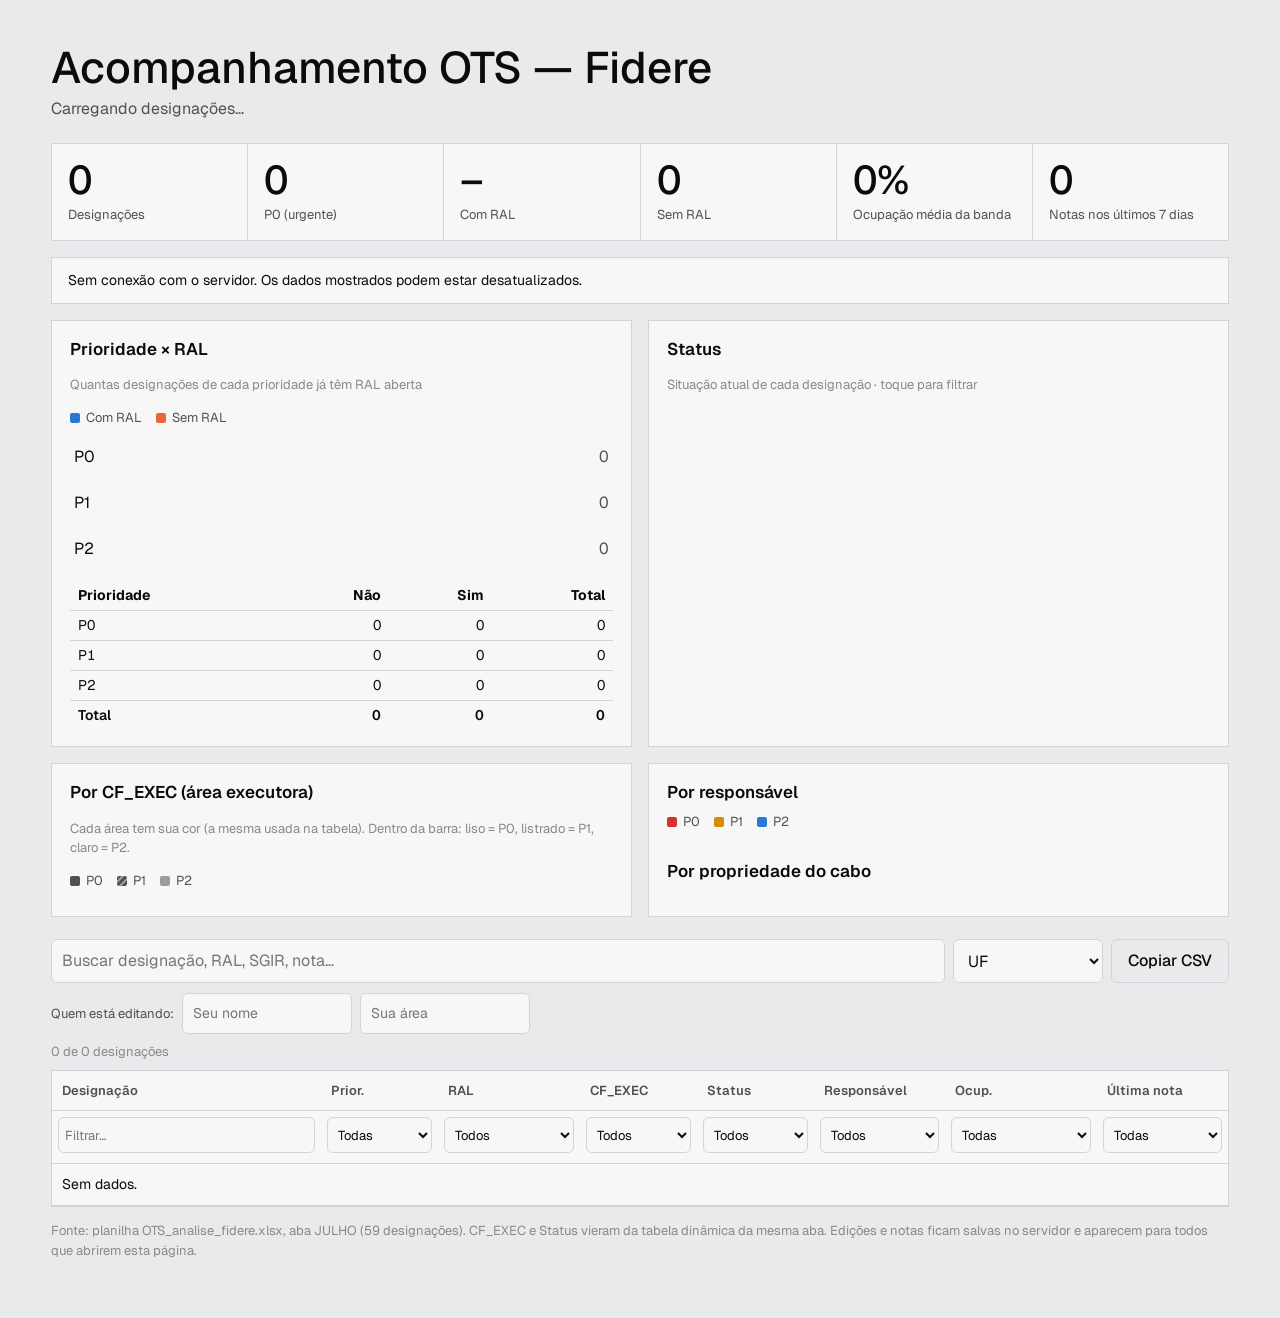
<file: ots/index.html>
<!DOCTYPE html>
<html lang="pt-BR">
<head>
<meta charset="utf-8">
<meta name="viewport" content="width=device-width,initial-scale=1">
<meta name="robots" content="noindex,nofollow">
<meta name="theme-color" content="#141517">
<title>OTS Fidere · Acompanhamento</title>
<link rel="preconnect" href="https://fonts.googleapis.com">
<link href="https://fonts.googleapis.com/css2?family=Geist:wght@400;500;600&display=swap" rel="stylesheet">
<style>
/* VOICE: sala de operação — clínico, direto, número primeiro.
   IDEA: painel de instrumentos do COP: leitura grande, escala, ponteiro laranja no que está filtrado.
   PICTURE: matriz Prioridade × RAL como barras empilhadas grandes; demais quebras abaixo; a lista é a ferramenta.
   COLOUR and TYPE: alumínio #e9eaec, preto, ponteiro #ff4f00; noite #141517. Geist 500/400.
   LAYOUT: título + leituras; gráficos 2×2; filtros numa linha; tabela; ficha da designação em gaveta. */
:root{color-scheme:light dark;
--bg:light-dark(#e9eaec,#141517);--card:light-dark(#f7f7f8,#1c1d20);--ink:light-dark(#0b0b0b,#f0efec);--ink2:light-dark(#52514e,#b4b3ad);--mut:light-dark(#8a8986,#7d7c78);
--line:light-dark(#d3d4d7,#2c2d31);--acc:#ff4f00;
--p0:light-dark(#d4322c,#ff6b63);--p1:light-dark(#d98a00,#f5b13d);--p2:light-dark(#2a78d6,#5598e7);--pn:light-dark(#c9c9c6,#5a5a5f);
--sim:light-dark(#2a78d6,#3987e5);--nao:light-dark(#eb6834,#d95926)}
:root[data-theme=light]{color-scheme:light}:root[data-theme=dark]{color-scheme:dark}
*{box-sizing:border-box;min-width:0}
body{margin:0;background:var(--bg);color:var(--ink);font:16px/1.5 Geist,system-ui,sans-serif;overflow-x:clip}
.band{padding:clamp(20px,3.5vw,48px) max(4vw,14px)}
.wrap{max-width:1240px;margin:0 auto}
h1{font-size:clamp(28px,4.4vw,44px);line-height:1.05;font-weight:500;margin:0 0 6px;text-wrap:balance}
h2{font-size:17px;font-weight:600;margin:0 0 2px}
.sub{color:var(--ink2);margin:0}
.small{font-size:13px;color:var(--mut)}
.top{display:flex;flex-wrap:wrap;gap:12px 24px;align-items:flex-end;justify-content:space-between}
.me{display:flex;gap:8px;align-items:center;flex-wrap:wrap;font-size:14px;color:var(--ink2)}
.kpis{display:grid;grid-template-columns:repeat(auto-fit,minmax(150px,1fr));gap:1px;background:var(--line);border:1px solid var(--line);margin-top:22px}
.kpi{background:var(--card);padding:14px 16px}
.kpi b{display:block;font-size:clamp(28px,3.6vw,40px);font-weight:500;line-height:1.1;font-variant-numeric:tabular-nums}
.kpi span{font-size:13px;color:var(--ink2)}
.grid{display:grid;grid-template-columns:repeat(2,minmax(0,1fr));gap:16px;margin-top:16px}
@media(max-width:900px){.grid{grid-template-columns:minmax(0,1fr)}}
.card{background:var(--card);border:1px solid var(--line);padding:16px 18px}
.legend{display:flex;gap:14px;flex-wrap:wrap;font-size:13px;color:var(--ink2);margin:6px 0 10px}
.legend i{display:inline-block;width:10px;height:10px;border-radius:2px;margin-right:6px;vertical-align:-1px}
.rows{display:grid;gap:6px}
.row{display:grid;grid-template-columns:minmax(90px,38%) minmax(0,1fr) 36px;gap:10px;align-items:center;font-size:14px;cursor:pointer;padding:3px 4px;border-radius:4px}
.row:hover,.row:focus-visible{background:light-dark(#ebecef,#25262a);outline:none}
.row.on{box-shadow:inset 3px 0 0 var(--acc)}
.row .lb{overflow:hidden;text-overflow:ellipsis;white-space:nowrap;color:var(--ink)}
.row .n{text-align:right;font-variant-numeric:tabular-nums;color:var(--ink2)}
.bar{display:flex;gap:2px;height:18px}
.bar s{display:block;height:100%;border-radius:0 4px 4px 0;text-decoration:none;min-width:2px}
.bar s:not(:last-child){border-radius:0}
.bar s:first-child:not(:last-child){border-radius:0}
.big .row{grid-template-columns:60px minmax(0,1fr) 44px;font-size:16px}
.big .bar{height:34px}
.big .bar s{display:flex;align-items:center;justify-content:center;font-size:13px;color:#fff;font-weight:600}
.mtx{width:100%;border-collapse:collapse;font-size:14px;margin-top:12px;font-variant-numeric:tabular-nums}
.mtx th,.mtx td{padding:4px 8px;border-bottom:1px solid var(--line);text-align:right}.mtx th:first-child,.mtx td:first-child{text-align:left}
.mtx tr:last-child td{font-weight:600;border-bottom:0}
.filters{display:flex;flex-wrap:wrap;gap:8px;align-items:center;margin:22px 0 10px}
input,select,textarea,button{font:inherit;font-size:16px;color:var(--ink)}
input,select,textarea{background:var(--card);border:1px solid var(--line);border-radius:6px;padding:9px 10px;min-height:44px}
textarea{min-height:84px;width:100%;resize:vertical}
input:focus-visible,select:focus-visible,textarea:focus-visible,button:focus-visible{outline:2px solid var(--acc);outline-offset:1px}
#q{flex:1 1 220px}
.filters select{flex:0 1 150px}
button{min-height:44px;padding:0 16px;border-radius:6px;border:1px solid var(--ink);background:var(--ink);color:var(--bg);cursor:pointer;font-weight:500}
button.ghost{background:transparent;color:var(--ink);border-color:var(--line)}
button.link{background:none;border:0;color:var(--ink2);padding:0 6px;min-height:32px;text-decoration:underline;font-size:14px}
button:disabled{opacity:.45;cursor:default}
.chips{display:flex;gap:6px;flex-wrap:wrap}
.chip{font-size:13px;border:1px solid var(--acc);color:var(--ink);border-radius:20px;padding:3px 10px;cursor:pointer;background:transparent;min-height:30px}
.tw{background:var(--card);border:1px solid var(--line);overflow-x:auto}
table.list{width:100%;border-collapse:collapse;font-size:14px}
.list th{position:sticky;top:0;background:var(--card);text-align:left;font-weight:600;font-size:13px;color:var(--ink2);padding:10px;border-bottom:1px solid var(--line);white-space:nowrap}
.list td{padding:10px;border-bottom:1px solid var(--line);vertical-align:top}
.list tbody tr{cursor:pointer}.list tbody tr:hover{background:light-dark(#efeff1,#222327)}
.des{font-weight:500;white-space:nowrap}
.pr{display:inline-block;min-width:30px;text-align:center;border-radius:4px;padding:1px 6px;font-size:12px;font-weight:600;color:#fff}
.pr.P0{background:var(--p0);color:#fff}.pr.P1{background:var(--p1);color:#1a1200}.pr.P2{background:var(--p2);color:#fff}.pr.x{background:var(--pn);color:var(--ink)}
.last{color:var(--ink2);max-width:360px;display:-webkit-box;-webkit-line-clamp:2;-webkit-box-orient:vertical;overflow:hidden}
.num{text-align:right;font-variant-numeric:tabular-nums;white-space:nowrap}
dialog{border:0;padding:0;margin:0 0 0 auto;height:100%;max-height:100%;width:min(720px,100%);background:var(--bg);color:var(--ink)}
dialog::backdrop{background:rgb(0 0 0/.45)}
.dh{position:sticky;top:0;background:var(--bg);display:flex;justify-content:space-between;gap:12px;align-items:flex-start;padding:16px 20px;border-bottom:1px solid var(--line);z-index:2}
.db{padding:16px 20px 40px}
.fg{display:grid;grid-template-columns:repeat(2,minmax(0,1fr));gap:10px 12px}
.fg label{display:grid;gap:4px;font-size:13px;color:var(--ink2)}
.fg .w{grid-column:1/-1}
@media(max-width:600px){.fg{grid-template-columns:minmax(0,1fr)}}
.sec{margin-top:26px}
.note{border-left:2px solid var(--line);padding:8px 0 8px 12px;margin:10px 0}
.note.mine{border-left-color:var(--acc)}
.note .h{font-size:13px;color:var(--ink2);display:flex;gap:4px 10px;flex-wrap:wrap;align-items:center}
.note .h b{color:var(--ink);font-weight:600}
.note p{margin:4px 0 0;white-space:pre-wrap;overflow-wrap:anywhere}
.tag{font-size:12px;border:1px solid var(--line);border-radius:4px;padding:0 6px}
.msg{font-size:14px;color:var(--ink2);min-height:20px}
.banner{background:var(--card);border:1px solid var(--line);padding:12px 16px;margin-top:16px;font-size:14px}
.files{display:inline-flex;align-items:center;gap:8px;min-height:44px;padding:0 18px;border-radius:6px;background:var(--acc);color:#fff;font-weight:600;font-size:15px;text-decoration:none;box-shadow:0 3px 0 light-dark(#b33800,#8a2f00);transition:transform .08s,box-shadow .08s,filter .15s;-webkit-tap-highlight-color:transparent;user-select:none}
.files[hidden]{display:none}
.files:hover{filter:brightness(1.06)}
.files:active{transform:translateY(3px);box-shadow:0 0 0 transparent;filter:brightness(.95)}
.files:focus-visible{outline:2px solid var(--ink);outline-offset:2px}
.files svg{width:18px;height:18px;flex:none}
.topr{display:flex;flex-direction:column;align-items:flex-end;gap:8px}
@media(max-width:600px){.topr{align-items:stretch;width:100%}.files{justify-content:center}}
button:not(.link):active{transform:translateY(1px)}
#login{margin:auto;height:fit-content;max-height:calc(100% - 24px);overflow:auto;width:min(440px,calc(100% - 24px));border-radius:10px;padding:24px;background:var(--card)}
#login form{display:grid;gap:10px}#login form[hidden]{display:none}#login label{display:grid;gap:4px;font-size:13px;color:var(--ink2)}
/* área (CF_EXEC) com cor própria; responsável tinge a linha */
.dot{display:inline-block;width:10px;height:10px;border-radius:3px;margin-right:6px;vertical-align:-1px;flex:none}
.list tbody tr{background:color-mix(in srgb,var(--rc,transparent) 9%,transparent)}
.list tbody tr:hover{background:color-mix(in srgb,var(--rc,#888) 17%,transparent)}
.list tbody tr td:first-child{box-shadow:inset 4px 0 0 color-mix(in srgb,var(--rc,transparent) 70%,transparent)}
.fr th{padding:6px 6px 10px;font-weight:400}
.fr input,.fr select{width:100%;min-height:36px;font-size:13px;padding:5px 6px;min-width:80px}
.list th.sort{cursor:pointer;user-select:none}.list th.sort:hover{color:var(--ink)}
.ralc{display:flex;flex-direction:column;gap:4px;min-width:120px}
.ralc select,.ralc input{min-height:34px;font-size:14px;padding:4px 6px}
.ralc input{width:120px;font-variant-numeric:tabular-nums}
.ralc.sim select{border-color:var(--sim)}.ralc.nao select{border-color:var(--nao)}
.occ{min-width:76px}.occ b{font-weight:500}
.meter{height:6px;border-radius:3px;background:color-mix(in srgb,var(--ink) 12%,transparent);margin-top:5px;overflow:hidden}
.meter i{display:block;height:100%;border-radius:3px}
.idbar{display:flex;gap:8px;flex-wrap:wrap;align-items:center;font-size:13px;color:var(--ink2)}
.idbar input{min-height:40px;font-size:14px;flex:0 1 170px}
.toast{position:fixed;left:50%;bottom:20px;transform:translateX(-50%);background:var(--ink);color:var(--bg);padding:10px 16px;border-radius:8px;font-size:14px;z-index:50;max-width:calc(100% - 24px)}
@media(max-width:600px){table{font-size:13px}.stack thead tr:first-child{display:none}.stack .fr{display:grid;grid-template-columns:1fr 1fr;gap:6px}.stack .fr th{padding:2px}.stack tr{display:grid;padding-block:10px}.stack td{display:flow-root;border:0;padding:3px 10px;padding-inline-start:8em;text-align:start}.stack td::before{content:attr(data-l);float:inline-start;width:7.5em;margin-inline-start:-8em;white-space:normal;color:var(--mut)}.stack td:empty{display:none}.stack tbody tr{border-bottom:1px solid var(--line)}}
@media(prefers-reduced-motion:no-preference){.bar s{transition:width .35s ease}}
</style>
<script>new MutationObserver(()=>{for(const c of document.querySelectorAll('.stack td:not([data-l])')){let i=0,p=c;while(p=p.previousElementSibling)i+=p.colSpan;c.dataset.l=c.closest('table').rows[0].cells[i]?.textContent||''}}).observe(document,{childList:true,subtree:true})</script>
</head>
<body>
<section class="band"><div class="wrap">
  <div class="top">
    <div>
      <h1 id="headline">Acompanhamento OTS — Fidere</h1>
      <p class="sub" id="lede">Carregando designações…</p>
    </div>
    <div class="topr">
      <a class="files" id="files" role="button" hidden target="_blank" rel="noopener noreferrer"><svg viewBox="0 0 24 24" fill="none" stroke="currentColor" stroke-width="2" stroke-linejoin="round" aria-hidden="true"><path d="M3 6.5A1.5 1.5 0 0 1 4.5 5h5l2 2.5h8A1.5 1.5 0 0 1 21 9v9.5a1.5 1.5 0 0 1-1.5 1.5h-15A1.5 1.5 0 0 1 3 18.5z"/></svg>Arquivos do projeto</a>
      <div class="me" id="me"></div>
    </div>
  </div>
  <div class="kpis" id="kpis"></div>
  <div id="banner"></div>

  <div class="grid">
    <div class="card">
      <h2>Prioridade × RAL</h2>
      <p class="small">Quantas designações de cada prioridade já têm RAL aberta</p>
      <div class="legend"><span><i style="background:var(--sim)"></i>Com RAL</span><span><i style="background:var(--nao)"></i>Sem RAL</span></div>
      <div class="rows big" id="c1"></div>
      <table class="mtx" id="m1"></table>
    </div>
    <div class="card">
      <h2>Status</h2>
      <p class="small">Situação atual de cada designação · toque para filtrar</p>
      <div class="rows" id="c3" style="margin-top:12px"></div>
    </div>
    <div class="card">
      <h2>Por CF_EXEC (área executora)</h2>
      <p class="small">Cada área tem sua cor (a mesma usada na tabela). Dentro da barra: liso = P0, listrado = P1, claro = P2.</p>
      <div class="legend" style="margin-top:4px"><span><i style="background:var(--ink2)"></i>P0</span><span><i style="background:repeating-linear-gradient(135deg,var(--ink2) 0 3px,color-mix(in srgb,var(--ink2) 55%,var(--card)) 3px 5px)"></i>P1</span><span><i style="background:color-mix(in srgb,var(--ink2) 55%,var(--card))"></i>P2</span></div>
      <div class="rows" id="c2"></div>
    </div>
    <div class="card">
      <h2>Por responsável</h2>
      <div class="legend"><span><i style="background:var(--p0)"></i>P0</span><span><i style="background:var(--p1)"></i>P1</span><span><i style="background:var(--p2)"></i>P2</span></div>
      <div class="rows" id="c4"></div>
      <h2 style="margin-top:18px">Por propriedade do cabo</h2>
      <div class="rows" id="c5" style="margin-top:8px"></div>
    </div>
  </div>

  <div class="filters">
    <input id="q" type="search" placeholder="Buscar designação, RAL, SGIR, nota…" aria-label="Buscar">
    <select id="fU" aria-label="UF"><option value="">UF</option><option>RJ</option><option>ES</option></select>
    <button class="ghost" id="copy">Copiar CSV</button>
  </div>
  <div class="idbar"><span>Quem está editando:</span><input id="gN" placeholder="Seu nome" autocomplete="name" aria-label="Seu nome"><input id="gA" list="dl-area" placeholder="Sua área" aria-label="Sua área"></div>
  <div class="chips" id="chips"></div>
  <p class="small" id="count" style="margin:8px 0"></p>
  <div class="tw"><table class="list stack" id="list">
    <thead><tr><th class="sort" data-s="designacao">Designação</th><th class="sort" data-s="prioridade">Prior.</th><th class="sort" data-s="ral">RAL</th><th class="sort" data-s="cfExec">CF_EXEC</th><th class="sort" data-s="status">Status</th><th class="sort" data-s="responsavel">Responsável</th><th class="sort num" data-s="ocup">Ocup.</th><th class="sort" data-s="nota">Última nota</th></tr>
    <tr class="fr">
      <th><input id="hDes" type="search" placeholder="Filtrar…" aria-label="Filtrar designação"></th>
      <th><select id="hPr" aria-label="Filtrar prioridade"><option value="">Todas</option><option>P0</option><option>P1</option><option>P2</option><option value="—">Sem</option></select></th>
      <th><select id="hRal" aria-label="Filtrar RAL"><option value="">Todos</option><option value="Sim">Sim</option><option value="Sim#">Sim com nº</option><option value="Sim-">Sim sem nº</option><option value="Não">Não</option></select></th>
      <th><select id="hCf" aria-label="Filtrar CF_EXEC"></select></th>
      <th><select id="hSt" aria-label="Filtrar status"></select></th>
      <th><select id="hRe" aria-label="Filtrar responsável"></select></th>
      <th><select id="hOc" aria-label="Filtrar ocupação"><option value="">Todas</option><option value="0-25">até 25%</option><option value="25-50">25–50%</option><option value="50-75">50–75%</option><option value="75-101">75% ou mais</option><option value="x">sem dado</option></select></th>
      <th><select id="hNt" aria-label="Filtrar última nota"><option value="">Todas</option><option value="com">Com nota</option><option value="sem">Sem nota</option></select></th>
    </tr></thead>
    <tbody></tbody></table></div>
  <p class="small" style="margin-top:14px">Fonte: planilha OTS_analise_fidere.xlsx, aba JULHO (59 designações). CF_EXEC e Status vieram da tabela dinâmica da mesma aba. Edições e notas ficam salvas no servidor e aparecem para todos que abrirem esta página.</p>

</div></section>

<dialog id="dlg" aria-labelledby="dT">
  <div class="dh">
    <div><h2 id="dT" style="font-size:22px;font-weight:500"></h2><div class="small" id="dS"></div></div>
    <button class="ghost" id="dX" aria-label="Fechar">Fechar</button>
  </div>
  <div class="db">
    <div class="fg" style="margin-bottom:16px;padding:12px;border:1px solid var(--line);border-radius:8px">
      <label>Seu nome<input id="iN" autocomplete="name" placeholder="Quem está editando"></label>
      <label>Sua área<input id="iA" list="dl-area" placeholder="ex.: COP REDE, NOC, NO2"></label>
      <p class="small w" style="margin:0">Fica salvo neste aparelho e aparece nas notas e no histórico de alterações.</p>
    </div>
    <form id="ff"><div class="fg" id="fg"></div>
      <div style="display:flex;gap:10px;align-items:center;margin-top:14px;flex-wrap:wrap"><button id="sv" type="submit">Salvar alterações</button><span class="msg" id="svm"></span></div>
    </form>
    <div class="sec">
      <h2>Histórico de notas</h2>
      <p class="small">Cada nota registra quem escreveu e a área. Uma nota só pode ser editada ou apagada no aparelho em que foi escrita.</p>
      <form id="nf" style="display:grid;gap:8px;margin-top:10px">
        <textarea id="nt" placeholder="Nova atualização…" aria-label="Texto da nota"></textarea>
        <div style="display:flex;gap:10px;align-items:center;flex-wrap:wrap"><button id="nb" type="submit">Registrar nota</button><span class="msg" id="nm"></span></div>
      </form>
      <div id="notes"></div>
    </div>
    <div class="sec"><h2>Últimas alterações de campos</h2><div id="hist" class="small"></div></div>
  </div>
</dialog>
<div id="dls"></div>


<script>
{
const API='https://sir-push.srfelipehenrique.workers.dev/ots';
const $=s=>document.querySelector(s);
const esc=v=>String(v??'').replace(/[&<>"']/g,c=>({'&':'&amp;','<':'&lt;','>':'&gt;','"':'&quot;',"'":'&#39;'}[c]));
const LS={get:k=>{try{return localStorage.getItem(k)||''}catch{return ''}},set:(k,v)=>{try{v?localStorage.setItem(k,v):localStorage.removeItem(k)}catch{}}};
const FIELDS=[
 ['prioridade','Prioridade (P0, P1, P2)','sel',['','P0','P1','P2']],
 ['criticidade','Criticidade','sel',['','urgente','crítico']],
 ['ral','RAL?','sel',['Sim','Não']],
 ['numRal','Nº RAL','txt'],['ralRef','RAL (referência)','txt'],
 ['sgir','SGIR','txt'],
 ['cfExec','CF_EXEC','dl'],['status','Status','dl'],
 ['responsavel','Responsável','dl'],['area','Área (coluna AREA)','dl'],
 ['origem','Origem','dl'],['propriedade','Propriedade do cabo','dl'],
 ['classif','Classif. rede','dl'],['uf','UF','sel',['','RJ','ES']],
 ['regional','Regional','txt'],['mes','Mês','month'],
 ['capacidade','Capacidade máx. (canais)','num'],['ocupacao','Ocupação (canais)','num'],
 ['justificativa','Justificativa','area']];
const LBL=Object.fromEntries(FIELDS.map(f=>[f[0],f[1]]));
/* Sem login: cada aparelho tem um segredo aleatório que identifica as notas que ele escreveu */
let DEV=LS.get('ots_dev');if(!/^[a-f0-9]{48}$/.test(DEV)){DEV=[...crypto.getRandomValues(new Uint8Array(24))].map(b=>b.toString(16).padStart(2,'0')).join('');LS.set('ots_dev',DEV)}
let MYDEV='';
(async()=>{try{const h=await crypto.subtle.digest('SHA-256',new TextEncoder().encode('dev:'+DEV));MYDEV=[...new Uint8Array(h)].map(b=>b.toString(16).padStart(2,'0')).join('').slice(0,24);if(cur)renderNotes(true)}catch{}})();
const who=()=>({autor:$('#iN').value.trim(),area:$('#iA').value.trim()});
let OTS=[],NOTES={},NAMES={},CFG={},REV=0,filt={},cur=null,busy=false;
const prKey=o=>o.prioridade||'—';
const ocup=o=>(o.capacidade>0&&o.ocupacao!=null)?o.ocupacao/o.capacidade:null;
const fmtD=t=>t?new Date(t).toLocaleString('pt-BR',{day:'2-digit',month:'2-digit',year:'2-digit',hour:'2-digit',minute:'2-digit'}):'';
const nm=x=>x?.byName||NAMES[x?.by]||'—';

async function api(op,extra={}){
  const r=await fetch(API,{method:'POST',headers:{'Content-Type':'application/json'},body:JSON.stringify({op,dev:DEV,...extra})});
  let j={};try{j=await r.json()}catch{}
  if(!r.ok)throw Object.assign(j,{status:r.status});
  return j;
}
const ERR={nome:'Informe seu nome no topo da ficha.',area:'Informe sua área.',texto:'Escreva a nota.',autor:'Só dá para alterar notas escritas neste aparelho.'};
const errMsg=e=>ERR[e?.error]||(e instanceof TypeError?'Sem conexão com o servidor.':'Não foi possível concluir. Tente de novo.');

async function load(force){
  if(busy)return;busy=true;
  try{const s=await api('pstate',{since:force?0:REV});
    if(!s.same){REV=s.rev;NAMES=s.names||{};CFG=s.config||{};NOTES=s.notes||{};
      OTS=Object.entries(s.ots||{}).map(([id,o])=>({id,...o})).sort((a,b)=>(a.linha||0)-(b.linha||0));
      render();if(cur&&$('#dlg').open&&!$('#ff').contains(document.activeElement))openOts(cur,true)}
    $('#banner').innerHTML='';hdr()}
  catch(err){$('#banner').innerHTML='<div class="banner">Sem conexão com o servidor. Os dados mostrados podem estar desatualizados.</div>'}
  busy=false}
function hdr(){
  const f=$('#files');if(CFG.filesUrl&&/^https:\/\//.test(CFG.filesUrl)){f.href=CFG.filesUrl;f.hidden=false}else f.hidden=true;
  $('#me').textContent=LS.get('ots_nome')?`Você: ${LS.get('ots_nome')}${LS.get('ots_area')?' · '+LS.get('ots_area'):''}`:'';
}
function notesFor(id){
  const o=OTS.find(x=>x.id===id),out=[];
  (o?.legado||[]).forEach((n,i)=>out.push({k:'L'+i,legacy:true,autor:n.autor,area:n.area,texto:n.texto,at:0}));
  for(const [nid,n] of Object.entries(NOTES))if(n.ots===id)out.push({k:nid,dev:n.dev,autor:n.autor||NAMES[n.uid]||'—',area:n.area,texto:n.texto,at:n.at,ed:n.editedAt});
  return out.sort((a,b)=>b.at-a.at);
}
const lastNote=id=>notesFor(id)[0]?.texto||'';

/* Cores: cada área (CF_EXEC) e cada responsável recebe uma cor fixa pela ordem alfabética */
const PAL=['#2a78d6','#e5484d','#2f9e44','#d98a00','#8e4ec6','#0f9b9b','#d6409f','#7a5c3e','#5b6bd6','#9c9c1f','#e8590c','#1c7ed6','#c2255c','#37b24d','#ae3ec9','#0ca678'];
const colorMap=key=>{const v=[...new Set(OTS.map(o=>o[key]).filter(Boolean))].sort((a,b)=>a.localeCompare(b));const m={};v.forEach((x,i)=>m[x]=PAL[i%PAL.length]);return m};
let CFC={},REC={},sortBy=null,sortDir=1;
const ralRank=o=>o.ral==='Sim'?(o.numRal?0:1):2;
const prRank=o=>({P0:0,P1:1,P2:2})[o.prioridade]??3;
function sortList(l){
  const val={designacao:o=>o.designacao,prioridade:prRank,ral:ralRank,cfExec:o=>o.cfExec||'~',status:o=>o.status||'~',responsavel:o=>o.responsavel||'~',ocup:o=>ocup(o)??-1,nota:o=>lastNote(o.id)?0:1};
  return l.slice().sort((a,b)=>{
    if(sortBy){const x=val[sortBy](a),y=val[sortBy](b);const c=typeof x==='number'?x-y:String(x).localeCompare(String(y));if(c)return c*sortDir}
    /* padrão: RAL Sim com nº, depois Sim sem nº, depois Não; dentro, P0→P2 */
    return ralRank(a)-ralRank(b)||prRank(a)-prRank(b)||(a.linha||0)-(b.linha||0)});
}
function toast(t){let el=$('#toast');if(!el){el=document.createElement('div');el.id='toast';el.className='toast';el.setAttribute('role','status');document.body.appendChild(el)}el.textContent=t;el.hidden=false;clearTimeout(toast.t);toast.t=setTimeout(()=>el.hidden=true,3500)}
function matches(o){
  const q=$('#q').value.trim().toLowerCase();
  if(filt.prioridade&&prKey(o)!==filt.prioridade)return false;
  if(filt.ral){if(filt.ral==='Sim#'){if(o.ral!=='Sim'||!o.numRal)return false}else if(filt.ral==='Sim-'){if(o.ral!=='Sim'||o.numRal)return false}else if(o.ral!==filt.ral)return false}
  if(filt.des&&!o.designacao.toLowerCase().includes(filt.des.toLowerCase()))return false;
  if(filt.ocup){const oc=ocup(o);if(filt.ocup==='x'){if(oc!=null)return false}else{const [a,b]=filt.ocup.split('-').map(Number);if(oc==null||oc*100<a||oc*100>=b)return false}}
  if(filt.nota){const has=!!lastNote(o.id);if(filt.nota==='com'?!has:has)return false}
  if(filt.uf&&o.uf!==filt.uf)return false;
  for(const k of ['cfExec','status','responsavel','propriedade'])if(filt[k]!=null&&(o[k]||'(vazio)')!==filt[k])return false;
  if(q){const hay=[o.designacao,o.numRal,o.ralRef,o.sgir,o.cfExec,o.status,o.responsavel,o.justificativa,o.area,...notesFor(o.id).map(n=>n.texto)].join(' ').toLowerCase();if(!hay.includes(q))return false}
  return true;
}
const HF={des:'#hDes',prioridade:'#hPr',ral:'#hRal',cfExec:'#hCf',status:'#hSt',responsavel:'#hRe',ocup:'#hOc',nota:'#hNt',uf:'#fU'};
function syncHF(){for(const [k,id] of Object.entries(HF)){const el=$(id);if(el&&document.activeElement!==el)el.value=filt[k]||''}}
function setF(k,v){filt[k]=filt[k]===v?undefined:v;syncHF();render()}
function stackRows(el,groups,key,big){
  const max=Math.max(1,...groups.map(g=>g.tot));
  el.innerHTML=groups.map(g=>`<div class="row${filt[key]===g.k?' on':''}" tabindex="0" data-k="${esc(key)}" data-v="${esc(g.k)}" title="${esc(g.k)}: ${esc(g.segs.filter(s=>s.n).map(s=>s.n+' '+s.l).join(', '))}">
   <span class="lb">${g.dot?`<i class="dot" style="background:${g.dot}"></i>`:''}${esc(g.k)}</span><span class="bar">${g.segs.filter(s=>s.n).map(s=>`<s style="width:${s.n/max*100}%;background:${s.c}" title="${esc(s.l)}: ${s.n}">${big?s.n:''}</s>`).join('')}</span><span class="n">${g.tot}</span></div>`).join('');
}
function groupBy(list,key){
  const m={};list.forEach(o=>{const k=o[key]||'(vazio)';(m[k]=m[k]||{k,P0:0,P1:0,P2:0,'—':0,tot:0});m[k][prKey(o)]++;m[k].tot++});
  return Object.values(m).sort((a,b)=>b.tot-a.tot||a.k.localeCompare(b.k)).map(r=>({k:r.k,tot:r.tot,segs:[{l:'P0',n:r.P0,c:'var(--p0)'},{l:'P1',n:r.P1,c:'var(--p1)'},{l:'P2',n:r.P2,c:'var(--p2)'},{l:'sem prioridade',n:r['—'],c:'var(--pn)'}]}));
}
function render(){
  const all=OTS,list=all.filter(matches);
  const pri=all.filter(o=>o.prioridade),com=pri.filter(o=>o.ral==='Sim').length,p0=all.filter(o=>o.prioridade==='P0');
  const p0s=p0.filter(o=>o.ral!=='Sim').length;
  $('#headline').textContent=pri.length?`${com} de ${pri.length} OTS priorizadas já têm RAL; ${p0s} P0 seguem sem RAL`:'Acompanhamento OTS — Fidere';
  $('#lede').textContent=all.length?`Regional RJ/ES · ${all.length} designações em acompanhamento · toque numa barra para filtrar a lista`:'Carregando designações…';
  const occ=all.map(ocup).filter(v=>v!=null),avg=occ.length?occ.reduce((a,b)=>a+b,0)/occ.length:0;
  const wk=Date.now()-7*864e5,nn=Object.values(NOTES).filter(n=>n.at>wk).length;
  $('#kpis').innerHTML=[[all.length,'Designações'],[p0.length,'P0 (urgente)'],[pri.length?Math.round(com/pri.length*100)+'%':'–','Com RAL'],[pri.length-com,'Sem RAL'],[Math.round(avg*100)+'%','Ocupação média da banda'],[nn,'Notas nos últimos 7 dias']].map(([v,l])=>`<div class="kpi"><b>${esc(v)}</b><span>${esc(l)}</span></div>`).join('');
  const g1=['P0','P1','P2'].map(p=>{const s=pri.filter(o=>o.prioridade===p);const y=s.filter(o=>o.ral==='Sim').length;return{k:p,tot:s.length,segs:[{l:'com RAL',n:y,c:'var(--sim)'},{l:'sem RAL',n:s.length-y,c:'var(--nao)'}]}});
  stackRows($('#c1'),g1,'prioridade',true);
  const t=g1.reduce((a,g)=>[a[0]+g.segs[1].n,a[1]+g.segs[0].n,a[2]+g.tot],[0,0,0]);
  $('#m1').innerHTML=`<tr><th>Prioridade</th><th>Não</th><th>Sim</th><th>Total</th></tr>`+g1.map(g=>`<tr><td>${g.k}</td><td>${g.segs[1].n}</td><td>${g.segs[0].n}</td><td>${g.tot}</td></tr>`).join('')+`<tr><td>Total</td><td>${t[0]}</td><td>${t[1]}</td><td>${t[2]}</td></tr>`;
  CFC=colorMap('cfExec');REC=colorMap('responsavel');
  stackRows($('#c2'),groupBy(all,'cfExec').map(g=>{const c=CFC[g.k]||'#8a8986';return{...g,dot:c,segs:g.segs.map((s,i)=>({...s,c:i===3?'var(--pn)':[c,`repeating-linear-gradient(135deg,${c} 0 5px,color-mix(in srgb,${c} 55%,var(--card)) 5px 9px)`,`color-mix(in srgb,${c} 55%,var(--card))`][i]}))}}),'cfExec');
  const st={};all.forEach(o=>{const k=o.status||'(vazio)';st[k]=(st[k]||0)+1});
  stackRows($('#c3'),Object.entries(st).sort((a,b)=>b[1]-a[1]).map(([k,n])=>({k,tot:n,segs:[{l:'designações',n,c:'var(--ink2)'}]})),'status');
  stackRows($('#c4'),groupBy(all,'responsavel'),'responsavel');
  stackRows($('#c5'),groupBy(all,'propriedade'),'propriedade');
  const ch=Object.entries(filt).filter(([k,v])=>v!=null&&v!=='');
  const CL={des:'Designação',ocup:'Ocupação',nota:'Última nota',uf:'UF'},CV={'Sim#':'Sim com nº','Sim-':'Sim sem nº','0-25':'até 25%','25-50':'25–50%','50-75':'50–75%','75-101':'75% ou mais',x:'sem dado',com:'com nota',sem:'sem nota'};
  $('#chips').innerHTML=ch.map(([k,v])=>`<button class="chip" data-k="${esc(k)}">${esc(CL[k]||(LBL[k]||k).split(' (')[0])}: ${esc(CV[v]||v)} ✕</button>`).join('')+(ch.length?'<button class="link" id="clr">Limpar filtros</button>':'');
  $('#count').textContent=`${list.length} de ${all.length} designações`;
  for(const [id,k] of [['#hCf','cfExec'],['#hSt','status'],['#hRe','responsavel']]){const el=$(id);const vals=[...new Set(all.map(o=>o[k]||'(vazio)'))].sort((a,b)=>a.localeCompare(b));
    const html='<option value="">Todos</option>'+vals.map(v=>`<option value="${esc(v)}">${esc(v)}</option>`).join('');if(el.dataset.h!==html){el.innerHTML=html;el.dataset.h=html}if(document.activeElement!==el)el.value=filt[k]||''}
  for(const th of document.querySelectorAll('.list th.sort'))th.textContent=th.textContent.replace(/ [▲▼]$/,'')+(sortBy===th.dataset.s?(sortDir>0?' ▲':' ▼'):'');
  if($('#list tbody').contains(document.activeElement)&&document.activeElement.matches('input,select'))return;
  $('#list tbody').innerHTML=sortList(list).map(o=>{const oc=ocup(o),pc=oc==null?null:Math.round(oc*100),sim=o.ral==='Sim',rc=REC[o.responsavel]||'';
    const mc=pc==null?'':pc>=80?'var(--p0)':pc>=50?'var(--p1)':'#2f9e44';
    return `<tr data-id="${esc(o.id)}" tabindex="0" style="${rc?`--rc:${rc}`:''}"><td class="des">${esc(o.designacao)}</td><td><span class="pr ${o.prioridade?esc(o.prioridade):'x'}">${esc(o.prioridade||'—')}</span></td>
    <td><div class="ralc ${sim?'sim':'nao'}"><select class="ralSel" data-id="${esc(o.id)}" aria-label="RAL de ${esc(o.designacao)}"><option${sim?' selected':''}>Sim</option><option${sim?'':' selected'}>Não</option></select>${sim?`<input class="ralNum" data-id="${esc(o.id)}" value="${esc(o.numRal)}" placeholder="Nº da RAL" inputmode="numeric" aria-label="Número da RAL de ${esc(o.designacao)}">`:''}</div></td>
    <td>${o.cfExec?`<i class="dot" style="background:${CFC[o.cfExec]}"></i>`:''}${esc(o.cfExec)}</td><td>${esc(o.status)}</td><td>${esc(o.responsavel)}</td>
    <td class="num occ">${pc==null?'<span class="small">—</span>':`<b>${pc}%</b><div class="meter" role="meter" aria-valuenow="${pc}" aria-valuemin="0" aria-valuemax="100"><i style="width:${Math.min(100,pc)}%;background:${mc}"></i></div>`}</td><td><span class="last">${esc(lastNote(o.id))}</span></td></tr>`}).join('')||`<tr><td colspan="8">${all.length?'Nenhuma designação com esses filtros.':'Sem dados.'}</td></tr>`;
  const dl={};for(const f of FIELDS)if(f[2]==='dl')dl[f[0]]=[...new Set(all.map(o=>o[f[0]]).filter(Boolean))].sort();
  const areas=new Set(Object.values(NOTES).map(n=>n.area).filter(Boolean));
  $('#dls').innerHTML=Object.entries(dl).map(([k,v])=>`<datalist id="dl-${k}">${v.map(x=>`<option value="${esc(x)}">`).join('')}</datalist>`).join('')+`<datalist id="dl-area">${[...areas].map(x=>`<option value="${esc(x)}">`).join('')}</datalist>`;
  if(cur&&$('#dlg').open)renderNotes();
}
function openOts(id,refresh){
  const o=OTS.find(x=>x.id===id);if(!o)return;cur=id;
  $('#dT').textContent=o.designacao;
  $('#dS').textContent=o.upd?`Última edição por ${nm(o.upd)} em ${fmtD(o.upd.at)}`:'';
  $('#fg').innerHTML=FIELDS.map(([k,l,t,opt])=>{const v=o[k]??'';let inp;
    if(t==='sel')inp=`<select name="${k}">${opt.map(x=>`<option value="${esc(x)}"${x===v?' selected':''}>${esc(x||'—')}</option>`).join('')}${opt.includes(v)?'':`<option selected>${esc(v)}</option>`}</select>`;
    else if(t==='area')inp=`<textarea name="${k}">${esc(v)}</textarea>`;
    else inp=`<input name="${k}" value="${esc(v)}" ${t==='num'?'type="number" step="any" inputmode="decimal"':t==='month'?'type="month"':''} ${t==='dl'?`list="dl-${k}"`:''}>`;
    return `<label class="${t==='area'?'w':''}">${esc(l)}${inp}</label>`}).join('')+`<label>Ocupação da banda<input disabled value="${ocup(o)==null?'':(ocup(o)*100).toFixed(1)+'%'}"></label>`;
  if(!refresh){$('#iN').value=LS.get('ots_nome');$('#iA').value=LS.get('ots_area');$('#nt').value='';$('#nm').textContent='';$('#svm').textContent=''}
  $('#hist').innerHTML=(o.hist||[]).slice().reverse().map(h=>`<div>${esc(fmtD(h.at))} · <b>${esc(nm(h))}</b> alterou ${esc(LBL[h.campo]||h.campo)}: “${esc(h.de)}” → “${esc(h.para)}”</div>`).join('')||'Nenhuma alteração ainda.';
  renderNotes(!refresh);
  if(!$('#dlg').open)$('#dlg').showModal();
}
function renderNotes(force){
  if(!force&&$('#notes [data-act2]'))return;
  $('#notes').innerHTML=notesFor(cur).map(n=>{const me=!!(n.dev&&MYDEV&&n.dev===MYDEV);
    return `<div class="note${me?' mine':''}" data-k="${esc(n.k)}"><div class="h"><b>${esc(n.autor)}</b>${n.area?`<span class="tag">${esc(n.area)}</span>`:''}<span>${n.legacy?'importada da planilha':esc(fmtD(n.at))}${n.ed?' · editada':''}</span>${me?'<button class="link" data-act="ed">Editar</button><button class="link" data-act="del">Apagar</button>':''}</div><p>${esc(n.texto)}</p></div>`}).join('')||'<p class="small">Nenhuma nota ainda.</p>';
}
$('#nf').addEventListener('submit',async e=>{e.preventDefault();
  const texto=$('#nt').value.trim(),{autor,area}=who();
  if(autor.length<2){$('#nm').textContent='Informe seu nome no topo da ficha.';$('#iN').focus();return}
  if(!area){$('#nm').textContent='Informe sua área no topo da ficha.';$('#iA').focus();return}
  if(!texto){$('#nm').textContent='Escreva a nota.';return}
  $('#nb').disabled=true;$('#nm').textContent='Salvando…';
  try{await api('pnote_add',{ots:cur,texto,autor,area});$('#nt').value='';$('#nm').textContent='Nota registrada.';await load()}
  catch(err){$('#nm').textContent=errMsg(err)}
  $('#nb').disabled=false});
$('#notes').addEventListener('click',async e=>{const b=e.target.closest('button[data-act]');if(!b)return;const k=b.closest('.note').dataset.k;const n=NOTES[k];if(!n||n.dev!==MYDEV)return;
  if(b.dataset.act==='del'){if(b.dataset.c!=='1'){b.dataset.c='1';b.textContent='Confirmar apagar';return}try{await api('pnote_del',{nid:k});await load()}catch(err){$('#nm').textContent=errMsg(err)}return}
  const box=b.closest('.note');box.querySelector('p').outerHTML=`<div style="display:grid;gap:6px;margin-top:6px"><textarea>${esc(n.texto)}</textarea><div><button data-act2="ok">Salvar nota</button> <button class="ghost" data-act2="no">Cancelar</button></div></div>`;
  box.querySelector('[data-act2=no]').onclick=()=>renderNotes(true);
  box.querySelector('[data-act2=ok]').onclick=async()=>{const v=box.querySelector('textarea').value.trim();if(!v)return;try{await api('pnote_edit',{nid:k,texto:v,autor:who().autor||n.autor});await load();renderNotes(true)}catch(err){$('#nm').textContent=errMsg(err)}}});
$('#ff').addEventListener('submit',async e=>{e.preventDefault();const o=OTS.find(x=>x.id===cur);if(!o)return;
  const ch={};for(const el of $('#fg').querySelectorAll('[name]')){const k=el.name,t=FIELDS.find(f=>f[0]===k)[2];let v=el.value.trim();if(t==='num')v=v===''?null:Number(v);if((o[k]??(t==='num'?null:''))!==v)ch[k]=v}
  if(!Object.keys(ch).length){$('#svm').textContent='Nada mudou.';return}
  if(who().autor.length<2){$('#svm').textContent='Informe seu nome no topo da ficha.';$('#iN').focus();return}
  $('#sv').disabled=true;$('#svm').textContent='Salvando…';
  try{const r=await api('pupdate',{id:cur,changes:ch,autor:who().autor});$('#svm').textContent=`Salvo (${r.mudou} campo${r.mudou>1?'s':''}).`;$('#sv').blur();await load();openOts(cur,true)}
  catch(err){$('#svm').textContent=errMsg(err)}
  $('#sv').disabled=false});
for(const [id,k] of [['#iN','ots_nome'],['#iA','ots_area']])$(id).addEventListener('change',e=>{LS.set(k,e.target.value.trim());hdr();for(const g of ['#gN','#gA'])$(g).value=LS.get(g==='#gN'?'ots_nome':'ots_area')});
$('#dX').onclick=()=>$('#dlg').close();
$('#dlg').addEventListener('close',()=>{cur=null});
$('#list').addEventListener('click',e=>{if(e.target.closest('input,select,.ralc'))return;
  const th=e.target.closest('th.sort');if(th){const k=th.dataset.s;if(sortBy===k){if(sortDir>0)sortDir=-1;else{sortBy=null;sortDir=1}}else{sortBy=k;sortDir=1}render();return}
  const tr=e.target.closest('tbody tr[data-id]');tr&&openOts(tr.dataset.id)});
$('#list').addEventListener('keydown',e=>{if(e.key==='Enter'){if(e.target.classList.contains('ralNum')){e.target.blur();return}if(e.target.closest('input,select'))return;const tr=e.target.closest('tbody tr[data-id]');tr&&openOts(tr.dataset.id)}});
/* RAL direto na tabela: Sim/Não; com Sim abre o campo do número */
async function saveRal(id,changes,el){
  const autor=who().autor;
  if(autor.length<2){toast('Informe seu nome em “Quem está editando” antes de alterar.');$('#gN').focus();render();return}
  try{await api('pupdate',{id,changes,autor});const o=OTS.find(x=>x.id===id);Object.assign(o,changes);toast('RAL salva.');el&&el.blur();render();load()}
  catch(err){toast(errMsg(err));render()}
}
$('#list').addEventListener('change',e=>{
  if(who().autor.length<2){toast('Informe seu nome em “Quem está editando” antes de alterar.');$('#gN').focus();render();return}
  if(e.target.classList.contains('ralSel')){const id=e.target.dataset.id,v=e.target.value;
    if(v==='Sim'){const o=OTS.find(x=>x.id===id);o.ral='Sim';e.target.blur();render();const inp=document.querySelector(`.ralNum[data-id="${CSS.escape(id)}"]`);inp&&inp.focus();saveRal(id,{ral:'Sim'})}
    else saveRal(id,{ral:'Não',numRal:''},e.target);return}
  if(e.target.classList.contains('ralNum')){const id=e.target.dataset.id,o=OTS.find(x=>x.id===id),v=e.target.value.trim();if(v!==(o.numRal||''))saveRal(id,{numRal:v},e.target)}});
const HE=[['#hDes','des','input'],['#hPr','prioridade','change'],['#hRal','ral','change'],['#hCf','cfExec','change'],['#hSt','status','change'],['#hRe','responsavel','change'],['#hOc','ocup','change'],['#hNt','nota','change']];
for(const [id,k,ev] of HE)$(id).addEventListener(ev,e=>{filt[k]=e.target.value||undefined;render()});
/* nome/área: mesmos campos na barra e na ficha */
const syncId=()=>{for(const id of ['#gN','#iN'])if(document.activeElement!==$(id))$(id).value=LS.get('ots_nome');for(const id of ['#gA','#iA'])if(document.activeElement!==$(id))$(id).value=LS.get('ots_area')};
for(const [id,k] of [['#gN','ots_nome'],['#gA','ots_area']])$(id).addEventListener('change',e=>{LS.set(k,e.target.value.trim());syncId();hdr()});
syncId();
document.addEventListener('click',e=>{const r=e.target.closest('.row[data-k]');if(r)setF(r.dataset.k,r.dataset.v);
  const c=e.target.closest('.chip');if(c){filt[c.dataset.k]=undefined;syncHF();render()}
  if(e.target.id==='clr'){filt={};syncHF();render()}});
document.addEventListener('keydown',e=>{if(e.key==='Enter'){const r=e.target.closest?.('.row[data-k]');r&&setF(r.dataset.k,r.dataset.v)}});
$('#q').addEventListener('input',render);
$('#fU').onchange=e=>{filt.uf=e.target.value||undefined;render()};
$('#copy').onclick=async()=>{const cols=['designacao',...FIELDS.map(f=>f[0])];const q=v=>'"'+String(v??'').replace(/"/g,'""')+'"';
  const rows=[['Designação',...FIELDS.map(f=>f[1]),'Última nota'].map(q).join(';'),...OTS.filter(matches).map(o=>[...cols.map(c=>o[c]),lastNote(o.id)].map(q).join(';'))];
  try{await navigator.clipboard.writeText(rows.join('\n'));$('#copy').textContent='CSV copiado'}catch{$('#copy').textContent='Não foi possível copiar'}setTimeout(()=>$('#copy').textContent='Copiar CSV',2500)};
$('#files').addEventListener('pointerdown',()=>{try{navigator.vibrate?.(10)}catch{}});

render();hdr();load(true);
setInterval(()=>{if(document.visibilityState==='visible')load()},30000);
document.addEventListener('visibilitychange',()=>{if(document.visibilityState==='visible')load()});
}
</script>
</body>
</html>
</file>
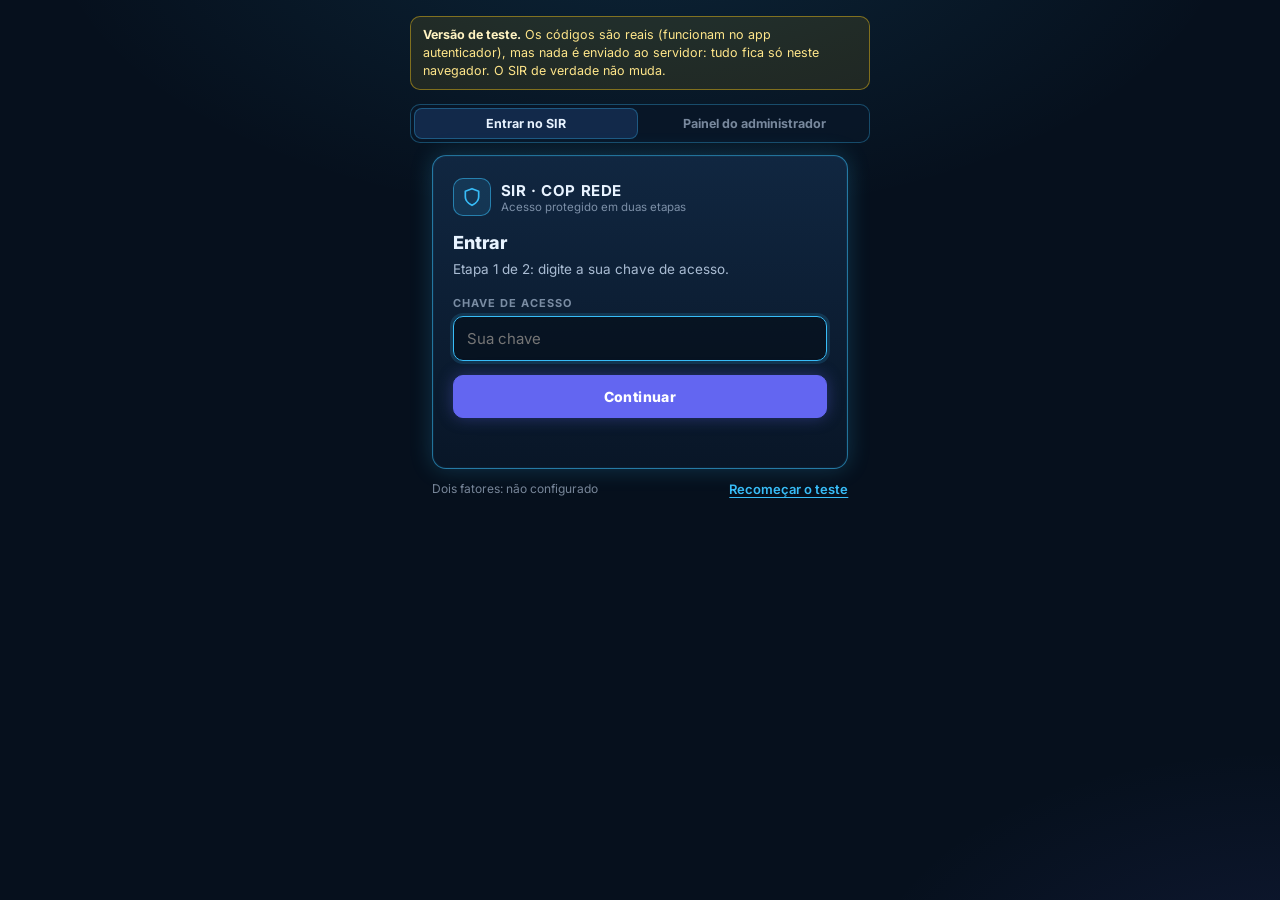
<file: teste-2fa/index.html>
<!DOCTYPE html>
<html lang="pt-BR">
<head>
<meta charset="UTF-8">
<meta name="viewport" content="width=device-width, initial-scale=1.0, viewport-fit=cover">
<meta name="robots" content="noindex, nofollow, noarchive">
<meta name="referrer" content="no-referrer">
<meta name="color-scheme" content="dark">
<meta name="theme-color" content="#06101d">
<link rel="icon" href="../assets/icon.svg" type="image/svg+xml">
<title>SIR · Teste dois fatores</title>
<script src="qrcode.js"></script>  <!-- gerador de QR hospedado junto (MIT, Kazuhiko Arase) — sem depender de site externo -->
<style>
  @import url('https://fonts.googleapis.com/css2?family=Inter:wght@400;500;600;700;800&family=JetBrains+Mono:wght@500;700;800&display=swap');
  :root {
    --bg: #06101d; --panel: #0b1a2c; --panel-2: #0f2237; --elev: #12294a;
    --neon: #38bdf8; --neon-line: rgba(56,189,248,.55); --neon-glow: rgba(56,189,248,.22);
    --accent: #6366f1; --ok: #3ee6a0; --warn: #f5c518; --red: #ff6b6b;
    --text: #e8f3ff; --soft: rgba(214,232,255,.78); --muted: rgba(214,232,255,.55); --dim: rgba(214,232,255,.3);
    --line: rgba(56,189,248,.16); --line-strong: rgba(56,189,248,.32);
    --mono: 'JetBrains Mono', ui-monospace, Consolas, monospace;
  }
  * { box-sizing: border-box; margin: 0; padding: 0; }
  body {
    min-height: 100dvh; font-family: Inter, system-ui, sans-serif; color: var(--text); -webkit-font-smoothing: antialiased;
    background: radial-gradient(1000px 520px at 50% -10%, rgba(56,189,248,.12), transparent 60%), radial-gradient(700px 400px at 100% 110%, rgba(99,102,241,.10), transparent 60%), var(--bg);
    display: flex; flex-direction: column; align-items: center; padding: 16px 16px 40px;
  }
  .banner {
    width: 100%; max-width: 460px; margin-bottom: 14px; padding: 9px 12px; border-radius: 10px;
    background: rgba(245,197,24,.10); border: 1px solid rgba(245,197,24,.45); color: #ffe68a; font-size: 12.5px; line-height: 1.45;
  }
  .banner b { color: #fff3c2; }
  .tabs { display: flex; gap: 4px; width: 100%; max-width: 460px; margin-bottom: 12px; padding: 3px; border-radius: 10px; background: rgba(9,23,40,.8); border: 1px solid var(--line-strong); }
  .tabs button { flex: 1; font: inherit; font-size: 12.5px; font-weight: 700; color: var(--muted); background: transparent; border: 0; padding: 8px 6px; border-radius: 8px; cursor: pointer; }
  .tabs button.on { background: var(--elev); color: var(--text); box-shadow: 0 0 0 1px var(--line-strong) inset; }
  .card {
    width: 100%; max-width: 460px; padding: 22px 20px 20px; border-radius: 14px;
    background: linear-gradient(180deg, rgba(17,40,66,.96), rgba(9,23,40,.96));
    border: 1px solid var(--neon-line); box-shadow: 0 0 0 1px rgba(56,189,248,.06) inset, 0 0 22px var(--neon-glow);
  }
  .logo { display: flex; align-items: center; gap: 10px; margin-bottom: 16px; }
  .logo-ic { width: 38px; height: 38px; border-radius: 10px; display: grid; place-items: center; background: rgba(56,189,248,.12); border: 1px solid var(--neon-line); color: var(--neon); }
  .logo b { font-size: 15px; letter-spacing: .6px; }
  .logo span { display: block; font-size: 11.5px; color: var(--muted); }
  h2 { font-size: 18px; font-weight: 800; margin-bottom: 6px; }
  p.lead { font-size: 13.5px; color: var(--soft); line-height: 1.5; margin-bottom: 16px; }
  label.f { display: block; font-size: 11px; font-weight: 700; letter-spacing: 1px; text-transform: uppercase; color: var(--muted); margin: 0 0 6px; }
  input.inp {
    width: 100%; font: inherit; font-size: 15px; color: var(--text); padding: 12px 13px; border-radius: 10px;
    background: rgba(6,16,29,.75); border: 1px solid var(--line-strong); outline: none;
  }
  input.inp:focus { border-color: var(--neon); box-shadow: 0 0 0 3px rgba(56,189,248,.15); }
  .btn {
    display: inline-flex; align-items: center; justify-content: center; gap: 8px; width: 100%; margin-top: 14px;
    font: inherit; font-size: 14px; font-weight: 800; letter-spacing: .4px; padding: 12px 14px; border-radius: 10px; cursor: pointer;
    background: var(--accent); color: #fff; border: 1px solid var(--accent); box-shadow: 0 0 16px rgba(99,102,241,.35);
  }
  .btn:disabled { opacity: .5; cursor: not-allowed; }
  .btn.ghost { background: transparent; color: var(--soft); border-color: var(--line-strong); box-shadow: none; font-weight: 700; }
  .btn.small { width: auto; margin: 0; padding: 7px 12px; font-size: 12.5px; }
  .link { background: none; border: 0; color: var(--neon); font: inherit; font-size: 13px; font-weight: 600; cursor: pointer; padding: 0; text-decoration: underline; text-underline-offset: 3px; }
  .msg { min-height: 20px; margin-top: 10px; font-size: 13px; color: var(--muted); }
  .msg.err { color: var(--red); } .msg.ok { color: var(--ok); }
  .otp { display: grid; grid-template-columns: repeat(6, 1fr); gap: 8px; }
  .otp input {
    width: 100%; aspect-ratio: 1 / 1.15; text-align: center; font: 800 24px var(--mono); color: var(--text);
    background: rgba(6,16,29,.8); border: 1px solid var(--line-strong); border-radius: 10px; outline: none; caret-color: var(--neon);
  }
  .otp input:focus { border-color: var(--neon); box-shadow: 0 0 0 3px rgba(56,189,248,.15); }
  .otp.shake { animation: shake .35s; }
  @keyframes shake { 20%,60% { transform: translateX(-6px); } 40%,80% { transform: translateX(6px); } }
  .steps { display: grid; gap: 14px; margin-bottom: 4px; }
  .step { display: grid; grid-template-columns: 26px 1fr; gap: 10px; }
  .step-n { width: 26px; height: 26px; border-radius: 50%; display: grid; place-items: center; font: 800 12px var(--mono); color: var(--neon); border: 1px solid var(--neon-line); background: rgba(56,189,248,.08); }
  .step-t { font-size: 13.5px; line-height: 1.5; color: var(--soft); }
  .step-t b { color: var(--text); }
  .qr-wrap { display: flex; gap: 14px; align-items: center; flex-wrap: wrap; margin-top: 10px; }
  #qr { background: #fff; padding: 8px; border-radius: 10px; width: 156px; height: 156px; }
  #qr svg { display: block; width: 140px; height: 140px; }
  .secret { font: 700 13px var(--mono); letter-spacing: 1.5px; word-break: break-all; padding: 8px 10px; border-radius: 8px; background: rgba(6,16,29,.8); border: 1px dashed var(--line-strong); color: var(--text); }
  .side { flex: 1; min-width: 170px; display: grid; gap: 8px; font-size: 12.5px; color: var(--muted); }
  .codes { display: grid; grid-template-columns: 1fr 1fr; gap: 8px; margin: 6px 0 12px; }
  .codes div { font: 700 14px var(--mono); letter-spacing: 1px; text-align: center; padding: 9px 6px; border-radius: 8px; background: rgba(6,16,29,.8); border: 1px solid var(--line-strong); }
  .codes div.used { text-decoration: line-through; color: var(--dim); }
  .chk { display: flex; gap: 9px; align-items: flex-start; font-size: 13px; color: var(--soft); margin-top: 12px; cursor: pointer; line-height: 1.4; }
  .chk input { margin-top: 2px; accent-color: var(--accent); width: 16px; height: 16px; flex: none; }
  .ok-ic { width: 54px; height: 54px; border-radius: 50%; display: grid; place-items: center; margin: 4px auto 12px; background: rgba(62,230,160,.12); border: 1px solid rgba(62,230,160,.5); color: var(--ok); box-shadow: 0 0 18px rgba(62,230,160,.25); }
  .center { text-align: center; }
  .row { display: flex; gap: 8px; align-items: center; justify-content: space-between; margin-top: 12px; }
  .timer { font: 700 12px var(--mono); color: var(--muted); }
  .bar { height: 3px; border-radius: 3px; background: var(--line); overflow: hidden; margin-top: 6px; }
  .bar i { display: block; height: 100%; background: var(--neon); transition: width 1s linear; }
  .people { display: grid; gap: 8px; margin: 10px 0 4px; }
  .person { display: grid; grid-template-columns: 1fr auto; gap: 4px 10px; align-items: center; padding: 10px 12px; border-radius: 10px; background: rgba(6,16,29,.6); border: 1px solid var(--line); }
  .person b { font-size: 14px; } .person small { grid-column: 1; font-size: 11.5px; color: var(--muted); }
  .pill { grid-row: 1 / span 2; grid-column: 2; font-size: 10.5px; font-weight: 800; letter-spacing: .5px; padding: 3px 8px; border-radius: 999px; }
  .pill.on { background: rgba(62,230,160,.14); color: var(--ok); } .pill.wait { background: rgba(245,197,24,.14); color: var(--warn); } .pill.off { background: rgba(255,107,107,.14); color: var(--red); }
  .person .acts { grid-column: 1 / -1; display: flex; gap: 8px; margin-top: 4px; }
  .invite { margin-top: 10px; padding: 10px 12px; border-radius: 10px; background: rgba(56,189,248,.06); border: 1px solid var(--line-strong); font-size: 12.5px; color: var(--soft); line-height: 1.5; }
  .invite code { display: block; margin-top: 6px; font: 600 11.5px var(--mono); word-break: break-all; color: var(--text); }
  .foot { width: 100%; max-width: 460px; margin-top: 12px; display: flex; justify-content: space-between; gap: 10px; font-size: 12px; color: var(--muted); }
  [hidden] { display: none !important; }
</style>
</head>
<body>

<div class="banner"><b>Versão de teste.</b> Os códigos são reais (funcionam no app autenticador), mas nada é enviado ao servidor: tudo fica só neste navegador. O SIR de verdade não muda.</div>

<div class="tabs" role="tablist">
  <button class="on" data-tab="user">Entrar no SIR</button>
  <button data-tab="admin">Painel do administrador</button>
</div>

<!-- ═════════ Fluxo do usuário ═════════ -->
<section id="tab-user">
<div class="card">
  <div class="logo">
    <div class="logo-ic"><svg width="20" height="20" viewBox="0 0 24 24" fill="none" stroke="currentColor" stroke-width="2" stroke-linecap="round" stroke-linejoin="round"><path d="M12 22s8-4 8-10V5l-8-3-8 3v7c0 6 8 10 8 10z"/></svg></div>
    <div><b>SIR · COP REDE</b><span>Acesso protegido em duas etapas</span></div>
  </div>

  <!-- 1. Chave -->
  <div data-screen="key">
    <h2>Entrar</h2>
    <p class="lead">Etapa 1 de 2: digite a sua chave de acesso.</p>
    <label class="f" for="in-key">Chave de acesso</label>
    <input class="inp" id="in-key" type="password" autocomplete="current-password" placeholder="Sua chave">
    <button class="btn" id="b-key">Continuar</button>
    <div class="msg" id="m-key"></div>
  </div>

  <!-- 2. Configurar (primeira vez) -->
  <div data-screen="setup" hidden>
    <h2>Ative a verificação em duas etapas</h2>
    <p class="lead">Só é feito uma vez. Depois, além da chave, o SIR vai pedir um código que muda a cada 30 segundos no seu celular.</p>
    <div class="steps">
      <div class="step"><span class="step-n">1</span><div class="step-t">Instale um app autenticador no celular: <b>Google Authenticator</b> ou <b>Microsoft Authenticator</b> (App Store / Play Store).</div></div>
      <div class="step"><span class="step-n">2</span><div class="step-t">No app, toque em <b>+</b> e <b>leia o QR code</b>. Se estiver no próprio celular, toque em <b>Adicionar ao app</b> ou digite o código abaixo.
        <div class="qr-wrap">
          <div id="qr"></div>
          <div class="side">
            <a class="btn small" id="otp-link" href="#">Adicionar ao app</a>
            <span>Ou digite no app:</span>
            <div class="secret" id="secret"></div>
            <button class="link" id="b-copy-secret" type="button">Copiar código</button>
          </div>
        </div>
      </div></div>
      <div class="step"><span class="step-n">3</span><div class="step-t">Digite o código de 6 dígitos que o app mostrar para <b>SIR COP REDE</b>.</div></div>
    </div>
    <div class="otp" id="otp-setup" style="margin-top:12px"></div>
    <button class="btn" id="b-setup">Confirmar e ativar</button>
    <div class="msg" id="m-setup"></div>
  </div>

  <!-- 3. Códigos de recuperação -->
  <div data-screen="recovery" hidden>
    <h2>Guarde seus códigos de recuperação</h2>
    <p class="lead">Se perder ou trocar de celular, use <b>um</b> destes códigos no lugar do código do app. Cada um funciona uma única vez.</p>
    <div class="codes" id="codes"></div>
    <div class="row" style="margin-top:0">
      <button class="btn small ghost" id="b-copy-codes" type="button">Copiar códigos</button>
      <span class="msg" id="m-codes" style="margin:0"></span>
    </div>
    <label class="chk"><input type="checkbox" id="ck-saved"> Guardei os códigos em um lugar seguro (fora deste celular).</label>
    <button class="btn" id="b-recovery" disabled>Concluir</button>
  </div>

  <!-- 4. Login com código -->
  <div data-screen="code" hidden>
    <h2>Código de verificação</h2>
    <p class="lead">Etapa 2 de 2: abra o app autenticador e digite o código de <b>SIR COP REDE</b>.</p>
    <div class="otp" id="otp-login"></div>
    <label class="chk"><input type="checkbox" id="ck-trust" checked> Confiar neste aparelho por 30 dias</label>
    <button class="btn" id="b-code">Entrar</button>
    <div class="msg" id="m-code"></div>
    <div class="row">
      <button class="link" id="b-use-rec" type="button">Usar código de recuperação</button>
      <button class="link" id="b-back" type="button">Voltar</button>
    </div>
    <div id="rec-box" hidden style="margin-top:12px">
      <label class="f" for="in-rec">Código de recuperação</label>
      <input class="inp" id="in-rec" placeholder="XXXX-XXXX" autocomplete="one-time-code" style="font-family:var(--mono);letter-spacing:2px;text-transform:uppercase">
      <button class="btn ghost" id="b-rec">Entrar com código de recuperação</button>
    </div>
  </div>

  <!-- 5. Liberado -->
  <div data-screen="done" hidden class="center">
    <div class="ok-ic"><svg width="26" height="26" viewBox="0 0 24 24" fill="none" stroke="currentColor" stroke-width="2.5" stroke-linecap="round" stroke-linejoin="round"><path d="M20 6 9 17l-5-5"/></svg></div>
    <h2>Acesso liberado</h2>
    <p class="lead" id="done-txt"></p>
    <button class="btn" id="b-next">Simular o próximo acesso</button>
    <button class="btn ghost" id="b-forget">Simular aparelho novo (pede o código de novo)</button>
  </div>
</div>

<div class="foot">
  <span id="foot-state"></span>
  <button class="link" id="b-reset" type="button">Recomeçar o teste</button>
</div>

<div class="card" id="helper" style="margin-top:12px" hidden>
  <label class="f">Código atual (só nesta versão de teste)</label>
  <div class="row" style="margin-top:4px">
    <span class="secret" id="cur-code" style="font-size:20px;letter-spacing:4px"></span>
    <span class="timer" id="cur-time"></span>
  </div>
  <div class="bar"><i id="cur-bar"></i></div>
  <p class="lead" style="margin:10px 0 0;font-size:12px">Para conferir que o app está gerando o mesmo código. Na versão real esta caixa não existe.</p>
</div>
</section>

<!-- ═════════ Administrador (opção: cada pessoa com o seu app) ═════════ -->
<section id="tab-admin" hidden>
<div class="card">
  <div class="logo">
    <div class="logo-ic"><svg width="20" height="20" viewBox="0 0 24 24" fill="none" stroke="currentColor" stroke-width="2" stroke-linecap="round" stroke-linejoin="round"><path d="M16 21v-2a4 4 0 0 0-4-4H6a4 4 0 0 0-4 4v2"/><circle cx="9" cy="7" r="4"/><path d="M22 21v-2a4 4 0 0 0-3-3.87M16 3.13a4 4 0 0 1 0 7.75"/></svg></div>
    <div><b>Pessoas com acesso</b><span>Só na opção "cada pessoa com o seu app"</span></div>
  </div>
  <p class="lead">Você convida cada pessoa. Ela abre o link, configura o app autenticador e passa a entrar com o próprio código. O nome dela aparece nas notas automaticamente.</p>
  <div class="people" id="people"></div>
  <label class="f" for="in-person" style="margin-top:14px">Convidar pessoa</label>
  <div class="row" style="margin-top:0">
    <input class="inp" id="in-person" placeholder="Nome (ex.: João — Equipe NO1)">
    <button class="btn small" id="b-invite" type="button">Convidar</button>
  </div>
  <div class="invite" id="invite" hidden></div>
</div>
</section>

<script>
(function () {
  'use strict';
  /* Chave real do SIR (mesmo hash da tela de bloqueio atual) */
  const KEY_HASH = '329acaf5d0f68075ccc1e62cea32157db54a9ffe29e1c1d590c81ac9158a1a13';
  const OWNER_KEY_HASH = '588b399bfeca1ffef59031ae1d8acb4e79f3f3d9148e411eab3d43d986eb377f';
  const LS = 'sir_2fa_teste';
  const ISSUER = 'SIR COP REDE';

  const $ = id => document.getElementById(id);
  const load = () => { try { return JSON.parse(localStorage.getItem(LS)) || {}; } catch (e) { return {}; } };
  const save = s => { try { localStorage.setItem(LS, JSON.stringify(s)); } catch (e) {} };
  let S = load();

  /* ── TOTP (RFC 6238) — o mesmo cálculo do Google Authenticator ── */
  const B32 = 'ABCDEFGHIJKLMNOPQRSTUVWXYZ234567';
  function b32enc(bytes) { let bits = 0, val = 0, out = ''; for (const b of bytes) { val = (val << 8) | b; bits += 8; while (bits >= 5) { out += B32[(val >>> (bits - 5)) & 31]; bits -= 5; } } if (bits) out += B32[(val << (5 - bits)) & 31]; return out; }
  function b32dec(s) { let bits = 0, val = 0; const out = []; for (const c of s.replace(/=+$/, '')) { val = (val << 5) | B32.indexOf(c); bits += 5; if (bits >= 8) { out.push((val >>> (bits - 8)) & 255); bits -= 8; } } return new Uint8Array(out); }
  async function totp(secret, step) {
    const key = await crypto.subtle.importKey('raw', b32dec(secret), { name: 'HMAC', hash: 'SHA-1' }, false, ['sign']);
    const buf = new ArrayBuffer(8); const dv = new DataView(buf); dv.setUint32(0, Math.floor(step / 4294967296)); dv.setUint32(4, step >>> 0);
    const h = new Uint8Array(await crypto.subtle.sign('HMAC', key, buf)); const o = h[19] & 15;
    return String((((h[o] & 127) << 24) | (h[o + 1] << 16) | (h[o + 2] << 8) | h[o + 3]) % 1e6).padStart(6, '0');
  }
  const nowStep = () => Math.floor(Date.now() / 30000);
  async function verify(secret, code) {
    for (const d of [-1, 0, 1]) if (await totp(secret, nowStep() + d) === code) return true;   /* tolera 30 s de relógio adiantado/atrasado */
    return false;
  }
  async function sha256(t) { const b = await crypto.subtle.digest('SHA-256', new TextEncoder().encode(t)); return [...new Uint8Array(b)].map(x => x.toString(16).padStart(2, '0')).join(''); }
  const rnd = n => crypto.getRandomValues(new Uint8Array(n));
  function recCodes() { const A = 'ABCDEFGHJKLMNPQRSTUVWXYZ23456789'; return Array.from({ length: 8 }, () => { const r = rnd(8); let s = ''; r.forEach((b, i) => { s += A[b % A.length]; if (i === 3) s += '-'; }); return s; }); }

  /* ── Telas ── */
  function show(name) {
    document.querySelectorAll('[data-screen]').forEach(el => el.hidden = el.dataset.screen !== name);
    $('helper').hidden = !(S.secret && (name === 'setup' || name === 'code'));
    footState();
    const first = document.querySelector(`[data-screen="${name}"] input:not([type=checkbox])`); if (first) setTimeout(() => first.focus(), 50);
  }
  function footState() {
    const t = S.trustUntil && S.trustUntil > Date.now();
    $('foot-state').textContent = !S.secret ? 'Dois fatores: não configurado' : t ? `Aparelho confiável até ${new Date(S.trustUntil).toLocaleDateString('pt-BR')}` : 'Dois fatores: ativo';
  }
  function msg(id, t, cls) { const m = $(id); m.textContent = t || ''; m.className = 'msg' + (cls ? ' ' + cls : ''); }

  /* Caixas de 6 dígitos (aceita colar o código inteiro; iPhone sugere o código do teclado) */
  function buildOtp(boxId, onFull) {
    const box = $(boxId); box.innerHTML = '';
    const ins = Array.from({ length: 6 }, (_, i) => { const x = document.createElement('input'); x.inputMode = 'numeric'; x.maxLength = 1; x.autocomplete = i ? 'off' : 'one-time-code'; x.setAttribute('aria-label', 'Dígito ' + (i + 1)); box.appendChild(x); return x; });
    const val = () => ins.map(x => x.value).join('');
    ins.forEach((x, i) => {
      x.addEventListener('input', () => {
        const d = x.value.replace(/\D/g, '');
        if (d.length > 1) { d.slice(0, 6).split('').forEach((c, k) => { if (ins[i + k]) ins[i + k].value = c; }); ins[Math.min(5, i + d.length - 1)].focus(); }
        else { x.value = d; if (d && ins[i + 1]) ins[i + 1].focus(); }
        if (val().length === 6) onFull(val());
      });
      x.addEventListener('keydown', e => { if (e.key === 'Backspace' && !x.value && ins[i - 1]) { ins[i - 1].focus(); ins[i - 1].value = ''; } if (e.key === 'Enter' && val().length === 6) onFull(val()); });
      x.addEventListener('paste', e => { const d = (e.clipboardData.getData('text') || '').replace(/\D/g, '').slice(0, 6); if (d.length === 6) { e.preventDefault(); d.split('').forEach((c, k) => ins[k].value = c); onFull(d); } });
    });
    return { val, clear() { ins.forEach(x => x.value = ''); ins[0].focus(); }, shake() { box.classList.remove('shake'); void box.offsetWidth; box.classList.add('shake'); } };
  }

  /* Limite de tentativas: 5 erros → espera 30 s (no servidor real seria por aparelho/IP) */
  function locked(id) { if (S.lockUntil && S.lockUntil > Date.now()) { msg(id, `Muitas tentativas erradas. Aguarde ${Math.ceil((S.lockUntil - Date.now()) / 1000)} s.`, 'err'); return true; } return false; }
  function fail(id, t) { S.fails = (S.fails || 0) + 1; if (S.fails >= 5) { S.lockUntil = Date.now() + 30000; S.fails = 0; } save(S); msg(id, t, 'err'); }

  /* 1. Chave */
  async function doKey() {
    if (locked('m-key')) return;
    const k = $('in-key').value.trim();
    if (!k) return msg('m-key', 'Digite a chave.', 'err');
    if (![KEY_HASH, OWNER_KEY_HASH].includes(await sha256(k))) return fail('m-key', 'Chave incorreta.');
    S.fails = 0; save(S); $('in-key').value = ''; msg('m-key', '');
    if (!S.secret) return startSetup();
    if (S.trustUntil && S.trustUntil > Date.now()) return done('Este aparelho é confiável: entrou só com a chave, sem pedir o código.');
    show('code'); otpLogin.clear();
  }
  $('b-key').onclick = doKey;
  $('in-key').addEventListener('keydown', e => { if (e.key === 'Enter') doKey(); });

  /* 2. Configuração */
  let pending = null;
  function startSetup() {
    pending = b32enc(rnd(20));
    const label = encodeURIComponent(ISSUER + ':Felipe');
    const uri = `otpauth://totp/${label}?secret=${pending}&issuer=${encodeURIComponent(ISSUER)}&algorithm=SHA1&digits=6&period=30`;
    $('qr').innerHTML = '';
    try { const q = qrcode(0, 'M'); q.addData(uri); q.make(); $('qr').innerHTML = q.createSvgTag({ cellSize: 4, margin: 0, scalable: true }); } catch (e) { $('qr').textContent = 'QR indisponível'; }
    $('otp-link').href = uri;
    $('secret').textContent = pending.match(/.{1,4}/g).join(' ');
    S.secret = null; S.pendingSecret = pending; save(S);
    $('helper').hidden = false; tick();
    show('setup'); $('helper').hidden = false; otpSetup.clear(); msg('m-setup', '');
  }
  $('b-copy-secret').onclick = () => navigator.clipboard?.writeText(pending).then(() => msg('m-setup', 'Código copiado. Cole no app autenticador.', 'ok'));
  async function doSetup(code) {
    code = code || otpSetup.val();
    if (code.length !== 6) return msg('m-setup', 'Digite os 6 dígitos.', 'err');
    if (!(await verify(pending, code))) { otpSetup.shake(); otpSetup.clear(); return msg('m-setup', 'Código não confere. Confira se leu o QR certo e digite o código atual.', 'err'); }
    S.secret = pending; delete S.pendingSecret; S.codes = recCodes(); S.used = []; save(S);
    $('codes').innerHTML = S.codes.map(c => `<div>${c}</div>`).join('');
    $('ck-saved').checked = false; $('b-recovery').disabled = true;
    show('recovery');
  }
  $('b-setup').onclick = () => doSetup();

  /* 3. Códigos de recuperação */
  $('ck-saved').onchange = e => $('b-recovery').disabled = !e.target.checked;
  $('b-copy-codes').onclick = () => navigator.clipboard?.writeText('Códigos de recuperação — SIR COP REDE\n' + S.codes.join('\n')).then(() => msg('m-codes', 'Copiados', 'ok'));
  $('b-recovery').onclick = () => { S.trustUntil = Date.now() + 30 * 864e5; save(S); done('Verificação em duas etapas ativada. Este aparelho fica liberado por 30 dias.'); };

  /* 4. Entrar com código */
  async function doCode(code) {
    if (locked('m-code')) return;
    code = code || otpLogin.val();
    if (code.length !== 6) return msg('m-code', 'Digite os 6 dígitos.', 'err');
    if (!(await verify(S.secret, code))) { otpLogin.shake(); otpLogin.clear(); return fail('m-code', 'Código incorreto ou expirado. Use o código que está aparecendo agora no app.'); }
    S.fails = 0;
    if ($('ck-trust').checked) S.trustUntil = Date.now() + 30 * 864e5;
    save(S);
    done($('ck-trust').checked ? 'Código aceito. Este aparelho fica liberado por 30 dias.' : 'Código aceito. Na próxima vez o código será pedido de novo.');
  }
  $('b-code').onclick = () => doCode();
  $('b-back').onclick = () => show('key');
  $('b-use-rec').onclick = () => { $('rec-box').hidden = !$('rec-box').hidden; if (!$('rec-box').hidden) $('in-rec').focus(); };
  $('b-rec').onclick = () => {
    if (locked('m-code')) return;
    const c = $('in-rec').value.trim().toUpperCase().replace(/\s/g, '');
    const i = (S.codes || []).indexOf(c);
    if (i < 0 || (S.used || []).includes(c)) return fail('m-code', 'Código de recuperação inválido ou já usado.');
    S.used.push(c); S.fails = 0; save(S); $('in-rec').value = ''; $('rec-box').hidden = true;
    done(`Entrou com código de recuperação. Restam ${S.codes.length - S.used.length}. Na versão real, você poderia reconfigurar o app em seguida.`);
  };

  /* 5. Concluído */
  function done(t) { $('done-txt').textContent = t; show('done'); }
  $('b-next').onclick = () => show('key');
  $('b-forget').onclick = () => { delete S.trustUntil; save(S); show('key'); };
  $('b-reset').onclick = () => { if (!confirm('Apagar a configuração de teste deste navegador? (Remova também a conta "SIR COP REDE" do app autenticador.)')) return; localStorage.removeItem(LS); S = {}; show('key'); };

  /* Código atual (só para conferir no teste) */
  async function tick() {
    const sec = S.secret || S.pendingSecret || pending;
    if (sec && !$('helper').hidden) {
      $('cur-code').textContent = (await totp(sec, nowStep())).replace(/(\d{3})/, '$1 ');
      const left = 30 - Math.floor(Date.now() / 1000) % 30;
      $('cur-time').textContent = `muda em ${left} s`; $('cur-bar').style.width = (left / 30 * 100) + '%';
    }
  }
  setInterval(tick, 1000);

  const otpSetup = buildOtp('otp-setup', c => doSetup(c));
  const otpLogin = buildOtp('otp-login', c => doCode(c));

  /* ── Administrador (simulação) ── */
  if (!S.people) S.people = [
    { n: 'Felipe (você)', s: 'on', d: 'Administrador · app configurado' },
    { n: 'Exemplo — Equipe NO1', s: 'on', d: 'App configurado · último acesso hoje' },
    { n: 'Exemplo — Equipe SU2', s: 'wait', d: 'Convite enviado · ainda não configurou' }
  ];
  function renderPeople() {
    $('people').innerHTML = S.people.map((p, i) => `<div class="person"><b>${p.n.replace(/</g, '&lt;')}</b><span class="pill ${p.s}">${{ on: 'ATIVO', wait: 'PENDENTE', off: 'BLOQUEADO' }[p.s]}</span><small>${p.d}</small>
      ${i ? `<div class="acts">${p.s === 'off' ? `<button class="btn small ghost" data-act="on" data-i="${i}">Reativar</button>` : `<button class="btn small ghost" data-act="off" data-i="${i}">Bloquear</button>`}<button class="btn small ghost" data-act="reset" data-i="${i}">Resetar app</button></div>` : ''}</div>`).join('');
  }
  $('people').onclick = e => {
    const b = e.target.closest('[data-act]'); if (!b) return;
    const p = S.people[+b.dataset.i];
    if (b.dataset.act === 'off') { p.s = 'off'; p.d = 'Bloqueado · não entra mais, mesmo com a chave'; }
    if (b.dataset.act === 'on') { p.s = 'on'; p.d = 'Reativado'; }
    if (b.dataset.act === 'reset') { p.s = 'wait'; p.d = 'Precisa configurar o app de novo (ex.: trocou de celular)'; }
    save(S); renderPeople();
  };
  $('b-invite').onclick = () => {
    const n = $('in-person').value.trim(); if (!n) return $('in-person').focus();
    const tok = b32enc(rnd(10)).toLowerCase();
    S.people.push({ n, s: 'wait', d: 'Convite enviado · ainda não configurou' }); save(S); renderPeople();
    $('in-person').value = '';
    $('invite').hidden = false;
    $('invite').innerHTML = `Convite criado para <b>${n.replace(/</g, '&lt;')}</b>. Envie este link (vale por 48 h e só uma vez):<code>${location.origin}/sir/convite#${tok}</code>`;
  };
  renderPeople();

  document.querySelector('.tabs').onclick = e => {
    const b = e.target.closest('[data-tab]'); if (!b) return;
    document.querySelectorAll('.tabs button').forEach(x => x.classList.toggle('on', x === b));
    $('tab-user').hidden = b.dataset.tab !== 'user'; $('tab-admin').hidden = b.dataset.tab !== 'admin';
  };

  show('key');
})();
</script>
</body>
</html>
</file>
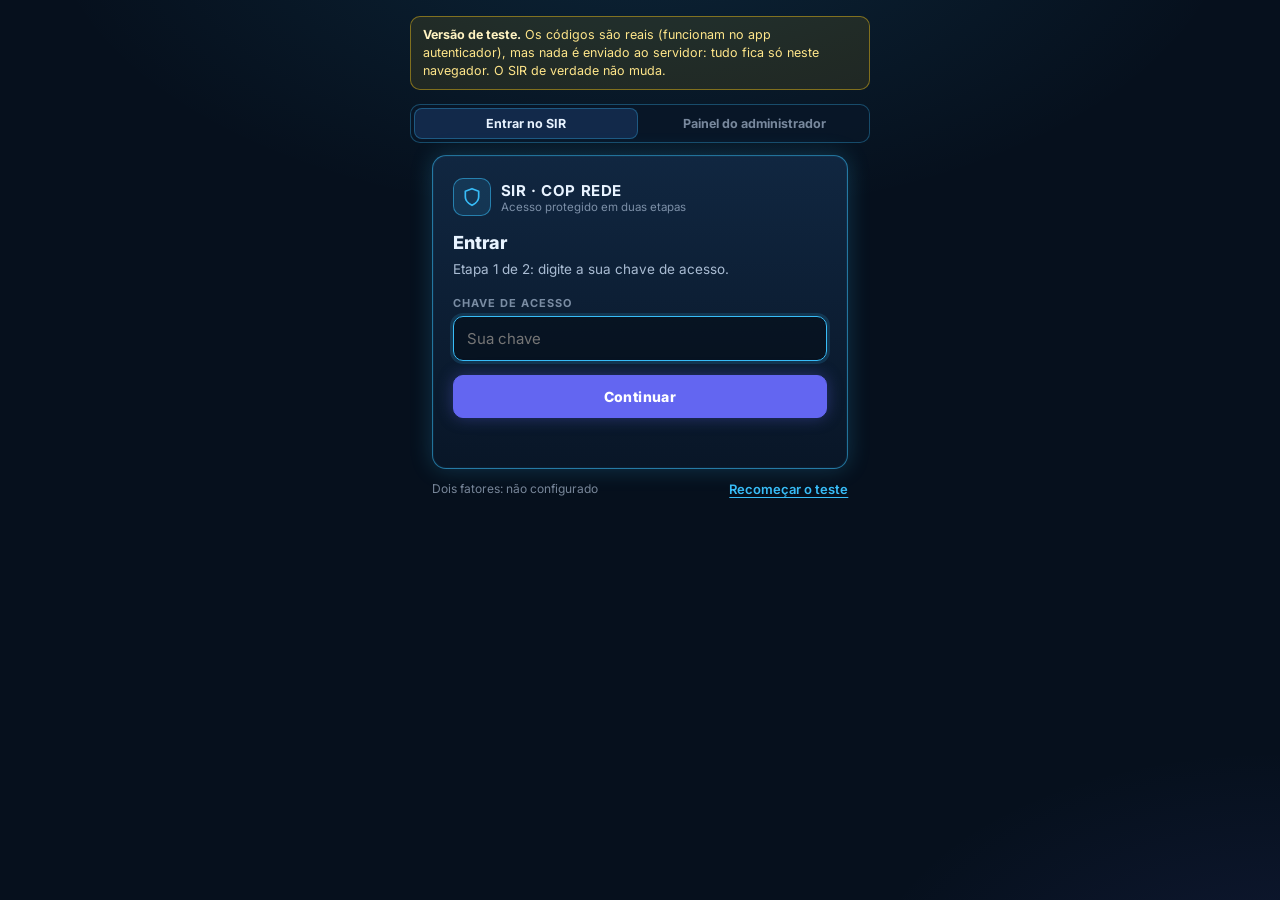
<file: backup/teste-2fa/index.html>
<!DOCTYPE html>
<html lang="pt-BR">
<head>
<meta charset="UTF-8">
<meta name="viewport" content="width=device-width, initial-scale=1.0, viewport-fit=cover">
<meta name="robots" content="noindex, nofollow, noarchive">
<meta name="referrer" content="no-referrer">
<meta name="color-scheme" content="dark">
<meta name="theme-color" content="#06101d">
<link rel="icon" href="../assets/icon.svg" type="image/svg+xml">
<title>SIR · Teste dois fatores</title>
<script src="qrcode.js"></script>  <!-- gerador de QR hospedado junto (MIT, Kazuhiko Arase) — sem depender de site externo -->
<style>
  @import url('https://fonts.googleapis.com/css2?family=Inter:wght@400;500;600;700;800&family=JetBrains+Mono:wght@500;700;800&display=swap');
  :root {
    --bg: #06101d; --panel: #0b1a2c; --panel-2: #0f2237; --elev: #12294a;
    --neon: #38bdf8; --neon-line: rgba(56,189,248,.55); --neon-glow: rgba(56,189,248,.22);
    --accent: #6366f1; --ok: #3ee6a0; --warn: #f5c518; --red: #ff6b6b;
    --text: #e8f3ff; --soft: rgba(214,232,255,.78); --muted: rgba(214,232,255,.55); --dim: rgba(214,232,255,.3);
    --line: rgba(56,189,248,.16); --line-strong: rgba(56,189,248,.32);
    --mono: 'JetBrains Mono', ui-monospace, Consolas, monospace;
  }
  * { box-sizing: border-box; margin: 0; padding: 0; }
  body {
    min-height: 100dvh; font-family: Inter, system-ui, sans-serif; color: var(--text); -webkit-font-smoothing: antialiased;
    background: radial-gradient(1000px 520px at 50% -10%, rgba(56,189,248,.12), transparent 60%), radial-gradient(700px 400px at 100% 110%, rgba(99,102,241,.10), transparent 60%), var(--bg);
    display: flex; flex-direction: column; align-items: center; padding: 16px 16px 40px;
  }
  .banner {
    width: 100%; max-width: 460px; margin-bottom: 14px; padding: 9px 12px; border-radius: 10px;
    background: rgba(245,197,24,.10); border: 1px solid rgba(245,197,24,.45); color: #ffe68a; font-size: 12.5px; line-height: 1.45;
  }
  .banner b { color: #fff3c2; }
  .tabs { display: flex; gap: 4px; width: 100%; max-width: 460px; margin-bottom: 12px; padding: 3px; border-radius: 10px; background: rgba(9,23,40,.8); border: 1px solid var(--line-strong); }
  .tabs button { flex: 1; font: inherit; font-size: 12.5px; font-weight: 700; color: var(--muted); background: transparent; border: 0; padding: 8px 6px; border-radius: 8px; cursor: pointer; }
  .tabs button.on { background: var(--elev); color: var(--text); box-shadow: 0 0 0 1px var(--line-strong) inset; }
  .card {
    width: 100%; max-width: 460px; padding: 22px 20px 20px; border-radius: 14px;
    background: linear-gradient(180deg, rgba(17,40,66,.96), rgba(9,23,40,.96));
    border: 1px solid var(--neon-line); box-shadow: 0 0 0 1px rgba(56,189,248,.06) inset, 0 0 22px var(--neon-glow);
  }
  .logo { display: flex; align-items: center; gap: 10px; margin-bottom: 16px; }
  .logo-ic { width: 38px; height: 38px; border-radius: 10px; display: grid; place-items: center; background: rgba(56,189,248,.12); border: 1px solid var(--neon-line); color: var(--neon); }
  .logo b { font-size: 15px; letter-spacing: .6px; }
  .logo span { display: block; font-size: 11.5px; color: var(--muted); }
  h2 { font-size: 18px; font-weight: 800; margin-bottom: 6px; }
  p.lead { font-size: 13.5px; color: var(--soft); line-height: 1.5; margin-bottom: 16px; }
  label.f { display: block; font-size: 11px; font-weight: 700; letter-spacing: 1px; text-transform: uppercase; color: var(--muted); margin: 0 0 6px; }
  input.inp {
    width: 100%; font: inherit; font-size: 15px; color: var(--text); padding: 12px 13px; border-radius: 10px;
    background: rgba(6,16,29,.75); border: 1px solid var(--line-strong); outline: none;
  }
  input.inp:focus { border-color: var(--neon); box-shadow: 0 0 0 3px rgba(56,189,248,.15); }
  .btn {
    display: inline-flex; align-items: center; justify-content: center; gap: 8px; width: 100%; margin-top: 14px;
    font: inherit; font-size: 14px; font-weight: 800; letter-spacing: .4px; padding: 12px 14px; border-radius: 10px; cursor: pointer;
    background: var(--accent); color: #fff; border: 1px solid var(--accent); box-shadow: 0 0 16px rgba(99,102,241,.35);
  }
  .btn:disabled { opacity: .5; cursor: not-allowed; }
  .btn.ghost { background: transparent; color: var(--soft); border-color: var(--line-strong); box-shadow: none; font-weight: 700; }
  .btn.small { width: auto; margin: 0; padding: 7px 12px; font-size: 12.5px; }
  .link { background: none; border: 0; color: var(--neon); font: inherit; font-size: 13px; font-weight: 600; cursor: pointer; padding: 0; text-decoration: underline; text-underline-offset: 3px; }
  .msg { min-height: 20px; margin-top: 10px; font-size: 13px; color: var(--muted); }
  .msg.err { color: var(--red); } .msg.ok { color: var(--ok); }
  .otp { display: grid; grid-template-columns: repeat(6, 1fr); gap: 8px; }
  .otp input {
    width: 100%; aspect-ratio: 1 / 1.15; text-align: center; font: 800 24px var(--mono); color: var(--text);
    background: rgba(6,16,29,.8); border: 1px solid var(--line-strong); border-radius: 10px; outline: none; caret-color: var(--neon);
  }
  .otp input:focus { border-color: var(--neon); box-shadow: 0 0 0 3px rgba(56,189,248,.15); }
  .otp.shake { animation: shake .35s; }
  @keyframes shake { 20%,60% { transform: translateX(-6px); } 40%,80% { transform: translateX(6px); } }
  .steps { display: grid; gap: 14px; margin-bottom: 4px; }
  .step { display: grid; grid-template-columns: 26px 1fr; gap: 10px; }
  .step-n { width: 26px; height: 26px; border-radius: 50%; display: grid; place-items: center; font: 800 12px var(--mono); color: var(--neon); border: 1px solid var(--neon-line); background: rgba(56,189,248,.08); }
  .step-t { font-size: 13.5px; line-height: 1.5; color: var(--soft); }
  .step-t b { color: var(--text); }
  .qr-wrap { display: flex; gap: 14px; align-items: center; flex-wrap: wrap; margin-top: 10px; }
  #qr { background: #fff; padding: 8px; border-radius: 10px; width: 156px; height: 156px; }
  #qr svg { display: block; width: 140px; height: 140px; }
  .secret { font: 700 13px var(--mono); letter-spacing: 1.5px; word-break: break-all; padding: 8px 10px; border-radius: 8px; background: rgba(6,16,29,.8); border: 1px dashed var(--line-strong); color: var(--text); }
  .side { flex: 1; min-width: 170px; display: grid; gap: 8px; font-size: 12.5px; color: var(--muted); }
  .codes { display: grid; grid-template-columns: 1fr 1fr; gap: 8px; margin: 6px 0 12px; }
  .codes div { font: 700 14px var(--mono); letter-spacing: 1px; text-align: center; padding: 9px 6px; border-radius: 8px; background: rgba(6,16,29,.8); border: 1px solid var(--line-strong); }
  .codes div.used { text-decoration: line-through; color: var(--dim); }
  .chk { display: flex; gap: 9px; align-items: flex-start; font-size: 13px; color: var(--soft); margin-top: 12px; cursor: pointer; line-height: 1.4; }
  .chk input { margin-top: 2px; accent-color: var(--accent); width: 16px; height: 16px; flex: none; }
  .ok-ic { width: 54px; height: 54px; border-radius: 50%; display: grid; place-items: center; margin: 4px auto 12px; background: rgba(62,230,160,.12); border: 1px solid rgba(62,230,160,.5); color: var(--ok); box-shadow: 0 0 18px rgba(62,230,160,.25); }
  .center { text-align: center; }
  .row { display: flex; gap: 8px; align-items: center; justify-content: space-between; margin-top: 12px; }
  .timer { font: 700 12px var(--mono); color: var(--muted); }
  .bar { height: 3px; border-radius: 3px; background: var(--line); overflow: hidden; margin-top: 6px; }
  .bar i { display: block; height: 100%; background: var(--neon); transition: width 1s linear; }
  .people { display: grid; gap: 8px; margin: 10px 0 4px; }
  .person { display: grid; grid-template-columns: 1fr auto; gap: 4px 10px; align-items: center; padding: 10px 12px; border-radius: 10px; background: rgba(6,16,29,.6); border: 1px solid var(--line); }
  .person b { font-size: 14px; } .person small { grid-column: 1; font-size: 11.5px; color: var(--muted); }
  .pill { grid-row: 1 / span 2; grid-column: 2; font-size: 10.5px; font-weight: 800; letter-spacing: .5px; padding: 3px 8px; border-radius: 999px; }
  .pill.on { background: rgba(62,230,160,.14); color: var(--ok); } .pill.wait { background: rgba(245,197,24,.14); color: var(--warn); } .pill.off { background: rgba(255,107,107,.14); color: var(--red); }
  .person .acts { grid-column: 1 / -1; display: flex; gap: 8px; margin-top: 4px; }
  .invite { margin-top: 10px; padding: 10px 12px; border-radius: 10px; background: rgba(56,189,248,.06); border: 1px solid var(--line-strong); font-size: 12.5px; color: var(--soft); line-height: 1.5; }
  .invite code { display: block; margin-top: 6px; font: 600 11.5px var(--mono); word-break: break-all; color: var(--text); }
  .foot { width: 100%; max-width: 460px; margin-top: 12px; display: flex; justify-content: space-between; gap: 10px; font-size: 12px; color: var(--muted); }
  [hidden] { display: none !important; }
</style>
</head>
<body>

<div class="banner"><b>Versão de teste.</b> Os códigos são reais (funcionam no app autenticador), mas nada é enviado ao servidor: tudo fica só neste navegador. O SIR de verdade não muda.</div>

<div class="tabs" role="tablist">
  <button class="on" data-tab="user">Entrar no SIR</button>
  <button data-tab="admin">Painel do administrador</button>
</div>

<!-- ═════════ Fluxo do usuário ═════════ -->
<section id="tab-user">
<div class="card">
  <div class="logo">
    <div class="logo-ic"><svg width="20" height="20" viewBox="0 0 24 24" fill="none" stroke="currentColor" stroke-width="2" stroke-linecap="round" stroke-linejoin="round"><path d="M12 22s8-4 8-10V5l-8-3-8 3v7c0 6 8 10 8 10z"/></svg></div>
    <div><b>SIR · COP REDE</b><span>Acesso protegido em duas etapas</span></div>
  </div>

  <!-- 1. Chave -->
  <div data-screen="key">
    <h2>Entrar</h2>
    <p class="lead">Etapa 1 de 2: digite a sua chave de acesso.</p>
    <label class="f" for="in-key">Chave de acesso</label>
    <input class="inp" id="in-key" type="password" autocomplete="current-password" placeholder="Sua chave">
    <button class="btn" id="b-key">Continuar</button>
    <div class="msg" id="m-key"></div>
  </div>

  <!-- 2. Configurar (primeira vez) -->
  <div data-screen="setup" hidden>
    <h2>Ative a verificação em duas etapas</h2>
    <p class="lead">Só é feito uma vez. Depois, além da chave, o SIR vai pedir um código que muda a cada 30 segundos no seu celular.</p>
    <div class="steps">
      <div class="step"><span class="step-n">1</span><div class="step-t">Instale um app autenticador no celular: <b>Google Authenticator</b> ou <b>Microsoft Authenticator</b> (App Store / Play Store).</div></div>
      <div class="step"><span class="step-n">2</span><div class="step-t">No app, toque em <b>+</b> e <b>leia o QR code</b>. Se estiver no próprio celular, toque em <b>Adicionar ao app</b> ou digite o código abaixo.
        <div class="qr-wrap">
          <div id="qr"></div>
          <div class="side">
            <a class="btn small" id="otp-link" href="#">Adicionar ao app</a>
            <span>Ou digite no app:</span>
            <div class="secret" id="secret"></div>
            <button class="link" id="b-copy-secret" type="button">Copiar código</button>
          </div>
        </div>
      </div></div>
      <div class="step"><span class="step-n">3</span><div class="step-t">Digite o código de 6 dígitos que o app mostrar para <b>SIR COP REDE</b>.</div></div>
    </div>
    <div class="otp" id="otp-setup" style="margin-top:12px"></div>
    <button class="btn" id="b-setup">Confirmar e ativar</button>
    <div class="msg" id="m-setup"></div>
  </div>

  <!-- 3. Códigos de recuperação -->
  <div data-screen="recovery" hidden>
    <h2>Guarde seus códigos de recuperação</h2>
    <p class="lead">Se perder ou trocar de celular, use <b>um</b> destes códigos no lugar do código do app. Cada um funciona uma única vez.</p>
    <div class="codes" id="codes"></div>
    <div class="row" style="margin-top:0">
      <button class="btn small ghost" id="b-copy-codes" type="button">Copiar códigos</button>
      <span class="msg" id="m-codes" style="margin:0"></span>
    </div>
    <label class="chk"><input type="checkbox" id="ck-saved"> Guardei os códigos em um lugar seguro (fora deste celular).</label>
    <button class="btn" id="b-recovery" disabled>Concluir</button>
  </div>

  <!-- 4. Login com código -->
  <div data-screen="code" hidden>
    <h2>Código de verificação</h2>
    <p class="lead">Etapa 2 de 2: abra o app autenticador e digite o código de <b>SIR COP REDE</b>.</p>
    <div class="otp" id="otp-login"></div>
    <label class="chk"><input type="checkbox" id="ck-trust" checked> Confiar neste aparelho por 30 dias</label>
    <button class="btn" id="b-code">Entrar</button>
    <div class="msg" id="m-code"></div>
    <div class="row">
      <button class="link" id="b-use-rec" type="button">Usar código de recuperação</button>
      <button class="link" id="b-back" type="button">Voltar</button>
    </div>
    <div id="rec-box" hidden style="margin-top:12px">
      <label class="f" for="in-rec">Código de recuperação</label>
      <input class="inp" id="in-rec" placeholder="XXXX-XXXX" autocomplete="one-time-code" style="font-family:var(--mono);letter-spacing:2px;text-transform:uppercase">
      <button class="btn ghost" id="b-rec">Entrar com código de recuperação</button>
    </div>
  </div>

  <!-- 5. Liberado -->
  <div data-screen="done" hidden class="center">
    <div class="ok-ic"><svg width="26" height="26" viewBox="0 0 24 24" fill="none" stroke="currentColor" stroke-width="2.5" stroke-linecap="round" stroke-linejoin="round"><path d="M20 6 9 17l-5-5"/></svg></div>
    <h2>Acesso liberado</h2>
    <p class="lead" id="done-txt"></p>
    <button class="btn" id="b-next">Simular o próximo acesso</button>
    <button class="btn ghost" id="b-forget">Simular aparelho novo (pede o código de novo)</button>
  </div>
</div>

<div class="foot">
  <span id="foot-state"></span>
  <button class="link" id="b-reset" type="button">Recomeçar o teste</button>
</div>

<div class="card" id="helper" style="margin-top:12px" hidden>
  <label class="f">Código atual (só nesta versão de teste)</label>
  <div class="row" style="margin-top:4px">
    <span class="secret" id="cur-code" style="font-size:20px;letter-spacing:4px"></span>
    <span class="timer" id="cur-time"></span>
  </div>
  <div class="bar"><i id="cur-bar"></i></div>
  <p class="lead" style="margin:10px 0 0;font-size:12px">Para conferir que o app está gerando o mesmo código. Na versão real esta caixa não existe.</p>
</div>
</section>

<!-- ═════════ Administrador (opção: cada pessoa com o seu app) ═════════ -->
<section id="tab-admin" hidden>
<div class="card">
  <div class="logo">
    <div class="logo-ic"><svg width="20" height="20" viewBox="0 0 24 24" fill="none" stroke="currentColor" stroke-width="2" stroke-linecap="round" stroke-linejoin="round"><path d="M16 21v-2a4 4 0 0 0-4-4H6a4 4 0 0 0-4 4v2"/><circle cx="9" cy="7" r="4"/><path d="M22 21v-2a4 4 0 0 0-3-3.87M16 3.13a4 4 0 0 1 0 7.75"/></svg></div>
    <div><b>Pessoas com acesso</b><span>Só na opção "cada pessoa com o seu app"</span></div>
  </div>
  <p class="lead">Você convida cada pessoa. Ela abre o link, configura o app autenticador e passa a entrar com o próprio código. O nome dela aparece nas notas automaticamente.</p>
  <div class="people" id="people"></div>
  <label class="f" for="in-person" style="margin-top:14px">Convidar pessoa</label>
  <div class="row" style="margin-top:0">
    <input class="inp" id="in-person" placeholder="Nome (ex.: João — Equipe NO1)">
    <button class="btn small" id="b-invite" type="button">Convidar</button>
  </div>
  <div class="invite" id="invite" hidden></div>
</div>
</section>

<script>
(function () {
  'use strict';
  /* Chave real do SIR (mesmo hash da tela de bloqueio atual) */
  const KEY_HASH = '329acaf5d0f68075ccc1e62cea32157db54a9ffe29e1c1d590c81ac9158a1a13';
  const LS = 'sir_2fa_teste';
  const ISSUER = 'SIR COP REDE';

  const $ = id => document.getElementById(id);
  const load = () => { try { return JSON.parse(localStorage.getItem(LS)) || {}; } catch (e) { return {}; } };
  const save = s => { try { localStorage.setItem(LS, JSON.stringify(s)); } catch (e) {} };
  let S = load();

  /* ── TOTP (RFC 6238) — o mesmo cálculo do Google Authenticator ── */
  const B32 = 'ABCDEFGHIJKLMNOPQRSTUVWXYZ234567';
  function b32enc(bytes) { let bits = 0, val = 0, out = ''; for (const b of bytes) { val = (val << 8) | b; bits += 8; while (bits >= 5) { out += B32[(val >>> (bits - 5)) & 31]; bits -= 5; } } if (bits) out += B32[(val << (5 - bits)) & 31]; return out; }
  function b32dec(s) { let bits = 0, val = 0; const out = []; for (const c of s.replace(/=+$/, '')) { val = (val << 5) | B32.indexOf(c); bits += 5; if (bits >= 8) { out.push((val >>> (bits - 8)) & 255); bits -= 8; } } return new Uint8Array(out); }
  async function totp(secret, step) {
    const key = await crypto.subtle.importKey('raw', b32dec(secret), { name: 'HMAC', hash: 'SHA-1' }, false, ['sign']);
    const buf = new ArrayBuffer(8); const dv = new DataView(buf); dv.setUint32(0, Math.floor(step / 4294967296)); dv.setUint32(4, step >>> 0);
    const h = new Uint8Array(await crypto.subtle.sign('HMAC', key, buf)); const o = h[19] & 15;
    return String((((h[o] & 127) << 24) | (h[o + 1] << 16) | (h[o + 2] << 8) | h[o + 3]) % 1e6).padStart(6, '0');
  }
  const nowStep = () => Math.floor(Date.now() / 30000);
  async function verify(secret, code) {
    for (const d of [-1, 0, 1]) if (await totp(secret, nowStep() + d) === code) return true;   /* tolera 30 s de relógio adiantado/atrasado */
    return false;
  }
  async function sha256(t) { const b = await crypto.subtle.digest('SHA-256', new TextEncoder().encode(t)); return [...new Uint8Array(b)].map(x => x.toString(16).padStart(2, '0')).join(''); }
  const rnd = n => crypto.getRandomValues(new Uint8Array(n));
  function recCodes() { const A = 'ABCDEFGHJKLMNPQRSTUVWXYZ23456789'; return Array.from({ length: 8 }, () => { const r = rnd(8); let s = ''; r.forEach((b, i) => { s += A[b % A.length]; if (i === 3) s += '-'; }); return s; }); }

  /* ── Telas ── */
  function show(name) {
    document.querySelectorAll('[data-screen]').forEach(el => el.hidden = el.dataset.screen !== name);
    $('helper').hidden = !(S.secret && (name === 'setup' || name === 'code'));
    footState();
    const first = document.querySelector(`[data-screen="${name}"] input:not([type=checkbox])`); if (first) setTimeout(() => first.focus(), 50);
  }
  function footState() {
    const t = S.trustUntil && S.trustUntil > Date.now();
    $('foot-state').textContent = !S.secret ? 'Dois fatores: não configurado' : t ? `Aparelho confiável até ${new Date(S.trustUntil).toLocaleDateString('pt-BR')}` : 'Dois fatores: ativo';
  }
  function msg(id, t, cls) { const m = $(id); m.textContent = t || ''; m.className = 'msg' + (cls ? ' ' + cls : ''); }

  /* Caixas de 6 dígitos (aceita colar o código inteiro; iPhone sugere o código do teclado) */
  function buildOtp(boxId, onFull) {
    const box = $(boxId); box.innerHTML = '';
    const ins = Array.from({ length: 6 }, (_, i) => { const x = document.createElement('input'); x.inputMode = 'numeric'; x.maxLength = 1; x.autocomplete = i ? 'off' : 'one-time-code'; x.setAttribute('aria-label', 'Dígito ' + (i + 1)); box.appendChild(x); return x; });
    const val = () => ins.map(x => x.value).join('');
    ins.forEach((x, i) => {
      x.addEventListener('input', () => {
        const d = x.value.replace(/\D/g, '');
        if (d.length > 1) { d.slice(0, 6).split('').forEach((c, k) => { if (ins[i + k]) ins[i + k].value = c; }); ins[Math.min(5, i + d.length - 1)].focus(); }
        else { x.value = d; if (d && ins[i + 1]) ins[i + 1].focus(); }
        if (val().length === 6) onFull(val());
      });
      x.addEventListener('keydown', e => { if (e.key === 'Backspace' && !x.value && ins[i - 1]) { ins[i - 1].focus(); ins[i - 1].value = ''; } if (e.key === 'Enter' && val().length === 6) onFull(val()); });
      x.addEventListener('paste', e => { const d = (e.clipboardData.getData('text') || '').replace(/\D/g, '').slice(0, 6); if (d.length === 6) { e.preventDefault(); d.split('').forEach((c, k) => ins[k].value = c); onFull(d); } });
    });
    return { val, clear() { ins.forEach(x => x.value = ''); ins[0].focus(); }, shake() { box.classList.remove('shake'); void box.offsetWidth; box.classList.add('shake'); } };
  }

  /* Limite de tentativas: 5 erros → espera 30 s (no servidor real seria por aparelho/IP) */
  function locked(id) { if (S.lockUntil && S.lockUntil > Date.now()) { msg(id, `Muitas tentativas erradas. Aguarde ${Math.ceil((S.lockUntil - Date.now()) / 1000)} s.`, 'err'); return true; } return false; }
  function fail(id, t) { S.fails = (S.fails || 0) + 1; if (S.fails >= 5) { S.lockUntil = Date.now() + 30000; S.fails = 0; } save(S); msg(id, t, 'err'); }

  /* 1. Chave */
  async function doKey() {
    if (locked('m-key')) return;
    const k = $('in-key').value.trim();
    if (!k) return msg('m-key', 'Digite a chave.', 'err');
    if (await sha256(k) !== KEY_HASH) return fail('m-key', 'Chave incorreta.');
    S.fails = 0; save(S); $('in-key').value = ''; msg('m-key', '');
    if (!S.secret) return startSetup();
    if (S.trustUntil && S.trustUntil > Date.now()) return done('Este aparelho é confiável: entrou só com a chave, sem pedir o código.');
    show('code'); otpLogin.clear();
  }
  $('b-key').onclick = doKey;
  $('in-key').addEventListener('keydown', e => { if (e.key === 'Enter') doKey(); });

  /* 2. Configuração */
  let pending = null;
  function startSetup() {
    pending = b32enc(rnd(20));
    const label = encodeURIComponent(ISSUER + ':Felipe');
    const uri = `otpauth://totp/${label}?secret=${pending}&issuer=${encodeURIComponent(ISSUER)}&algorithm=SHA1&digits=6&period=30`;
    $('qr').innerHTML = '';
    try { const q = qrcode(0, 'M'); q.addData(uri); q.make(); $('qr').innerHTML = q.createSvgTag({ cellSize: 4, margin: 0, scalable: true }); } catch (e) { $('qr').textContent = 'QR indisponível'; }
    $('otp-link').href = uri;
    $('secret').textContent = pending.match(/.{1,4}/g).join(' ');
    S.secret = null; S.pendingSecret = pending; save(S);
    $('helper').hidden = false; tick();
    show('setup'); $('helper').hidden = false; otpSetup.clear(); msg('m-setup', '');
  }
  $('b-copy-secret').onclick = () => navigator.clipboard?.writeText(pending).then(() => msg('m-setup', 'Código copiado. Cole no app autenticador.', 'ok'));
  async function doSetup(code) {
    code = code || otpSetup.val();
    if (code.length !== 6) return msg('m-setup', 'Digite os 6 dígitos.', 'err');
    if (!(await verify(pending, code))) { otpSetup.shake(); otpSetup.clear(); return msg('m-setup', 'Código não confere. Confira se leu o QR certo e digite o código atual.', 'err'); }
    S.secret = pending; delete S.pendingSecret; S.codes = recCodes(); S.used = []; save(S);
    $('codes').innerHTML = S.codes.map(c => `<div>${c}</div>`).join('');
    $('ck-saved').checked = false; $('b-recovery').disabled = true;
    show('recovery');
  }
  $('b-setup').onclick = () => doSetup();

  /* 3. Códigos de recuperação */
  $('ck-saved').onchange = e => $('b-recovery').disabled = !e.target.checked;
  $('b-copy-codes').onclick = () => navigator.clipboard?.writeText('Códigos de recuperação — SIR COP REDE\n' + S.codes.join('\n')).then(() => msg('m-codes', 'Copiados', 'ok'));
  $('b-recovery').onclick = () => { S.trustUntil = Date.now() + 30 * 864e5; save(S); done('Verificação em duas etapas ativada. Este aparelho fica liberado por 30 dias.'); };

  /* 4. Entrar com código */
  async function doCode(code) {
    if (locked('m-code')) return;
    code = code || otpLogin.val();
    if (code.length !== 6) return msg('m-code', 'Digite os 6 dígitos.', 'err');
    if (!(await verify(S.secret, code))) { otpLogin.shake(); otpLogin.clear(); return fail('m-code', 'Código incorreto ou expirado. Use o código que está aparecendo agora no app.'); }
    S.fails = 0;
    if ($('ck-trust').checked) S.trustUntil = Date.now() + 30 * 864e5;
    save(S);
    done($('ck-trust').checked ? 'Código aceito. Este aparelho fica liberado por 30 dias.' : 'Código aceito. Na próxima vez o código será pedido de novo.');
  }
  $('b-code').onclick = () => doCode();
  $('b-back').onclick = () => show('key');
  $('b-use-rec').onclick = () => { $('rec-box').hidden = !$('rec-box').hidden; if (!$('rec-box').hidden) $('in-rec').focus(); };
  $('b-rec').onclick = () => {
    if (locked('m-code')) return;
    const c = $('in-rec').value.trim().toUpperCase().replace(/\s/g, '');
    const i = (S.codes || []).indexOf(c);
    if (i < 0 || (S.used || []).includes(c)) return fail('m-code', 'Código de recuperação inválido ou já usado.');
    S.used.push(c); S.fails = 0; save(S); $('in-rec').value = ''; $('rec-box').hidden = true;
    done(`Entrou com código de recuperação. Restam ${S.codes.length - S.used.length}. Na versão real, você poderia reconfigurar o app em seguida.`);
  };

  /* 5. Concluído */
  function done(t) { $('done-txt').textContent = t; show('done'); }
  $('b-next').onclick = () => show('key');
  $('b-forget').onclick = () => { delete S.trustUntil; save(S); show('key'); };
  $('b-reset').onclick = () => { if (!confirm('Apagar a configuração de teste deste navegador? (Remova também a conta "SIR COP REDE" do app autenticador.)')) return; localStorage.removeItem(LS); S = {}; show('key'); };

  /* Código atual (só para conferir no teste) */
  async function tick() {
    const sec = S.secret || S.pendingSecret || pending;
    if (sec && !$('helper').hidden) {
      $('cur-code').textContent = (await totp(sec, nowStep())).replace(/(\d{3})/, '$1 ');
      const left = 30 - Math.floor(Date.now() / 1000) % 30;
      $('cur-time').textContent = `muda em ${left} s`; $('cur-bar').style.width = (left / 30 * 100) + '%';
    }
  }
  setInterval(tick, 1000);

  const otpSetup = buildOtp('otp-setup', c => doSetup(c));
  const otpLogin = buildOtp('otp-login', c => doCode(c));

  /* ── Administrador (simulação) ── */
  if (!S.people) S.people = [
    { n: 'Felipe (você)', s: 'on', d: 'Administrador · app configurado' },
    { n: 'Exemplo — Equipe NO1', s: 'on', d: 'App configurado · último acesso hoje' },
    { n: 'Exemplo — Equipe SU2', s: 'wait', d: 'Convite enviado · ainda não configurou' }
  ];
  function renderPeople() {
    $('people').innerHTML = S.people.map((p, i) => `<div class="person"><b>${p.n.replace(/</g, '&lt;')}</b><span class="pill ${p.s}">${{ on: 'ATIVO', wait: 'PENDENTE', off: 'BLOQUEADO' }[p.s]}</span><small>${p.d}</small>
      ${i ? `<div class="acts">${p.s === 'off' ? `<button class="btn small ghost" data-act="on" data-i="${i}">Reativar</button>` : `<button class="btn small ghost" data-act="off" data-i="${i}">Bloquear</button>`}<button class="btn small ghost" data-act="reset" data-i="${i}">Resetar app</button></div>` : ''}</div>`).join('');
  }
  $('people').onclick = e => {
    const b = e.target.closest('[data-act]'); if (!b) return;
    const p = S.people[+b.dataset.i];
    if (b.dataset.act === 'off') { p.s = 'off'; p.d = 'Bloqueado · não entra mais, mesmo com a chave'; }
    if (b.dataset.act === 'on') { p.s = 'on'; p.d = 'Reativado'; }
    if (b.dataset.act === 'reset') { p.s = 'wait'; p.d = 'Precisa configurar o app de novo (ex.: trocou de celular)'; }
    save(S); renderPeople();
  };
  $('b-invite').onclick = () => {
    const n = $('in-person').value.trim(); if (!n) return $('in-person').focus();
    const tok = b32enc(rnd(10)).toLowerCase();
    S.people.push({ n, s: 'wait', d: 'Convite enviado · ainda não configurou' }); save(S); renderPeople();
    $('in-person').value = '';
    $('invite').hidden = false;
    $('invite').innerHTML = `Convite criado para <b>${n.replace(/</g, '&lt;')}</b>. Envie este link (vale por 48 h e só uma vez):<code>${location.origin}/sir/convite#${tok}</code>`;
  };
  renderPeople();

  document.querySelector('.tabs').onclick = e => {
    const b = e.target.closest('[data-tab]'); if (!b) return;
    document.querySelectorAll('.tabs button').forEach(x => x.classList.toggle('on', x === b));
    $('tab-user').hidden = b.dataset.tab !== 'user'; $('tab-admin').hidden = b.dataset.tab !== 'admin';
  };

  show('key');
})();
</script>
</body>
</html>
</file>
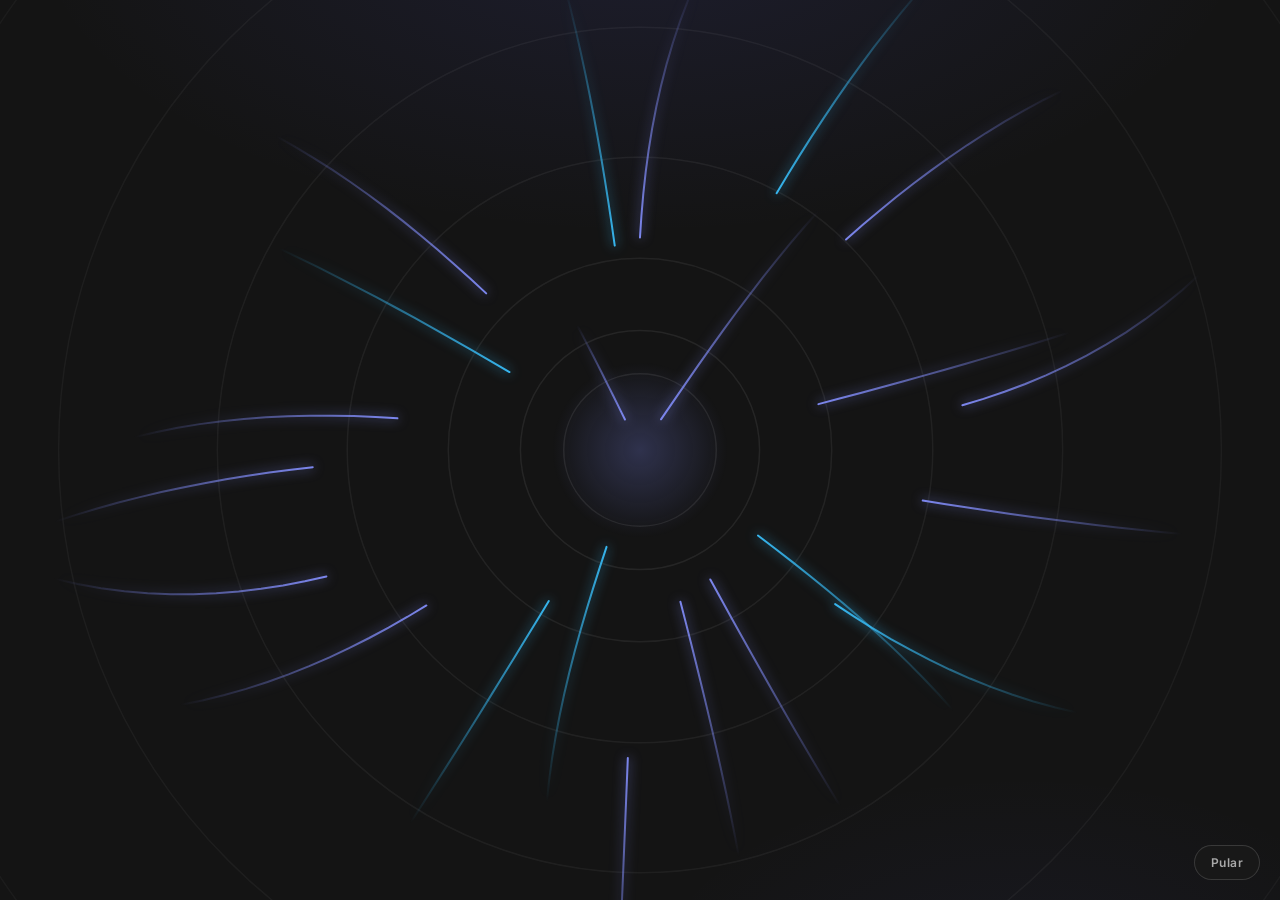
<file: pages/lock.html>
<!DOCTYPE html>
<html lang="pt-BR">
<head>
<meta charset="UTF-8">
<meta name="mobile-web-app-capable" content="yes">
<meta name="apple-mobile-web-app-capable" content="yes">
<meta name="apple-mobile-web-app-status-bar-style" content="black-translucent">
<meta name="apple-mobile-web-app-title" content="SIR">
<link rel="apple-touch-icon" href="../assets/apple-touch-icon.png">
<meta name="robots" content="noindex, nofollow, noarchive">
<meta name="referrer" content="no-referrer">
<meta name="viewport" content="width=device-width, initial-scale=1.0, viewport-fit=cover">
<meta name="color-scheme" content="dark">
<meta name="theme-color" content="#141416">
<link rel="manifest" href="../assets/manifest.json">
<link rel="icon" href="../assets/icon.svg" type="image/svg+xml">
<title>SIR · Acesso</title>
<script src="../js/theme-mode.js"></script>
<style>
  @import url('https://fonts.googleapis.com/css2?family=Inter:wght@400;500;600;700;800&family=JetBrains+Mono:wght@400;700;800&display=swap');

  :root {
    --accent: #E50914;
    --accent-glow: rgba(229,9,20,0.32);
    --bg: #141414;
    --panel: #181818;
    --elevated: #242424;
    --line: rgba(255,255,255,0.08);
    --line-strong: rgba(255,255,255,0.14);
    --text: #e2e2e2;
    --text-soft: rgba(226,226,226,0.72);
    --text-muted: rgba(226,226,226,0.42);
    --text-dim: rgba(226,226,226,0.2);
    --red: #ef4444;
    --ease-out: cubic-bezier(0.16,1,0.3,1);
    --ease-spring: cubic-bezier(0.34,1.56,0.64,1);
  }

  * { box-sizing: border-box; margin: 0; padding: 0; }

  body {
    background: var(--bg);
    background-image:
      radial-gradient(ellipse 80% 60% at 50% -10%, rgba(99,102,241,0.12) 0%, transparent 60%),
      radial-gradient(ellipse 50% 40% at 80% 110%, rgba(99,102,241,0.06) 0%, transparent 60%);
    font-family: 'Inter', system-ui, sans-serif;
    color: var(--text);
    min-height: 100dvh;
    display: flex;
    align-items: center;
    justify-content: center;
    overflow: hidden;
    -webkit-font-smoothing: antialiased;
  }

  /* ── Partículas de fundo ── */
  .bg-grid {
    position: fixed; inset: 0; pointer-events: none;
    background-image:
      linear-gradient(rgba(99,102,241,0.04) 1px, transparent 1px),
      linear-gradient(90deg, rgba(99,102,241,0.04) 1px, transparent 1px);
    background-size: 44px 44px;
    mask-image: radial-gradient(ellipse 70% 70% at 50% 50%, black 40%, transparent 100%);
    animation: gridPulse 8s ease-in-out infinite;
  }
  @keyframes gridPulse { 0%,100%{opacity:.4} 50%{opacity:.7} }

  /* ── Card central ── */
  .lock-card {
    position: relative; z-index: 10;
    background: var(--panel);
    border: 1px solid var(--line-strong);
    border-radius: 20px;
    padding: 48px 44px 40px;
    width: 100%; max-width: 420px;
    box-shadow: 0 32px 80px rgba(0,0,0,0.6), 0 0 0 1px rgba(255,255,255,0.04);
    animation: cardIn 0.7s var(--ease-out) both;
  }
  @keyframes cardIn {
    from { opacity:0; transform: translateY(28px) scale(0.96); }
  }

  /* ── Brand ── */
  .lock-logo {
    display: flex; flex-direction: column; align-items: center; gap: 10px;
    margin-bottom: 40px;
  }
  .lock-logo-icon {
    width: 52px; height: 52px;
    background: linear-gradient(135deg, var(--accent), rgba(99,102,241,0.6));
    border-radius: 14px;
    display: flex; align-items: center; justify-content: center;
    box-shadow: 0 8px 28px var(--accent-glow);
  }
  .lock-logo-icon svg { width: 28px; height: 28px; fill: none; }
  .lock-brand {
    font-family: 'JetBrains Mono', monospace;
    font-size: 11px; font-weight: 700; letter-spacing: 4px;
    text-transform: uppercase;
    background: linear-gradient(135deg, #e2e2e2 0%, rgba(226,226,226,0.5) 100%);
    -webkit-background-clip: text; -webkit-text-fill-color: transparent;
    background-clip: text;
  }
  .lock-subtitle {
    font-size: 11px; color: var(--text-muted); letter-spacing: 1.5px;
    text-transform: uppercase; font-weight: 500;
  }

  /* ── Formulário ── */
  .lock-label {
    display: block; font-size: 10px; font-weight: 700; text-transform: uppercase;
    letter-spacing: 1.5px; color: var(--text-muted); margin-bottom: 8px;
  }

  .lock-input-wrap {
    position: relative; margin-bottom: 6px;
    border-radius: 10px; overflow: hidden;
    border: 1.5px solid var(--line-strong);
    background: var(--elevated);
    transition: border-color 0.2s, box-shadow 0.2s;
  }
  .lock-input-wrap:focus-within {
    border-color: var(--accent);
    box-shadow: 0 0 0 3px rgba(99,102,241,0.15);
  }
  .lock-input-wrap.error {
    border-color: var(--red);
    box-shadow: 0 0 0 3px rgba(239,68,68,0.12);
    animation: shake 0.4s ease;
  }
  @keyframes shake {
    0%,100%{ transform:translateX(0); }
    20%    { transform:translateX(-6px); }
    40%    { transform:translateX(6px); }
    60%    { transform:translateX(-4px); }
    80%    { transform:translateX(4px); }
  }

  .lock-key-icon {
    position: absolute; left: 14px; top: 50%; transform: translateY(-50%);
    color: var(--text-muted); pointer-events: none;
    display: flex; align-items: center;
  }
  .lock-key-icon svg { width: 16px; height: 16px; }

  .lock-input {
    width: 100%; background: transparent; border: none; outline: none;
    color: var(--text); font-family: 'JetBrains Mono', monospace;
    font-size: 15px; font-weight: 700; letter-spacing: 3px;
    padding: 14px 44px 14px 42px; height: 52px;
  }
  .lock-input::placeholder { color: var(--text-dim); letter-spacing: 2px; font-weight: 400; font-size: 13px; }

  .lock-toggle {
    position: absolute; right: 12px; top: 50%; transform: translateY(-50%);
    background: none; border: none; cursor: pointer;
    color: var(--text-muted); padding: 4px;
    display: flex; align-items: center;
    transition: color 0.15s;
  }
  .lock-toggle:hover { color: var(--text-soft); }
  .lock-toggle svg { width: 16px; height: 16px; }

  .lock-error {
    font-size: 11px; color: var(--red); margin-bottom: 14px; height: 16px;
    display: flex; align-items: center; gap: 5px;
    opacity: 0; transition: opacity 0.2s;
  }
  .lock-error.show { opacity: 1; }

  /* ── Botão ── */
  .lock-btn {
    width: 100%; height: 52px;
    background: var(--accent); color: #fff; border: none;
    border-radius: 10px; font-family: 'Inter', sans-serif;
    font-size: 13px; font-weight: 700; letter-spacing: 1px;
    text-transform: uppercase; cursor: pointer;
    position: relative; overflow: hidden;
    box-shadow: 0 6px 24px var(--accent-glow);
    transition: filter 0.2s, transform 0.2s, box-shadow 0.2s;
  }
  .lock-btn:hover:not(:disabled) { filter: brightness(1.1); transform: translateY(-1px); box-shadow: 0 10px 32px var(--accent-glow); }
  .lock-btn:active:not(:disabled) { transform: translateY(0) scale(0.98); }
  .lock-btn:disabled { opacity: 0.6; cursor: not-allowed; }

  .lock-btn .btn-text { transition: opacity 0.2s; }
  .lock-btn .btn-loader { position: absolute; inset: 0; display: flex; align-items: center; justify-content: center; opacity: 0; transition: opacity 0.2s; }
  .lock-btn.loading .btn-text { opacity: 0; }
  .lock-btn.loading .btn-loader { opacity: 1; }

  .loader-ring {
    width: 22px; height: 22px; border-radius: 50%;
    border: 2.5px solid rgba(255,255,255,0.3);
    border-top-color: #fff;
    animation: spin 0.7s linear infinite;
  }
  @keyframes spin { to { transform: rotate(360deg); } }

  /* ── Sucesso ── */
  .lock-success {
    position: absolute; inset: 0; border-radius: 20px;
    background: var(--panel);
    display: flex; flex-direction: column; align-items: center; justify-content: center;
    gap: 14px; opacity: 0; pointer-events: none;
    transition: opacity 0.4s;
  }
  .lock-success.show { opacity: 1; pointer-events: auto; }
  .success-icon {
    width: 56px; height: 56px; border-radius: 50%;
    background: rgba(34,197,94,0.12); border: 2px solid rgba(34,197,94,0.4);
    display: flex; align-items: center; justify-content: center;
    animation: successPop 0.5s var(--ease-spring);
  }
  @keyframes successPop { from { transform: scale(0.5); opacity:0; } }
  .success-icon svg { width: 26px; height: 26px; color: #22c55e; }
  .success-text { font-size: 14px; font-weight: 600; color: var(--text-soft); }
  .success-sub  { font-size: 11px; color: var(--text-muted); }

  /* ── Footer ── */
  .lock-footer {
    margin-top: 28px; text-align: center;
    font-size: 10px; color: var(--text-dim); letter-spacing: 0.8px;
  }

  /* ── PWA banner ── */
  .pwa-banner {
    margin-top: 16px; padding: 11px 14px;
    background: rgba(99,102,241,0.08); border: 1px solid rgba(99,102,241,0.2);
    border-radius: 10px; display: none; align-items: center; gap: 10px;
    animation: fadeIn 0.4s ease;
  }
  .pwa-banner.show { display: flex; }
  @keyframes fadeIn { from { opacity:0; transform:translateY(6px); } }
  .pwa-banner-text { flex: 1; font-size: 11px; color: var(--text-soft); line-height: 1.5; }
  .pwa-banner-text strong { color: var(--text); display: block; font-size: 12px; margin-bottom: 2px; }
  .btn-pwa-install {
    padding: 7px 13px; background: var(--accent); color: #fff; border: none;
    border-radius: 7px; font-size: 11px; font-weight: 700; cursor: pointer;
    white-space: nowrap; flex-shrink: 0;
    transition: filter 0.15s;
  }
  .btn-pwa-install:hover { filter: brightness(1.1); }

  /* Celular: margem lateral, áreas seguras e sem zoom no iOS ao digitar */
  body { padding: env(safe-area-inset-top) env(safe-area-inset-right) env(safe-area-inset-bottom) env(safe-area-inset-left); }
  @media (max-width: 480px) {
    .lock-card { width: calc(100% - 32px); padding: 36px 24px 30px; }
  }
  @media (pointer: coarse) { .lock-input { font-size: 16px; } }

  /* Modo claro suave (v94) */
  :root[data-mode="light"] {
    --accent: #B8252E; --accent-glow: rgba(184,37,46,0.22);
    --bg: #ECE8E1; --panel: #F6F3EE; --elevated: #E9E4DC;
    --line: rgba(54,46,38,0.11); --line-strong: rgba(54,46,38,0.22);
    --text: #242220; --text-soft: #46423E; --text-muted: #66605A; --text-dim: rgba(36,34,32,0.46);
  }
  :root[data-mode="light"] .lock-brand { background: linear-gradient(135deg, #242220 0%, rgba(36,34,32,0.62) 100%); -webkit-background-clip: text; background-clip: text; }
  :root[data-mode="light"] .lock-card { box-shadow: 0 20px 50px rgba(45,38,30,0.12), 0 0 0 1px rgba(54,46,38,0.08); }

  /* ── Entrada (v90): fibras de luz convergem num núcleo, pulso em anéis, cartão surge ── */
  #fx { position: fixed; inset: 0; width: 100%; height: 100%; pointer-events: none; z-index: 1; }
  body.intro-on .lock-card { animation: none; opacity: 0; transform: scale(0.9); }
  body.intro-on .bg-grid { opacity: 0; }
  .lock-card.surge { animation: cardSurge 0.9s var(--ease-out) both; }
  @keyframes cardSurge {
    0%   { opacity: 0; transform: scale(0.86); filter: blur(6px); }
    60%  { opacity: 1; filter: blur(0); }
    100% { opacity: 1; transform: none; }
  }
  .fx-skip {
    position: fixed; right: 20px; bottom: calc(20px + env(safe-area-inset-bottom)); z-index: 30;
    font: 600 12px 'Inter', system-ui, sans-serif; letter-spacing: .4px;
    color: var(--text-soft); background: var(--panel); border: 1px solid var(--line-strong);
    border-radius: 999px; padding: 9px 16px; cursor: pointer; backdrop-filter: blur(6px);
    transition: opacity .3s;
  }
  .fx-skip:hover, .fx-skip:focus-visible { color: var(--text); border-color: var(--accent); outline: none; }
  body:not(.intro-on) .fx-skip { opacity: 0; pointer-events: none; }
</style>
<link rel="stylesheet" href="../css/pressable.css">
</head>
<body>

<canvas id="fx" aria-hidden="true"></canvas>
<button class="fx-skip" id="fx-skip" type="button">Pular</button>
<div class="bg-grid"></div>

<div class="lock-card" id="lock-card">

  <!-- Sucesso -->
  <div class="lock-success" id="lock-success">
    <div class="success-icon">
      <svg viewBox="0 0 24 24" fill="none" stroke="currentColor" stroke-width="2.5" stroke-linecap="round" stroke-linejoin="round">
        <polyline points="20 6 9 17 4 12"/>
      </svg>
    </div>
    <div class="success-text">Acesso liberado</div>
    <div class="success-sub">Carregando o dashboard...</div>
  </div>

  <!-- Brand -->
  <div class="lock-logo">
    <div class="lock-logo-icon">
      <svg viewBox="0 0 512 512">
        <rect x="60" y="290" width="80" height="162" rx="8" fill="rgba(255,255,255,0.9)"/>
        <rect x="176" y="200" width="80" height="252" rx="8" fill="rgba(255,255,255,0.75)"/>
        <rect x="292" y="130" width="80" height="322" rx="8" fill="rgba(255,255,255,0.6)"/>
        <rect x="408" y="60"  width="44" height="392" rx="8" fill="rgba(255,255,255,0.4)"/>
        <path d="M60 290 L216 200 L332 130 L452 60" stroke="white" stroke-width="14" stroke-linecap="round" stroke-linejoin="round" fill="none"/>
      </svg>
    </div>
    <span class="lock-brand">SIR · Dashboard</span>
    <span class="lock-subtitle">COP REDE FIBRA RJ/ES</span>
  </div>

  <!-- Form -->
  <label class="lock-label" for="lock-key">Chave de acesso</label>

  <div class="lock-input-wrap" id="input-wrap">
    <span class="lock-key-icon">
      <svg viewBox="0 0 24 24" fill="none" stroke="currentColor" stroke-width="2" stroke-linecap="round" stroke-linejoin="round">
        <circle cx="7.5" cy="15.5" r="5.5"/>
        <path d="M21 2l-9.6 9.6M15.5 7.5l2 2"/>
      </svg>
    </span>
    <input type="password" id="lock-key" class="lock-input" placeholder="Digite a chave..." autocomplete="off" autofocus maxlength="32">
    <button class="lock-toggle" id="toggle-vis" onclick="toggleVisibility()" type="button" title="Mostrar/ocultar">
      <svg id="eye-icon" viewBox="0 0 24 24" fill="none" stroke="currentColor" stroke-width="2" stroke-linecap="round" stroke-linejoin="round">
        <path d="M1 12s4-8 11-8 11 8 11 8-4 8-11 8-11-8-11-8z"/>
        <circle cx="12" cy="12" r="3"/>
      </svg>
    </button>
  </div>

  <div class="lock-error" id="lock-error">
    <svg width="12" height="12" viewBox="0 0 24 24" fill="none" stroke="currentColor" stroke-width="2.5" stroke-linecap="round">
      <circle cx="12" cy="12" r="10"/><line x1="12" y1="8" x2="12" y2="12"/><circle cx="12" cy="16" r=".5" fill="currentColor"/>
    </svg>
    Chave incorreta. Tente novamente.
  </div>

  <button class="lock-btn" id="lock-btn" onclick="tryAccess()">
    <span class="btn-text">Acessar</span>
    <span class="btn-loader"><div class="loader-ring"></div></span>
  </button>

  <!-- Banner PWA (aparece após autenticação bem sucedida se disponível) -->
  <div class="pwa-banner" id="pwa-banner">
    <svg width="22" height="22" viewBox="0 0 24 24" fill="none" stroke="#6366f1" stroke-width="2" stroke-linecap="round">
      <path d="M12 2a10 10 0 1 0 10 10"/><path d="M12 8v4l3 3"/><path d="M18 2v4h4"/>
    </svg>
    <div class="pwa-banner-text">
      <strong>Instalar como app</strong>
      Acesse o SIR Dashboard diretamente pelo atalho, sem abrir o navegador.
    </div>
    <button class="btn-pwa-install" onclick="installPWA()">Instalar</button>
  </div>

  <div class="lock-footer">
    Uso exclusivo interno — COP REDE
  </div>

</div>

<script>
  /* Verificação por hash SHA-256 — a chave nunca aparece em texto no código */
  const _h = [
    '329acaf5', 'd0f68075', 'ccc1e62c', 'ea32157d',
    'b54a9ffe', '29e1c1d5', '90c81ac9', '158a1a13'
  ].join('');

  const _s  = 'sir_auth_v1';
  const _semEntrada = () => { try { sessionStorage.setItem('sir_intro_skip', '1'); } catch (e) {} };
  const _r  = '../index.html';

  let deferredInstall = null;
  let eyeOpen = false;

  if (localStorage.getItem(_s) === 'granted') location.replace(_r);

  window.addEventListener('beforeinstallprompt', e => { e.preventDefault(); deferredInstall = e; });

  async function _digest(str) {
    const buf = await crypto.subtle.digest('SHA-256', new TextEncoder().encode(str));
    return Array.from(new Uint8Array(buf)).map(b => b.toString(16).padStart(2,'0')).join('');
  }

  function toggleVisibility() {
    const inp = document.getElementById('lock-key');
    const ico = document.getElementById('eye-icon');
    eyeOpen = !eyeOpen;
    inp.type = eyeOpen ? 'text' : 'password';
    ico.innerHTML = eyeOpen
      ? `<path d="M17.94 17.94A10.07 10.07 0 0 1 12 20c-7 0-11-8-11-8a18.45 18.45 0 0 1 5.06-5.94"/><path d="M9.9 4.24A9.12 9.12 0 0 1 12 4c7 0 11 8 11 8a18.5 18.5 0 0 1-2.16 3.19"/><line x1="1" y1="1" x2="23" y2="23"/>`
      : `<path d="M1 12s4-8 11-8 11 8 11 8-4 8-11 8-11-8-11-8z"/><circle cx="12" cy="12" r="3"/>`;
  }

  document.getElementById('lock-key').addEventListener('keydown', e => {
    if (e.key === 'Enter') tryAccess();
    if (e.key !== 'Enter') clearError();
  });

  function clearError() {
    document.getElementById('lock-error').classList.remove('show');
    document.getElementById('input-wrap').classList.remove('error');
  }

  async function tryAccess() {
    const btn = document.getElementById('lock-btn');
    const raw = document.getElementById('lock-key').value.trim();

    if (!raw) return;

    btn.disabled = true;
    btn.classList.add('loading');
    clearError();

    /* Hash do que o usuário digitou — comparado com o hash armazenado */
    const [inputHash] = await Promise.all([
      _digest(raw),
      new Promise(r => setTimeout(r, 480))
    ]);

    if (inputHash !== _h) {
      btn.disabled = false;
      btn.classList.remove('loading');
      document.getElementById('lock-error').classList.add('show');
      document.getElementById('input-wrap').classList.add('error');
      document.getElementById('lock-key').value = '';
      document.getElementById('lock-key').focus();
      return;
    }

    /* ── Autenticado ── */
    localStorage.setItem(_s, 'granted');
    /* Guarda a chave neste aparelho para ativar as notificações push (uso pessoal) */
    try { localStorage.setItem('sir_push_key', raw); } catch (e) {}

    /* Mostra overlay de sucesso */
    document.getElementById('lock-success').classList.add('show');

    /* Tenta iniciar instalação PWA antes de redirecionar */
    if (deferredInstall) {
      try {
        document.getElementById('pwa-banner').classList.add('show');
        /* Aguarda o usuário interagir (ou timeout de 3s) e redireciona */
        await new Promise(r => setTimeout(r, 3000));
      } catch(e) {}
    }

    _semEntrada(); location.replace(_r);
  }

  async function installPWA() {
    if (!deferredInstall) return;
    const btn = document.querySelector('.btn-pwa-install');
    btn.textContent = 'Instalando...'; btn.disabled = true;
    const { outcome } = await deferredInstall.prompt().then(() => deferredInstall.userChoice);
    deferredInstall = null;
    if (outcome === 'accepted') {
      btn.textContent = '✓ Instalado!';
    } else {
      _semEntrada(); location.replace(_r);
    }
  }
</script>
<script>
/* ── Entrada animada (v90) ──
   Toca a cada carregamento da página; quem prefere menos movimento vê o cartão direto.
   Clique, toque, tecla ou "Pular" encerram na hora. Depois fica um fundo leve. */
(function () {
  const cv = document.getElementById('fx'), cx = cv.getContext('2d');
  const card = document.getElementById('lock-card');
  const skipBtn = document.getElementById('fx-skip');
  const calmo = window.matchMedia && matchMedia('(prefers-reduced-motion: reduce)').matches;
  const claro = () => document.documentElement.getAttribute('data-mode') === 'light';
  const DUR = 2300;              /* duração da entrada (ms) */
  let W = 0, H = 0, R = 0, dpr = 1, t0 = 0, fim = false, fibras = [], raf = 0;

  function medir() {
    dpr = Math.min(window.devicePixelRatio || 1, 2);
    W = innerWidth; H = innerHeight; R = Math.hypot(W, H) / 2;
    cv.width = W * dpr; cv.height = H * dpr; cx.setTransform(dpr, 0, 0, dpr, 0, 0);
    criarFibras();
  }
  function criarFibras() {
    const n = W < 600 ? 14 : 22;
    fibras = [];
    for (let i = 0; i < n; i++) {
      const a = (i / n) * Math.PI * 2 + Math.random() * 0.35;
      const curva = (Math.random() - 0.5) * 0.9;           /* fibras levemente curvas, como cabos */
      fibras.push({ a, curva, atraso: Math.random() * 0.35, vel: 0.75 + Math.random() * 0.5, cor: Math.random() < 0.7 ? 0 : 1 });
    }
  }
  /* ponto da fibra: s=0 na borda, s=1 no núcleo */
  function ponto(f, s) {
    const r = R * (1 - s) + 34 * s;
    const ang = f.a + f.curva * (1 - s) * (1 - s);
    return [W / 2 + Math.cos(ang) * r, H / 2 + Math.sin(ang) * r];
  }
  const COR = () => claro() ? ['79,70,229', '14,116,144'] : ['129,140,248', '56,189,248'];

  function aneis(alfa, escala) {
    const c = claro() ? '15,23,42' : '255,255,255';
    for (let i = 1; i <= 7; i++) {
      const r = (60 + i * i * 14) * escala;
      cx.beginPath(); cx.arc(W / 2, H / 2, r, 0, Math.PI * 2);
      cx.strokeStyle = `rgba(${c},${alfa * (0.09 - i * 0.008)})`; cx.lineWidth = 1.5; cx.stroke();
    }
  }
  function fibra(f, cabeca, comp, alfa) {
    const ini = Math.max(0, cabeca - comp);
    if (cabeca <= 0) return;
    const [r1, r2] = [ponto(f, ini), ponto(f, Math.min(1, cabeca))];
    const g = cx.createLinearGradient(r1[0], r1[1], r2[0], r2[1]);
    const c = COR()[f.cor];
    g.addColorStop(0, `rgba(${c},0)`); g.addColorStop(1, `rgba(${c},${alfa})`);
    cx.beginPath();
    for (let k = 0; k <= 12; k++) { const p = ponto(f, ini + (Math.min(1, cabeca) - ini) * k / 12); k ? cx.lineTo(p[0], p[1]) : cx.moveTo(p[0], p[1]); }
    cx.strokeStyle = g; cx.lineWidth = 2; cx.lineCap = 'round';
    cx.shadowColor = `rgba(${c},${alfa})`; cx.shadowBlur = 12; cx.stroke(); cx.shadowBlur = 0;
  }

  function quadroEntrada(now) {
    const t = (now - t0) / DUR;
    cx.clearRect(0, 0, W, H);
    aneis(Math.min(1, t * 3), 1 + 0.06 * (1 - Math.min(1, t)));
    /* 0–65%: pulsos correm pelas fibras até o núcleo */
    fibras.forEach(f => { const c = (t / 0.65 - f.atraso) * f.vel * 1.4; if (c > 0 && c < 1.35) fibra(f, c, 0.35, 0.95); });
    /* núcleo acende conforme a luz chega */
    const carga = Math.max(0, Math.min(1, (t - 0.35) / 0.3));
    if (carga > 0) {
      const c = COR()[0], g = cx.createRadialGradient(W / 2, H / 2, 0, W / 2, H / 2, 70 + 40 * carga);
      g.addColorStop(0, `rgba(${c},${0.55 * carga})`); g.addColorStop(1, `rgba(${c},0)`);
      cx.fillStyle = g; cx.beginPath(); cx.arc(W / 2, H / 2, 110, 0, Math.PI * 2); cx.fill();
    }
    /* 65%+: onda de choque em anéis e o cartão surge */
    if (t > 0.65) {
      const u = (t - 0.65) / 0.35, c = COR()[1];
      for (let k = 0; k < 3; k++) {
        const v = u - k * 0.12; if (v <= 0) continue;
        cx.beginPath(); cx.arc(W / 2, H / 2, 40 + v * R, 0, Math.PI * 2);
        cx.strokeStyle = `rgba(${c},${0.5 * (1 - v)})`; cx.lineWidth = 2.5 - k * 0.6; cx.stroke();
      }
      if (!card.classList.contains('surge')) revelar();
    }
    if (t >= 1) { encerrar(); return; }
    raf = requestAnimationFrame(quadroEntrada);
  }

  /* fundo leve depois da entrada: um pulso de vez em quando */
  let pulsos = [], proximo = 0, ultimo = 0;
  function quadroCalmo(now) {
    if (document.hidden) { raf = requestAnimationFrame(quadroCalmo); return; }
    if (now - ultimo < 33) { raf = requestAnimationFrame(quadroCalmo); return; }  /* ~30 qps basta */
    const dt = ultimo ? (now - ultimo) / 1000 : 0; ultimo = now;
    cx.clearRect(0, 0, W, H);
    aneis(0.7, 1);
    if (now > proximo && fibras.length) { pulsos.push({ f: fibras[(Math.random() * fibras.length) | 0], s: 0 }); proximo = now + 900 + Math.random() * 1400; }
    pulsos = pulsos.filter(p => (p.s += dt * 0.45) < 1.3);
    pulsos.forEach(p => fibra(p.f, p.s, 0.25, 0.4));
    raf = requestAnimationFrame(quadroCalmo);
  }

  function revelar() {
    document.body.classList.remove('intro-on');
    card.classList.add('surge');
    const k = document.getElementById('lock-key'); if (k) setTimeout(() => k.focus(), 350);
  }
  function encerrar() {
    if (fim) return; fim = true;
    cancelAnimationFrame(raf);
    if (!card.classList.contains('surge')) revelar();
    if (skipBtn.isConnected) skipBtn.remove();
    ['pointerdown', 'keydown'].forEach(ev => removeEventListener(ev, pular, true));
    raf = requestAnimationFrame(quadroCalmo);
  }
  function pular(e) { if (e && e.type === 'keydown' && e.key === 'Tab') return; encerrar(); }

  medir();
  addEventListener('resize', medir);
  if (calmo) { cv.style.display = 'none'; skipBtn.remove(); return; }   /* sem animação: cartão aparece normal */
  document.body.classList.add('intro-on');
  skipBtn.addEventListener('click', encerrar);
  ['pointerdown', 'keydown'].forEach(ev => addEventListener(ev, pular, true));
  t0 = performance.now();
  setTimeout(encerrar, DUR + 1500);   /* rede de segurança: aba em 2º plano não deixa o cartão escondido */
  raf = requestAnimationFrame(quadroEntrada);
})();
</script>
<script src="../js/pressable.js"></script>
</body>
</html>
</file>
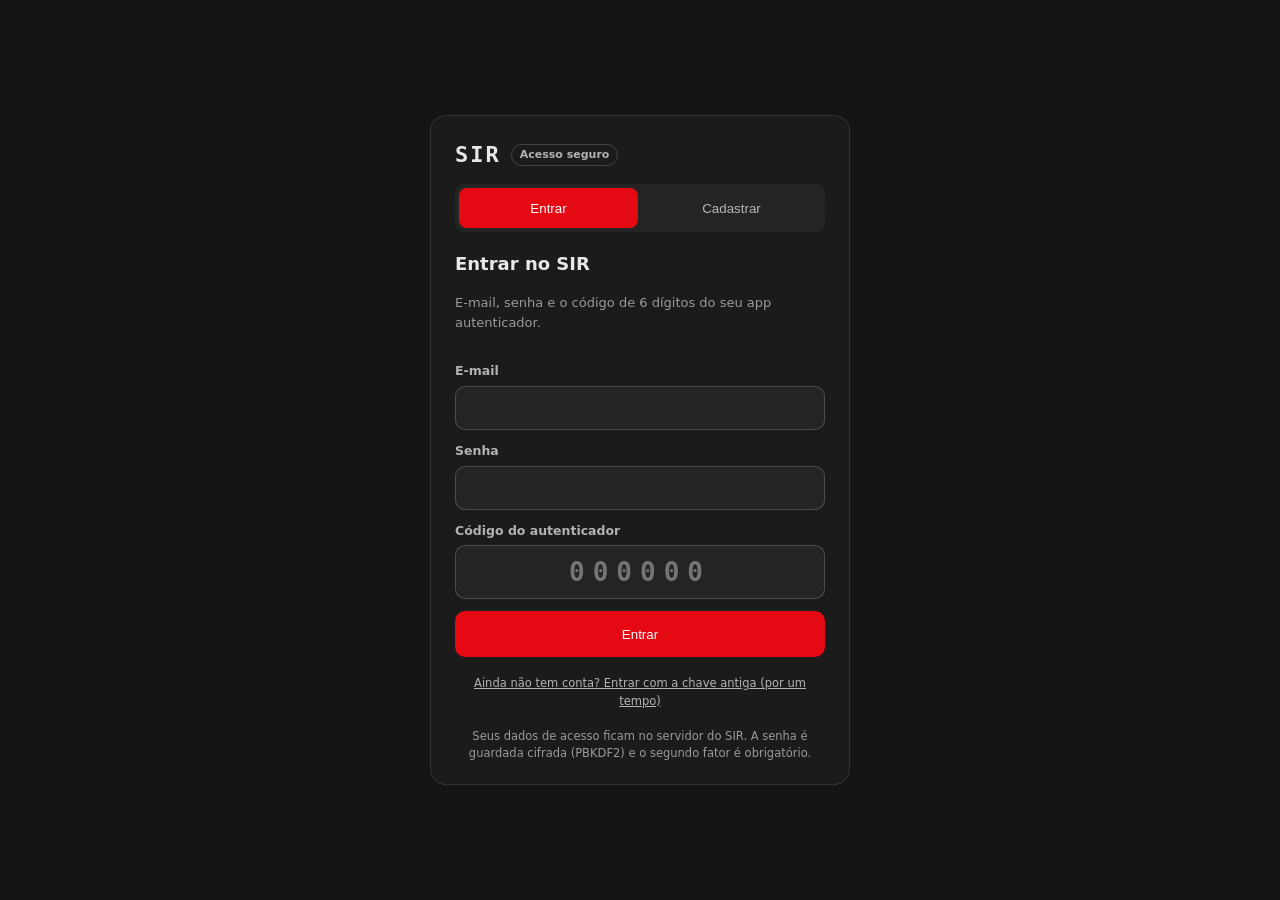
<file: pages/login.html>
<!DOCTYPE html>
<html lang="pt-BR" data-mode="dark">
<head>
<meta charset="UTF-8">
<meta name="viewport" content="width=device-width, initial-scale=1.0, viewport-fit=cover">
<meta name="theme-color" content="#141414">
<meta name="robots" content="noindex">
<title>SIR · Entrar</title>
<link rel="icon" href="../assets/icon.svg" type="image/svg+xml">
<link rel="manifest" href="../assets/manifest.json">
<!-- v104: login com e-mail, senha e código do Google/Microsoft Authenticator.
     Cadastro por convite (link) ou pendente de aprovação do gestor/gerência. -->
<style>
  :root { --accent:#E50914; --bg:#141414; --panel:#1b1b1b; --elev:#242424; --line:rgba(255,255,255,.10); --line2:rgba(255,255,255,.18);
          --text:#e8e8e8; --soft:rgba(232,232,232,.74); --muted:rgba(232,232,232,.62); --ok:#34d27b; --warn:#fbbf24; --err:#f87171; }
  * { box-sizing: border-box; margin: 0; padding: 0; }
  body { background: var(--bg); color: var(--text); font: 15px/1.5 Inter, system-ui, -apple-system, Segoe UI, sans-serif;
         min-height: 100dvh; display: flex; align-items: center; justify-content: center; padding: 24px 16px; -webkit-font-smoothing: antialiased; }
  .card { width: 100%; max-width: 420px; background: var(--panel); border: 1px solid var(--line); border-radius: 16px; padding: 28px 24px 22px; }
  .marca { display: flex; align-items: center; gap: 10px; margin-bottom: 18px; }
  .marca b { font: 800 22px/1 'JetBrains Mono', ui-monospace, monospace; letter-spacing: 2px; }
  .marca .selo { font-size: 11px; font-weight: 700; padding: 2px 8px; border-radius: 999px; border: 1px solid var(--line2); color: var(--soft); }
  h1 { font-size: 18px; font-weight: 700; margin-bottom: 4px; }
  .sub { color: var(--muted); font-size: 13px; margin-bottom: 18px; }
  .abas { display: flex; gap: 4px; padding: 4px; background: var(--elev); border-radius: 10px; margin-bottom: 18px; }
  .abas button { flex: 1; background: none; border: 0; color: var(--soft); font: 600 14px/1 inherit; padding: 10px; border-radius: 8px; cursor: pointer; min-height: 40px; }
  .abas button[aria-selected="true"] { background: var(--accent); color: #fff; }
  form { display: flex; flex-direction: column; gap: 12px; }
  label { display: flex; flex-direction: column; gap: 5px; font-size: 12.5px; font-weight: 600; color: var(--soft); }
  input, select { font: 500 15px/1.3 inherit; color: var(--text); background: var(--elev); border: 1px solid var(--line2); border-radius: 10px; padding: 11px 12px; min-height: 44px; width: 100%; }
  input:focus-visible, select:focus-visible, button:focus-visible, summary:focus-visible { outline: 2px solid #fff; outline-offset: 2px; }
  input.codigo { font: 800 26px/1 'JetBrains Mono', ui-monospace, monospace; letter-spacing: 8px; text-align: center; }
  .btn { background: var(--accent); color: #fff; border: 0; border-radius: 10px; font: 700 15px/1 inherit; padding: 14px; min-height: 46px; cursor: pointer; }
  .btn:disabled { opacity: .55; cursor: wait; }
  .btn.sec { background: var(--elev); color: var(--text); border: 1px solid var(--line2); }
  .msg { font-size: 13px; padding: 10px 12px; border-radius: 10px; }
  .msg:empty { display: none; }
  .msg.err { background: rgba(248,113,113,.12); color: var(--err); border: 1px solid rgba(248,113,113,.35); }
  .msg.ok { background: rgba(52,210,123,.10); color: var(--ok); border: 1px solid rgba(52,210,123,.35); }
  .msg.info { background: rgba(251,191,36,.10); color: var(--warn); border: 1px solid rgba(251,191,36,.35); }
  .areas { display: grid; grid-template-columns: repeat(auto-fill, minmax(78px, 1fr)); gap: 6px; max-height: 190px; overflow: auto; padding: 2px; }
  .areas label { flex-direction: row; align-items: center; gap: 6px; font: 600 12.5px/1 'JetBrains Mono', ui-monospace, monospace; color: var(--text);
                 background: var(--elev); border: 1px solid var(--line); border-radius: 8px; padding: 8px; min-height: 38px; cursor: pointer; }
  .areas input { width: auto; min-height: 0; accent-color: var(--accent); }
  .grupo-t { grid-column: 1 / -1; font-size: 11px; color: var(--muted); margin-top: 4px; letter-spacing: .5px; }
  details { border: 1px dashed var(--line2); border-radius: 10px; padding: 8px 12px; }
  summary { cursor: pointer; font-size: 12.5px; color: var(--soft); }
  details[open] summary { margin-bottom: 10px; }
  .qr { background: #fff; border-radius: 12px; padding: 14px; width: 220px; height: 220px; margin: 4px auto 0; }
  .qr svg { width: 100%; height: 100%; display: block; }
  .segredo { font: 700 13px/1.4 'JetBrains Mono', ui-monospace, monospace; word-break: break-all; text-align: center; color: var(--soft); user-select: all; }
  ol { padding-left: 20px; font-size: 13.5px; color: var(--soft); display: flex; flex-direction: column; gap: 4px; }
  .rodape { margin-top: 18px; font-size: 11.5px; color: var(--muted); text-align: center; }
  [hidden] { display: none !important; }
</style>
</head>
<body>
<main class="card" aria-labelledby="titulo">
  <div class="marca"><b>SIR</b><span class="selo" id="selo-versao">Acesso seguro</span></div>

  <!-- ── Entrar / Cadastrar ── -->
  <section id="tela-inicio">
    <div class="abas" role="tablist" aria-label="Entrar ou cadastrar">
      <button type="button" role="tab" id="aba-entrar" aria-selected="true" aria-controls="form-entrar">Entrar</button>
      <button type="button" role="tab" id="aba-cad" aria-selected="false" aria-controls="form-cad">Cadastrar</button>
    </div>

    <form id="form-entrar" autocomplete="on">
      <h1 id="titulo">Entrar no SIR</h1>
      <p class="sub">E-mail, senha e o código de 6 dígitos do seu app autenticador.</p>
      <label>E-mail<input type="email" id="en-email" autocomplete="username" required inputmode="email"></label>
      <label>Senha<input type="password" id="en-senha" autocomplete="current-password" required></label>
      <label>Código do autenticador<input class="codigo" id="en-codigo" inputmode="numeric" pattern="[0-9]{6}" maxlength="6" autocomplete="one-time-code" required placeholder="000000"></label>
      <div class="msg" id="en-msg" role="alert" aria-live="polite"></div>
      <button class="btn" type="submit">Entrar</button>
    </form>

    <form id="form-cad" hidden autocomplete="on">
      <h1>Criar acesso</h1>
      <p class="sub" id="cad-sub">Seu acesso fica pendente até o gestor da sua área (ou a gerência) aprovar. Todo cadastro entra como Apoio técnico.</p>
      <div class="msg info" id="cad-convite" hidden></div>
      <label>Nome<input id="cad-nome" autocomplete="name" required maxlength="60"></label>
      <label>E-mail<input type="email" id="cad-email" autocomplete="username" required inputmode="email"></label>
      <label>Senha (mínimo 10 caracteres)<input type="password" id="cad-senha" autocomplete="new-password" required minlength="10"></label>
      <label>Repita a senha<input type="password" id="cad-senha2" autocomplete="new-password" required minlength="10"></label>
      <div id="cad-areas-box">
        <label style="margin-bottom:6px">Suas áreas (CFs em que você trabalha)</label>
        <div class="areas" id="cad-areas" role="group" aria-label="Áreas"></div>
      </div>
      <details id="cad-dev">
        <summary>Primeiro acesso do Desenvolvedor</summary>
        <label>Chave de acesso atual do SIR<input type="password" id="cad-chave" autocomplete="off"></label>
        <p class="sub" style="margin:6px 0 0">Só vale uma vez, enquanto ainda não existir nenhum Desenvolvedor.</p>
      </details>
      <div class="msg" id="cad-msg" role="alert" aria-live="polite"></div>
      <button class="btn" type="submit">Continuar</button>
    </form>
  </section>

  <!-- ── Ativar o autenticador ── -->
  <section id="tela-2fa" hidden>
    <h1>Ative o segundo fator</h1>
    <p class="sub">Use o Google Authenticator ou o Microsoft Authenticator no celular.</p>
    <ol>
      <li>No app, toque em <b>+</b> e escolha <b>ler código QR</b>.</li>
      <li>Aponte para o código abaixo (ou digite a chave).</li>
      <li>Digite o código de 6 dígitos que aparecer.</li>
    </ol>
    <div class="qr" id="qr" role="img" aria-label="Código QR para o app autenticador"></div>
    <p class="segredo" id="segredo"></p>
    <form id="form-2fa" style="margin-top:12px">
      <label>Código do autenticador<input class="codigo" id="fa-codigo" inputmode="numeric" pattern="[0-9]{6}" maxlength="6" autocomplete="one-time-code" required placeholder="000000"></label>
      <div class="msg" id="fa-msg" role="alert" aria-live="polite"></div>
      <button class="btn" type="submit">Ativar e concluir</button>
    </form>
  </section>

  <!-- ── Aguardando aprovação ── -->
  <section id="tela-pendente" hidden>
    <h1>Cadastro enviado</h1>
    <p class="sub">Seu acesso está <b>aguardando aprovação</b> do gestor da sua área ou da gerência. Quando aprovarem, entre com e-mail, senha e o código do autenticador.</p>
    <button class="btn sec" type="button" id="volta-entrar">Voltar para Entrar</button>
  </section>

  <p class="rodape" id="transicao"><a href="lock.html" style="color:var(--soft)">Ainda não tem conta? Entrar com a chave antiga (por um tempo)</a></p>
  <p class="rodape">Seus dados de acesso ficam no servidor do SIR. A senha é guardada cifrada (PBKDF2) e o segundo fator é obrigatório.</p>
</main>

<script src="../js/config.js"></script>
<script src="../js/push-config.js"></script>
<script src="../js/qrcode.js"></script>
<script>
(function () {
  const $ = id => document.getElementById(id);
  const URL_SRV = (typeof SIR_PUSH_URL === 'string' ? SIR_PUSH_URL : '').replace(/\/+$/, '');
  const DESTINO = '../index.html';
  const params = new URLSearchParams(location.search);
  const convite = params.get('convite') || '';
  let pend = null;   /* { email, senha } entre o cadastro e a ativação do 2º fator */
  let regToken = '';  /* permite refazer o próprio cadastro antes de ativar o autenticador */

  if (/\/backup\//.test(location.pathname)) { $('selo-versao').textContent = 'BACKUP · Acesso seguro'; document.title = 'BACKUP · ' + document.title; }

  /* Já tem sessão válida: vai direto */
  try { const s = JSON.parse(localStorage.getItem('sir_sess_v1') || 'null'); if (s && s.token && s.expira > Date.now() && !params.has('sair')) { location.replace(DESTINO); return; } } catch (e) {}
  if (params.has('sair')) try { localStorage.removeItem('sir_sess_v1'); } catch (e) {}

  async function api(rota, corpo) {
    if (!URL_SRV) throw new Error('Servidor do SIR não configurado');
    const r = await fetch(URL_SRV + '/auth/' + rota, { method: 'POST', headers: { 'Content-Type': 'application/json' }, body: JSON.stringify(corpo) });
    let j = {}; try { j = await r.json(); } catch (e) {}
    if (!r.ok) throw new Error(j.error === 'rota' ? 'Servidor ainda não atualizado. Tente de novo em alguns minutos.' : (j.error || 'Falha ' + r.status));
    return j;
  }
  const msg = (el, txt, tipo) => { el.className = 'msg ' + (tipo || 'err'); el.textContent = txt || ''; };
  const ocupado = (form, sim) => form.querySelectorAll('button[type="submit"]').forEach(b => { b.disabled = sim; });

  function entrarCom(j) {
    try {
      localStorage.setItem('sir_sess_v1', JSON.stringify({ token: j.token, usuario: j.usuario, expira: j.expira }));
      localStorage.setItem('sir_user_name', j.usuario.nome);          /* autor das notas */
      sessionStorage.setItem('sir_intro_skip', '1');
      if (j.encerrados) sessionStorage.setItem('sir_aviso_ip', '1');
    } catch (e) {}
    location.replace(DESTINO);
  }
  function mostrar(tela) { ['tela-inicio', 'tela-2fa', 'tela-pendente'].forEach(t => { $(t).hidden = t !== tela; }); }
  function aba(qual) {
    const cad = qual === 'cad';
    $('aba-entrar').setAttribute('aria-selected', String(!cad)); $('aba-cad').setAttribute('aria-selected', String(cad));
    $('form-entrar').hidden = cad; $('form-cad').hidden = !cad;
    (cad ? $('cad-nome') : $('en-email')).focus();
  }
  $('aba-entrar').onclick = () => aba('entrar');
  $('aba-cad').onclick = () => aba('cad');
  $('volta-entrar').onclick = () => { mostrar('tela-inicio'); aba('entrar'); };

  /* Áreas para escolher no cadastro */
  if (typeof REGIONS !== 'undefined') {
    const box = $('cad-areas'), nomes = typeof CF_NAMES !== 'undefined' ? CF_NAMES : {};
    for (const [rn, cfs] of Object.entries(REGIONS)) {
      box.insertAdjacentHTML('beforeend', `<div class="grupo-t">${rn}</div>`);
      for (const cf of Object.keys(cfs)) box.insertAdjacentHTML('beforeend', `<label title="${(nomes[cf] || cf).replace(/"/g, '')}"><input type="checkbox" value="${cf}">${cf}</label>`);
    }
  }

  if (convite) {
    aba('cad');
    $('cad-convite').hidden = false;
    $('cad-convite').textContent = 'Você recebeu um convite: o nível e as áreas já vêm definidos por quem convidou e o acesso fica liberado assim que você ativar o autenticador.';
    $('cad-sub').hidden = true; $('cad-areas-box').hidden = true; $('cad-dev').hidden = true;
  }

  /* ── Entrar ── */
  $('form-entrar').addEventListener('submit', async e => {
    e.preventDefault();
    const f = e.currentTarget; ocupado(f, true); msg($('en-msg'), '');
    try {
      const j = await api('entrar', { email: $('en-email').value, senha: $('en-senha').value, codigo: $('en-codigo').value });
      if (j.pendente) { mostrar('tela-pendente'); return; }
      entrarCom(j);
    } catch (err) { msg($('en-msg'), err.message); $('en-codigo').value = ''; }
    finally { ocupado(f, false); }
  });

  /* ── Cadastro (passo 1) ── */
  $('form-cad').addEventListener('submit', async e => {
    e.preventDefault();
    const f = e.currentTarget;
    if ($('cad-senha').value !== $('cad-senha2').value) { msg($('cad-msg'), 'As senhas não são iguais'); $('cad-senha2').focus(); return; }
    const areas = [...document.querySelectorAll('#cad-areas input:checked')].map(i => i.value);
    const chave = $('cad-chave').value.trim();
    if (!convite && !chave && !areas.length) { msg($('cad-msg'), 'Escolha pelo menos uma área'); return; }
    ocupado(f, true); msg($('cad-msg'), '');
    try {
      const j = await api('cadastro', { nome: $('cad-nome').value, email: $('cad-email').value, senha: $('cad-senha').value, areas, convite: convite || undefined, chave: chave || undefined, regToken: regToken || undefined });
      regToken = j.regToken || '';
      pend = { email: $('cad-email').value, senha: $('cad-senha').value };
      try { const q = qrcode(0, 'M'); q.addData(j.otpauth); q.make(); $('qr').innerHTML = q.createSvgTag({ cellSize: 4, margin: 0, scalable: true }); }
      catch (err) { $('qr').textContent = 'QR indisponível — use a chave abaixo'; }
      $('segredo').textContent = j.segredo.replace(/(.{4})/g, '$1 ').trim();
      mostrar('tela-2fa'); $('fa-codigo').focus();
    } catch (err) { msg($('cad-msg'), err.message); }
    finally { ocupado(f, false); }
  });

  /* ── Cadastro (passo 2): ativa o autenticador ── */
  $('form-2fa').addEventListener('submit', async e => {
    e.preventDefault();
    const f = e.currentTarget; ocupado(f, true); msg($('fa-msg'), '');
    try {
      const j = await api('confirmar', { email: pend.email, senha: pend.senha, codigo: $('fa-codigo').value });
      pend = null;
      if (j.pendente) { mostrar('tela-pendente'); return; }
      entrarCom(j);
    } catch (err) { msg($('fa-msg'), err.message); $('fa-codigo').value = ''; }
    finally { ocupado(f, false); }
  });

  [$('en-codigo'), $('fa-codigo')].forEach(i => i.addEventListener('input', () => { i.value = i.value.replace(/\D/g, '').slice(0, 6); }));
})();
</script>
</body>
</html>
</file>
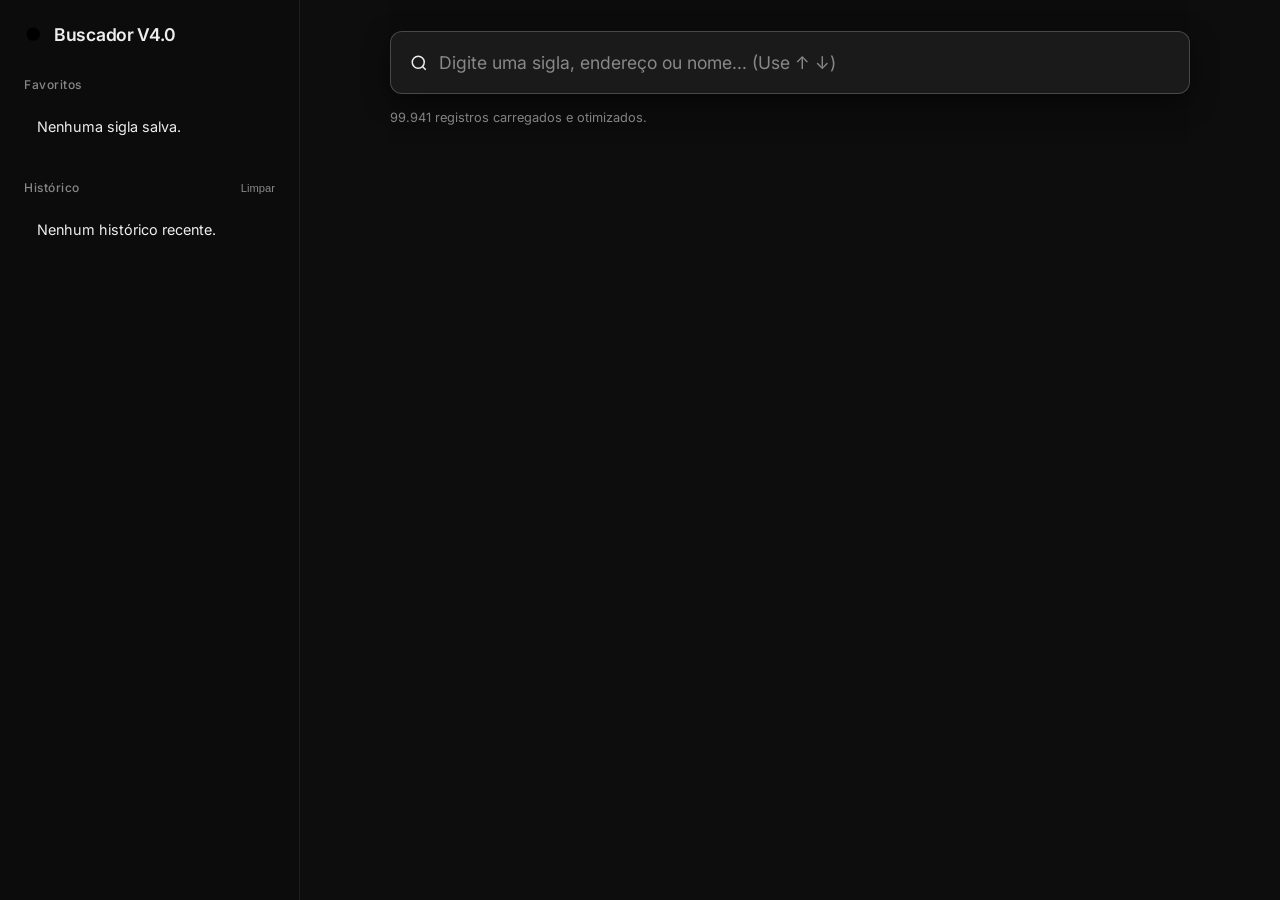
<file: tools/buscador_siglas.html>
<!DOCTYPE html>
<html lang="pt-BR">
<head>
    <meta charset="UTF-8">
    <meta name="viewport" content="width=device-width, initial-scale=1.0">
    <title>Buscador V4.0 UX Premium | NOC Operations</title>
    <link rel="icon" type="image/svg+xml" href="[data-uri]">
<style>
        @import url('https://fonts.googleapis.com/css2?family=Inter:wght@400;500;600&display=swap');

        :root {
            /* Raycast Dark Mode Premium */
            --bg-app: #0D0D0D;
            --bg-surface: rgba(255, 255, 255, 0.04);
            --bg-surface-hover: rgba(255, 255, 255, 0.08);
            --border-subtle: rgba(255, 255, 255, 0.08);
            --border-focus: rgba(255, 255, 255, 0.2);
            --text-main: #EEEEEE;
            --text-secondary: #888888;
            --accent-red: #FF6B6B;
            
            /* Mantendo cores funcionais da sua lógica */
            --success: #4ade80;
            --highlight-bg: rgba(255, 255, 255, 0.15);
            --highlight-text: #FFFFFF;
            
            /* Geometria e Animação */
            --radius-md: 8px;
            --radius-lg: 12px;
            --transition-smooth: all 0.2s ease;
        }

        * { box-sizing: border-box; margin: 0; padding: 0; }

        body {
            font-family: 'Inter', -apple-system, BlinkMacSystemFont, "Segoe UI", Roboto, sans-serif;
            background-color: var(--bg-app);
            color: var(--text-main);
            display: flex;
            height: 100vh;
            overflow: hidden;
            -webkit-font-smoothing: antialiased;
        }

        /* Sidebar com Glassmorphism */
        aside {
            width: 300px;
            background-color: rgba(13, 13, 13, 0.7);
            backdrop-filter: blur(12px);
            -webkit-backdrop-filter: blur(12px);
            border-right: 1px solid var(--border-subtle);
            display: flex;
            flex-direction: column;
            padding: 1.5rem;
            overflow-y: auto;
            z-index: 20;
        }

        .sidebar-brand {
            font-size: 1.1rem;
            font-weight: 600;
            letter-spacing: -0.3px;
            margin-bottom: 2rem;
            display: flex;
            align-items: center;
            gap: 10px;
            color: var(--text-main);
        }

        .sidebar-brand svg { width: 20px; height: 20px; }
        .sidebar-section { margin-bottom: 2rem; }
        
        .sidebar-title {
            font-size: 0.75rem;
            color: var(--text-secondary);
            font-weight: 500;
            letter-spacing: 0.5px;
            margin-bottom: 1rem;
            display: flex;
            justify-content: space-between;
            align-items: center;
        }

        .clear-history {
            background: none; border: none; color: var(--text-secondary);
            cursor: pointer; font-size: 0.7rem; text-decoration: none;
            transition: var(--transition-smooth);
        }
        .clear-history:hover { color: var(--text-main); }

        .sidebar-list { list-style: none; }
        
        .sidebar-item {
            padding: 0.6rem 0.8rem;
            border-radius: var(--radius-md);
            cursor: pointer;
            font-size: 0.9rem;
            color: var(--text-main);
            transition: var(--transition-smooth);
            display: flex;
            justify-content: space-between;
            align-items: center;
            border: 1px solid transparent;
            margin-bottom: 4px;
        }

        .sidebar-item:hover { 
            background-color: var(--bg-surface-hover); 
            border-color: transparent; 
        }
        
        .fav-remove {
            color: var(--text-secondary); background: none; border: none; cursor: pointer; padding: 0 5px; font-size: 1rem; opacity: 0; transition: var(--transition-smooth);
        }
        .sidebar-item:hover .fav-remove { opacity: 1; }
        .fav-remove:hover { color: var(--accent-red); transform: scale(1.1); }

        main {
            flex: 1;
            display: flex;
            flex-direction: column;
            padding: 0 2rem;
            overflow-y: auto;
            position: relative;
            scroll-behavior: smooth;
        }

        /* Área de Busca Fixa com Glassmorphism */
        .search-container {
            max-width: 800px; margin: 0 auto; width: 100%;
            position: sticky; top: 0; 
            background-color: rgba(13, 13, 13, 0.85);
            backdrop-filter: blur(16px);
            -webkit-backdrop-filter: blur(16px);
            padding: 2rem 0 1rem 0; 
            z-index: 10;
        }

        .search-wrapper { 
            position: relative; width: 100%; transition: var(--transition-smooth); 
            border-radius: var(--radius-lg); 
        }
        
        .search-wrapper:focus-within { 
            box-shadow: 0 8px 24px rgba(0,0,0,0.5); 
            transform: translateY(-1px); 
        }
        
        .search-icon {
            position: absolute; left: 1.25rem; top: 50%; transform: translateY(-50%);
            width: 18px; height: 18px; stroke: var(--text-secondary); fill: none; stroke-width: 2;
            transition: var(--transition-smooth);
        }
        .search-wrapper:focus-within .search-icon { stroke: var(--text-main); }

        #searchInput {
            width: 100%; padding: 1.25rem 3rem 1.25rem 3rem; font-size: 1.1rem;
            background-color: var(--bg-surface); border: 1px solid var(--border-subtle);
            color: var(--text-main); border-radius: var(--radius-lg); outline: none;
            transition: var(--transition-smooth); font-family: 'Inter', sans-serif;
            font-weight: 500;
        }
        
        #searchInput::placeholder { color: var(--text-secondary); font-weight: 400; }
        #searchInput:focus { 
            border-color: var(--border-focus); 
            background-color: rgba(255, 255, 255, 0.06);
        }

        .clear-btn-search {
            position: absolute; right: 1.25rem; top: 50%; transform: translateY(-50%) scale(0.8);
            background: none; border: none; color: var(--text-secondary); cursor: pointer;
            width: 20px; height: 20px; display: none; opacity: 0; transition: var(--transition-smooth);
        }
        .clear-btn-search.visible { display: flex; opacity: 1; transform: translateY(-50%) scale(1); align-items: center; justify-content: center; }
        .clear-btn-search:hover { color: var(--text-main); }
        .clear-btn-search svg { width: 100%; height: 100%; stroke: currentColor; fill: none; stroke-width: 2; stroke-linecap: round; stroke-linejoin: round; }

        .status-bar {
            display: flex; justify-content: space-between; align-items: center;
            color: var(--text-secondary); font-size: 0.8rem; margin-top: 0.8rem;
            height: 20px; font-weight: 400;
        }

        #results-container {
            max-width: 800px; margin: 0 auto; width: 100%;
            display: flex; flex-direction: column; gap: 12px; padding-bottom: 3rem;
        }

        /* Cards Estilo Raycast */
        .card {
            background-color: var(--bg-surface); 
            border: 1px solid var(--border-subtle);
            border-radius: var(--radius-lg); 
            padding: 1.25rem 1.5rem; 
            transition: var(--transition-smooth);
            position: relative; opacity: 0; transform: translateY(10px);
            animation: slideUp 0.3s cubic-bezier(0.25, 1, 0.5, 1) forwards;
        }

        .card:hover { 
            background-color: var(--bg-surface-hover);
            border-color: var(--border-focus); 
            box-shadow: 0 4px 16px rgba(0,0,0,0.4); 
        }
        
        .card:active { transform: scale(0.99); box-shadow: 0 2px 8px rgba(0,0,0,0.3); }
        
        .card.active { 
            border-color: var(--border-focus); 
            background-color: rgba(255, 255, 255, 0.08);
            box-shadow: 0 4px 20px rgba(0,0,0,0.6); 
        }

        .card-header { 
            display: flex; justify-content: space-between; align-items: flex-start; 
            margin-bottom: 1rem; padding-bottom: 1rem; 
            border-bottom: 1px solid var(--border-subtle); 
        }

        .card-title-group { display: flex; flex-direction: column; gap: 4px; }
        
        .card-actions { display: flex; gap: 8px; }

        .action-btn {
            background: transparent; border: 1px solid transparent;
            color: var(--text-secondary); border-radius: var(--radius-md); padding: 0.4rem;
            cursor: pointer; display: flex; align-items: center; justify-content: center;
            transition: var(--transition-smooth); position: relative;
        }

        .action-btn:hover { 
            background: var(--bg-surface-hover); 
            color: var(--text-main);
        }
        .action-btn:active { transform: scale(0.95); }
        .action-btn svg { width: 16px; height: 16px; stroke: currentColor; fill: none; stroke-width: 2; pointer-events: none; transition: var(--transition-smooth); }
        .action-btn.fav-active { color: var(--text-main); }
        .action-btn.fav-active svg { fill: currentColor; }
        
        .action-btn.success { border-color: var(--success); color: var(--success); background: rgba(74, 222, 128, 0.1); }

        /* Tooltips refinados */
        .action-btn[data-tooltip]::before {
            content: attr(data-tooltip);
            position: absolute; bottom: 100%; left: 50%; transform: translateX(-50%) translateY(4px);
            margin-bottom: 8px; padding: 6px 10px; border-radius: 6px;
            background: var(--bg-surface); border: 1px solid var(--border-subtle);
            color: var(--text-main); backdrop-filter: blur(8px); -webkit-backdrop-filter: blur(8px);
            font-size: 0.75rem; font-weight: 500; white-space: nowrap; opacity: 0;
            pointer-events: none; transition: var(--transition-smooth); box-shadow: 0 4px 12px rgba(0,0,0,0.5);
        }
        .action-btn[data-tooltip]:hover::before { opacity: 1; transform: translateX(-50%) translateY(0); }

        .card-grid { display: grid; grid-template-columns: repeat(auto-fit, minmax(220px, 1fr)); gap: 1rem; }
        .card-item { line-height: 1.5; }
        
        .label { 
            color: var(--text-secondary); font-size: 0.75rem; 
            margin-bottom: 0.2rem; font-weight: 500; 
        }
        
        .value { font-size: 0.95rem; font-weight: 400; color: var(--text-main); word-break: break-word; }
        
        .highlight { 
            background-color: var(--highlight-bg); 
            color: var(--highlight-text); 
            padding: 0 4px; border-radius: 4px; 
            font-weight: 500; 
        }

        .badges-container { display: flex; gap: 6px; align-items: center; flex-wrap: wrap; margin-top: 6px; }
        
        .badge {
            font-size: 0.7rem; padding: 4px 8px; border-radius: 6px; font-weight: 500; 
            display: inline-flex; align-items: center; gap: 4px; background: var(--bg-surface);
            border: 1px solid var(--border-subtle); color: var(--text-secondary);
        }
        .badge-exact { background-color: rgba(74, 222, 128, 0.1); color: var(--success); border-color: rgba(74, 222, 128, 0.2); }
        .badge-mobile { color: var(--text-main); }

        /* Toast macOS Notification Style */
        .toast {
            position: fixed; bottom: 24px; right: 24px;
            background: rgba(30, 30, 30, 0.9); backdrop-filter: blur(12px); -webkit-backdrop-filter: blur(12px);
            color: var(--text-main); padding: 12px 20px; border: 1px solid var(--border-subtle);
            border-radius: var(--radius-lg); font-weight: 500; font-size: 0.9rem;
            transform: translateY(100px); opacity: 0; transition: var(--transition-smooth);
            z-index: 1000; box-shadow: 0 8px 24px rgba(0,0,0,0.5); display: flex; align-items: center; gap: 10px;
        }
        .toast.show { transform: translateY(0); opacity: 1; }

        .loading {
            display: inline-block; width: 14px; height: 14px; border: 2px solid var(--border-subtle);
            border-top-color: var(--text-main); border-radius: 50%; animation: spin 0.8s linear infinite;
        }

        .empty-state {
            text-align: center; padding: 4rem 1rem; color: var(--text-secondary); animation: slideUp 0.3s ease forwards;
        }
        .empty-state-icon { font-size: 2.5rem; margin-bottom: 1rem; display: block; opacity: 0.6; }
        .empty-state-title { font-size: 1.1rem; font-weight: 500; color: var(--text-main); margin-bottom: 0.5rem; }
        .empty-state-desc { font-size: 0.9rem; }

        @keyframes slideUp { to { opacity: 1; transform: translateY(0); } }
        @keyframes spin { to { transform: rotate(360deg); } }

        ::-webkit-scrollbar { width: 8px; }
        ::-webkit-scrollbar-track { background: transparent; }
        ::-webkit-scrollbar-thumb { background: var(--border-subtle); border-radius: 10px; border: 2px solid var(--bg-app); }
        ::-webkit-scrollbar-thumb:hover { background: var(--text-secondary); }

        @media (max-width: 768px) {
            body { flex-direction: column; overflow: auto; }
            aside { width: 100%; border-right: none; border-bottom: 1px solid var(--border-subtle); max-height: 250px; background-color: var(--bg-app); }
            main { overflow-y: visible; padding: 1rem; }
            .search-container { padding: 1rem 0; background-color: var(--bg-app); backdrop-filter: none; }
        }
    </style>
</head>
<body>
    <aside>
        <div class="sidebar-brand">
            <svg viewBox="0 0 24 24"><circle cx="11" cy="11" r="8"></circle><line x1="21" y1="21" x2="16.65" y2="16.65"></line></svg>
            Buscador V4.0
        </div>
        <div class="sidebar-section">
            <div class="sidebar-title">Favoritos</div>
            <ul class="sidebar-list" id="favoritesList"></ul>
        </div>
        <div class="sidebar-section">
            <div class="sidebar-title">
                Histórico
                <button class="clear-history" id="clearHistoryBtn">Limpar</button>
            </div>
            <ul class="sidebar-list" id="historyList"></ul>
        </div>
    </aside>

    <main id="mainArea">
        <div class="search-container">
            <div class="search-wrapper">
                <svg class="search-icon" viewBox="0 0 24 24"><circle cx="11" cy="11" r="8"></circle><line x1="21" y1="21" x2="16.65" y2="16.65"></line></svg>
                <input type="text" id="searchInput" placeholder="Digite uma sigla, endereço ou nome... (Use ↑ ↓)" autocomplete="off" spellcheck="false">
                <button class="clear-btn-search" id="clearSearchBtn" aria-label="Limpar busca">
                    <svg viewBox="0 0 24 24"><line x1="18" y1="6" x2="6" y2="18"></line><line x1="6" y1="6" x2="18" y2="18"></line></svg>
                </button>
            </div>
            <div class="status-bar">
                <span id="resultsCount">Inicializando motor de busca...</span>
                <span id="loadingIndicator" style="display: none;"><span class="loading"></span> Processando...</span>
            </div>
        </div>
        <div id="results-container"></div>
    </main>

    <div id="toast" class="toast">
        <svg viewBox="0 0 24 24" width="18" height="18" fill="none" stroke="currentColor" stroke-width="3" stroke-linecap="round" stroke-linejoin="round"><polyline points="20 6 9 17 4 12"></polyline></svg>
        <span id="toastMsg">Ação realizada!</span>
    </div>

    <script>
        const rawHeaders = ["UF", "SIGLA_LOC", "SIGLA_EST", "SIGLA", "NOME_PREDIO", "MUNICIPIO", "BAIRRO", "End_Completo", "DESC_TIPO", "NOMEGUERRA", "RAZAOSOCIAL"];
        /* v65: base única — o Buscador lê o mesmo arquivo da busca de ENDEREÇOS (data/siglas.json).
           Qualquer sigla cadastrada nesse arquivo aparece nos dois lugares. */
        const SIGLAS_URL = '../data/siglas.json';
        let rawData = [];
        function carregarSiglas() {
            return fetch(SIGLAS_URL, { cache: 'no-cache' })
                .then(r => { if (!r.ok) throw new Error(r.status); return r.json(); })
                .then(j => {
                    const d = j.dic;
                    rawData = j.rows.map(r => [d.uf[r[2]], '', '', r[0], d.pr[r[6]], '', '', r[1], d.tipo[r[3]], d.ng[r[4]], d.rs[r[5]]]);
                });
        }

        const app = {
            state: {
                data: [], favorites: [], history: [],
                debounceTimer: null, activeCardIndex: -1, currentResults: []
            },
            config: { STORAGE_FAV: 'noc_favorites_v4', STORAGE_HIST: 'noc_history_v4', MAX_RESULTS: 100 },
            el: {
                input: document.getElementById('searchInput'),
                clearBtn: document.getElementById('clearSearchBtn'),
                container: document.getElementById('results-container'),
                count: document.getElementById('resultsCount'),
                loading: document.getElementById('loadingIndicator'),
                favList: document.getElementById('favoritesList'),
                histList: document.getElementById('historyList'),
                clearHistBtn: document.getElementById('clearHistoryBtn'),
                toast: document.getElementById('toast'),
                toastMsg: document.getElementById('toastMsg')
            },

            utils: {
                escapeHTML(str) {
                    if (str === null || str === undefined) return '';
                    return String(str).replace(/&/g, "&amp;").replace(/</g, "&lt;").replace(/>/g, "&gt;").replace(/"/g, "&quot;").replace(/'/g, "&#039;");
                },
                normalizeSigla(str) {
                    if (!str) return '';
                    return String(str).toUpperCase().replace(/[^A-Z0-9]/g, '');
                },
                safeCopy(text, btnElement) {
                    if (!text) return;
                    const triggerFeedback = () => {
                        app.ui.showToast('Dados copiados com sucesso!');
                        if(btnElement) {
                            const originalHTML = btnElement.innerHTML;
                            btnElement.classList.add('success');
                            btnElement.innerHTML = '<svg viewBox="0 0 24 24"><polyline points="20 6 9 17 4 12"></polyline></svg>';
                            setTimeout(() => { btnElement.classList.remove('success'); btnElement.innerHTML = originalHTML; }, 2000);
                        }
                    };
                    if (navigator.clipboard && window.isSecureContext) {
                        navigator.clipboard.writeText(text).then(triggerFeedback).catch(() => app.ui.showToast('Erro ao copiar.'));
                    } else {
                        try {
                            const textArea = document.createElement("textarea");
                            textArea.value = text;
                            textArea.style.position = "fixed"; textArea.style.left = "-999999px";
                            document.body.appendChild(textArea); textArea.focus(); textArea.select();
                            document.execCommand('copy'); textArea.remove(); triggerFeedback();
                        } catch (err) { app.ui.showToast('Erro ao copiar (Fallback).'); }
                    }
                },
                safeOpenMap(address) {
                    if(!address || address === '-') return app.ui.showToast('Endereço inválido para abrir no mapa.');
                    const url = "https://www.google.com/maps/search/?api=1&query=" + encodeURIComponent(address.trim());
                    window.open(url, '_blank', 'noopener,noreferrer');
                }
            },

            init() {
                this.el.count.innerHTML = '<span class="loading"></span> Construindo base de dados segura...';
                carregarSiglas().then(() => {
                    this.state.data = rawData.map(row => {
                        let obj = {};
                        rawHeaders.forEach((h, i) => {
                            const key = h.toUpperCase();
                            if(key !== 'SIGLA_LOC' && key !== 'SIGLA_EST') {
                                obj[key] = String(row[i] || '').trim();
                            }
                        });
                        obj._searchString = `${obj.SIGLA || ''} ${obj.END_COMPLETO || ''} ${obj.RAZAOSOCIAL || ''} ${obj.NOMEGUERRA || ''}`.toUpperCase();
                        obj._siglaNormalized = app.utils.normalizeSigla(obj.SIGLA);
                        return obj;
                    });
                    
                    this.storage.load(); this.ui.renderSidebar(); this.setupListeners();
                    this.el.count.textContent = `${this.state.data.length.toLocaleString('pt-BR')} registros carregados e otimizados.`;
                    this.el.input.focus();
                }).catch(() => {
                    this.el.count.textContent = 'Não foi possível carregar a base de siglas. Verifique a conexão e reabra.';
                });
            },

            setupListeners() {
                this.el.input.addEventListener('input', (e) => {
                    this.searchEngine.handleInput(e.target.value);
                    this.ui.toggleClearBtn();
                });
                this.el.input.addEventListener('keydown', (e) => this.ui.handleKeydown(e));
                
                this.el.clearBtn.addEventListener('click', () => {
                    this.el.input.value = '';
                    this.searchEngine.handleInput('');
                    this.ui.toggleClearBtn();
                    this.el.input.focus();
                });

                this.el.clearHistBtn.addEventListener('click', () => this.storage.clearHistory());
                
                this.el.container.addEventListener('click', (e) => {
                    const btn = e.target.closest('.action-btn');
                    if (!btn) return;
                    const action = btn.dataset.action, index = parseInt(btn.dataset.index, 10);
                    if (action === 'copy') this.ui.copyCardData(index, btn);
                    else if (action === 'fav') this.storage.toggleFav(btn.dataset.sigla);
                    else if (action === 'map') {
                        const item = this.state.currentResults[index];
                        if (item) this.utils.safeOpenMap(item.END_COMPLETO);
                    }
                });
                
                const handleSidebar = (e) => {
                    const itemEl = e.target.closest('.sidebar-item'), removeBtn = e.target.closest('.fav-remove');
                    if (removeBtn) return this.storage.toggleFav(removeBtn.dataset.sigla);
                    if (itemEl && itemEl.dataset.term) {
                        this.el.input.value = itemEl.dataset.term;
                        this.ui.toggleClearBtn();
                        this.searchEngine.handleInput(itemEl.dataset.term);
                        if(window.innerWidth <= 768) window.scrollTo({top: document.getElementById('mainArea').offsetTop, behavior: 'smooth'});
                    }
                };
                this.el.favList.addEventListener('click', handleSidebar);
                this.el.histList.addEventListener('click', handleSidebar);
            },

            storage: {
                load() {
                    try {
                        const f = localStorage.getItem(app.config.STORAGE_FAV), h = localStorage.getItem(app.config.STORAGE_HIST);
                        const pF = f ? JSON.parse(f) : [], pH = h ? JSON.parse(h) : [];
                        app.state.favorites = Array.isArray(pF) ? pF : [];
                        app.state.history = Array.isArray(pH) ? pH : [];
                    } catch(e) { app.state.favorites = []; app.state.history = []; }
                },
                save(key, data) { try { localStorage.setItem(key, JSON.stringify(data)); } catch(e) {} },
                addToHistory(term) {
                    if(!term || term.length < 2) return;
                    let hist = app.state.history.filter(t => t.toUpperCase() !== term.toUpperCase());
                    hist.unshift(term); if(hist.length > 10) hist.pop();
                    app.state.history = hist; this.save(app.config.STORAGE_HIST, hist); app.ui.renderSidebar();
                },
                clearHistory() { app.state.history = []; this.save(app.config.STORAGE_HIST, []); app.ui.renderSidebar(); },
                toggleFav(sigla) {
                    const item = app.state.data.find(d => d.SIGLA === sigla);
                    if(!item) return;
                    const exists = app.state.favorites.findIndex(f => f.SIGLA === sigla);
                    if(exists >= 0) { app.state.favorites.splice(exists, 1); app.ui.showToast('Removido dos favoritos.'); }
                    else { app.state.favorites.push({ SIGLA: item.SIGLA, DESC_TIPO: item.DESC_TIPO }); app.ui.showToast('Salvo nos favoritos!'); }
                    this.save(app.config.STORAGE_FAV, app.state.favorites); app.ui.renderSidebar();
                    if(app.el.input.value.trim()) app.ui.renderResults(app.el.input.value.trim());
                }
            },

            searchEngine: {
                handleInput(term) {
                    term = term.trim();
                    if(!term) {
                        clearTimeout(app.state.debounceTimer); app.el.container.innerHTML = '';
                        app.el.count.textContent = `${app.state.data.length.toLocaleString('pt-BR')} registros prontos.`;
                        app.el.loading.style.display = 'none'; app.state.activeCardIndex = -1; return;
                    }
                    app.el.loading.style.display = 'inline-block'; clearTimeout(app.state.debounceTimer);
                    app.state.debounceTimer = setTimeout(() => { this.execute(term); app.storage.addToHistory(term); }, 250);
                },
                execute(term) {
                    const termUp = term.toUpperCase(), termNorm = app.utils.normalizeSigla(term);
                    let results = [], exactMatchFound = false;
                    
                    if (termNorm.length > 0) {
                        for(let i=0; i < app.state.data.length; i++) {
                            const item = app.state.data[i];
                            if(item._siglaNormalized === termNorm) { results.push({ item, score: 1000, isExact: true }); exactMatchFound = true; }
                        }
                    }
                    if (!exactMatchFound) {
                        for(let i=0; i < app.state.data.length; i++) {
                            const item = app.state.data[i];
                            if(item._searchString.includes(termUp)) {
                                let score = 0; const sigla = (item.SIGLA || '').toUpperCase();
                                if(sigla.startsWith(termUp)) score += 50; else if(sigla.includes(termUp)) score += 20; else score += 5;
                                results.push({ item, score, isExact: false });
                            }
                        }
                        results.sort((a, b) => b.score - a.score);
                    }
                    app.state.currentResults = results.slice(0, app.config.MAX_RESULTS).map(r => { r.item._isExactMatch = r.isExact; return r.item; });
                    app.state.activeCardIndex = -1; app.ui.renderResults(term); app.el.loading.style.display = 'none';
                }
            },

            ui: {
                toggleClearBtn() {
                    if (app.el.input.value.length > 0) app.el.clearBtn.classList.add('visible');
                    else app.el.clearBtn.classList.remove('visible');
                },
                renderResults(term) {
                    app.el.container.innerHTML = '';
                    if(app.state.currentResults.length === 0) {
                        app.el.count.textContent = '0 resultados.';
                        app.el.container.innerHTML = `
                            <div class="empty-state">
                                <span class="empty-state-icon">😕</span>
                                <div class="empty-state-title">Nenhum resultado encontrado</div>
                                <div class="empty-state-desc">Não achamos correspondência para "<b>${app.utils.escapeHTML(term)}</b>". Tente buscar por outra sigla, nome ou endereço.</div>
                            </div>`;
                        return;
                    }
                    app.el.count.textContent = `${app.state.currentResults.length} resultado(s) retornado(s).`;
                    const fragment = document.createDocumentFragment();
                    app.state.currentResults.forEach((item, index) => {
                        const isMobile = (item.DESC_TIPO || '').toUpperCase().includes('SITE DA MÓVEL');
                        const isFav = app.state.favorites.some(f => f.SIGLA === item.SIGLA);
                        const card = document.createElement('div');
                        card.className = 'card'; card.id = `card-${index}`; card.style.animationDelay = `${index * 0.02}s`;

                        const exactBadge = item._isExactMatch ? `<span class="badge badge-exact" title="Correspondência exata encontrada">✔️</span>` : '';
                        const mobileBadge = isMobile ? `<span class="badge badge-mobile" title="Infraestrutura Móvel">Site da Móvel</span>` : '';

                        let contentHtml = `
                            <div class="card-header">
                                <div class="card-title-group">
                                    <div class="label">SIGLA DO ELEMENTO</div>
                                    <div class="value" style="font-size:1.4rem; font-weight:600; letter-spacing:-0.5px;">${this.highlightSafe(item.SIGLA, term)}</div>
                                    <div class="badges-container">${exactBadge} ${mobileBadge}</div>
                                </div>
                                <div class="card-actions">
                                    <button class="action-btn ${isFav ? 'fav-active' : ''}" data-action="fav" data-sigla="${app.utils.escapeHTML(item.SIGLA)}" data-tooltip="Favoritar/Desfavoritar"><svg viewBox="0 0 24 24"><path d="M20.84 4.61a5.5 5.5 0 0 0-7.78 0L12 5.67l-1.06-1.06a5.5 5.5 0 0 0-7.78 7.78l1.06 1.06L12 21.23l7.78-7.78 1.06-1.06a5.5 5.5 0 0 0 0-7.78z"></path></svg></button>
                                    <button class="action-btn" data-action="copy" data-index="${index}" data-tooltip="Copiar Elemento"><svg viewBox="0 0 24 24"><rect x="9" y="9" width="13" height="13" rx="2" ry="2"></rect><path d="M5 15H4a2 2 0 0 1-2-2V4a2 2 0 0 1 2-2h9a2 2 0 0 1 2 2v1"></path></svg></button>
                                    <button class="action-btn" data-action="map" data-index="${index}" data-tooltip="Traçar Rota no Maps"><svg viewBox="0 0 24 24"><path d="M21 10c0 7-9 13-9 13s-9-6-9-13a9 9 0 0 1 18 0z"></path><circle cx="12" cy="10" r="3"></circle></svg></button>
                                </div>
                            </div>
                            <div class="card-grid">
                                <div class="card-item"><span class="label">ENDEREÇO COMPLETO</span> <span class="value">${this.highlightSafe(item.END_COMPLETO, term) || '-'}</span></div>
                                <div class="card-item"><span class="label">TIPO DE SITE</span> <span class="value">${this.highlightSafe(item.DESC_TIPO, term) || '-'}</span></div>
                        `;
                        if(!isMobile) {
                            contentHtml += `<div class="card-item"><span class="label">RAZÃO SOCIAL</span> <span class="value">${this.highlightSafe(item.RAZAOSOCIAL, term) || '-'}</span></div>
                                            <div class="card-item"><span class="label">NOME FANTASIA</span> <span class="value">${this.highlightSafe(item.NOMEGUERRA, term) || '-'}</span></div>
                                            <div class="card-item"><span class="label">NOME DO PRÉDIO</span> <span class="value">${this.highlightSafe(item.NOME_PREDIO, term) || '-'}</span></div>`;
                        }
                        contentHtml += `</div>`; card.innerHTML = contentHtml; fragment.appendChild(card);
                    });
                    app.el.container.appendChild(fragment);
                },

                highlightSafe(text, term) {
                    if(!text) return ''; let safeText = app.utils.escapeHTML(text); if(!term) return safeText;
                    const safeTerm = app.utils.escapeHTML(term).replace(/[.*+?^${}()|[\]\\]/g, '\\$&');
                    return safeText.replace(new RegExp(`(${safeTerm})`, 'gi'), '<span class="highlight">$1</span>');
                },

                renderSidebar() {
                    app.el.histList.innerHTML = '';
                    if (!app.state.history.length) app.el.histList.innerHTML = '<li class="sidebar-item" style="color:var(--text-muted); cursor:default; border:none; background:none;">Nenhum histórico recente.</li>';
                    else app.state.history.forEach(term => {
                        const li = document.createElement('li'); li.className = 'sidebar-item'; li.dataset.term = term; 
                        li.innerHTML = `<span style="display:flex; align-items:center; gap:8px;"><svg width="14" height="14" viewBox="0 0 24 24" fill="none" stroke="currentColor" stroke-width="2" style="opacity:0.5"><circle cx="12" cy="12" r="10"></circle><polyline points="12 6 12 12 16 14"></polyline></svg> ${app.utils.escapeHTML(term)}</span>`;
                        app.el.histList.appendChild(li);
                    });

                    app.el.favList.innerHTML = '';
                    if (!app.state.favorites.length) app.el.favList.innerHTML = '<li class="sidebar-item" style="color:var(--text-muted); cursor:default; border:none; background:none;">Nenhuma sigla salva.</li>';
                    else app.state.favorites.forEach(fav => {
                        const safeSigla = app.utils.escapeHTML(fav.SIGLA), safeTipo = app.utils.escapeHTML(fav.DESC_TIPO ? fav.DESC_TIPO.substring(0,20)+'...' : '');
                        const li = document.createElement('li'); li.className = 'sidebar-item'; li.dataset.term = fav.SIGLA;
                        li.innerHTML = `<div style="display:flex; flex-direction:column; gap:2px;"><span style="font-weight:600;">${safeSigla}</span><span style="font-size:0.7rem; color:var(--text-muted); opacity:0.8;">${safeTipo}</span></div><button class="fav-remove" data-sigla="${safeSigla}" aria-label="Remover">×</button>`;
                        app.el.favList.appendChild(li);
                    });
                },

                copyCardData(index, btnElement) {
                    const item = app.state.currentResults[index]; if(!item) return;
                    const isMobile = (item.DESC_TIPO || '').toUpperCase().includes('SITE DA MÓVEL');
                    let text = `ELEMENTO: ${item.SIGLA}\nENDEREÇO COMPLETO: ${item.END_COMPLETO}\nTIPO: ${item.DESC_TIPO}`;
                    if(!isMobile) text += `\nRAZÃO SOCIAL: ${item.RAZAOSOCIAL}\nNOME FANTASIA: ${item.NOMEGUERRA}\nNOME DO PRÉDIO: ${item.NOME_PREDIO}`;
                    app.utils.safeCopy(text, btnElement);
                },

                handleKeydown(e) {
                    if(app.state.currentResults.length === 0) return;
                    if(e.key === 'ArrowDown') { e.preventDefault(); if(app.state.activeCardIndex < app.state.currentResults.length - 1) app.state.activeCardIndex++; this.updateActiveCard(); } 
                    else if(e.key === 'ArrowUp') { e.preventDefault(); if(app.state.activeCardIndex > 0) app.state.activeCardIndex--; this.updateActiveCard(); }
                    else if(e.key === 'Enter') {
                        e.preventDefault();
                        if(app.state.activeCardIndex >= 0) { const activeEl = document.getElementById(`card-${app.state.activeCardIndex}`); this.copyCardData(app.state.activeCardIndex, activeEl ? activeEl.querySelector('[data-action="copy"]') : null); }
                        else app.searchEngine.handleInput(app.el.input.value);
                    }
                },

                updateActiveCard() {
                    document.querySelectorAll('.card').forEach(c => c.classList.remove('active'));
                    if(app.state.activeCardIndex >= 0) {
                        const activeEl = document.getElementById(`card-${app.state.activeCardIndex}`);
                        if(activeEl) { 
                            activeEl.classList.add('active'); 
                            activeEl.scrollIntoView({ behavior: 'smooth', block: 'center' }); 
                        }
                    }
                },

                showToast(msg) { 
                    app.el.toastMsg.textContent = msg; 
                    app.el.toast.classList.add('show'); 
                    setTimeout(() => app.el.toast.classList.remove('show'), 3000); 
                }
            }
        };

        document.addEventListener('DOMContentLoaded', () => app.init());
    </script>
</body>
</html>
</file>
<file: css/pressable.css>
/* ══════════════════════════════════════════════════════════════
   Pressable — resposta ao toque em TODOS os botões do painel (v62)
   Estados: normal → hover (mouse) → pressionado → solto; foco por teclado;
   desabilitado. A classe .is-pressed é posta por js/pressable.js no
   instante do toque (pointerdown), sem esperar o clique terminar.
   Usa a propriedade "scale" (separada de "transform"), para não
   desmontar posicionamentos e animações que já usam transform.
   ══════════════════════════════════════════════════════════════ */

:root {
  --press-dur-in:  70ms;    /* afundar: quase imediato */
  --press-dur-out: 180ms;   /* voltar: um pouco mais suave */
  --press-ease-out: cubic-bezier(.2, .9, .3, 1.25); /* volta com leve "mola" */
}

.pressable {
  -webkit-tap-highlight-color: transparent;
  touch-action: manipulation;          /* sem atraso de 300 ms no celular */
  -webkit-user-select: none;
  user-select: none;
  -webkit-touch-callout: none;
  scale: 1;
  transition-property: scale, filter, opacity, background-color, border-color, box-shadow, color, transform;
  transition-duration: var(--press-dur-out);
  transition-timing-function: var(--press-ease-out);
}

/* Pressionado (toque, clique ou Espaço/Enter no teclado) */
.pressable.is-pressed {
  scale: var(--press-scale, .96);
  filter: brightness(.9);
  transition-duration: var(--press-dur-in);
  transition-timing-function: ease-out;
}
/* Cartões e células grandes afundam menos: o JS ajusta --press-scale pelo tamanho */

/* Foco visível só para quem navega pelo teclado */
.pressable:focus-visible {
  outline: 2px solid var(--accent, #4f8cff);
  outline-offset: 2px;
}
.pressable:focus:not(:focus-visible) { outline: none; }

/* Desabilitado: não reage */
.pressable:disabled,
.pressable[aria-disabled="true"] {
  cursor: not-allowed;
  scale: 1 !important;
  filter: none !important;
}

/* Quem prefere menos movimento: só escurece, sem encolher */
@media (prefers-reduced-motion: reduce) {
  .pressable { transition-duration: 0ms; }
  .pressable.is-pressed { scale: 1; filter: brightness(.85); }
}
</file>
